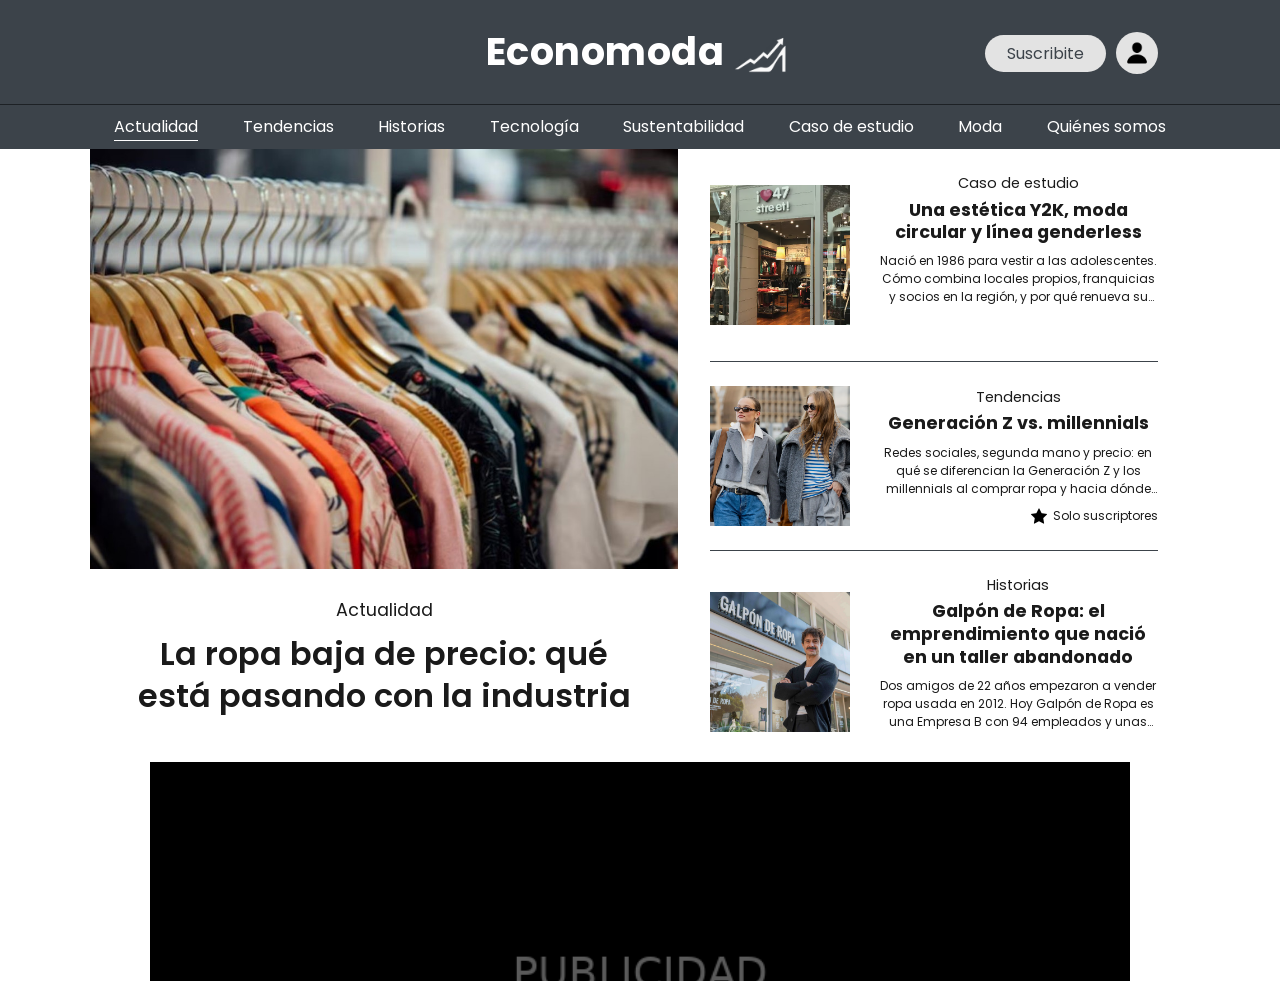
<file: index.html>
<!DOCTYPE html>
<html lang="es">
<head>
  <!-- ============================================================
       CONFIGURACIÓN BÁSICA DE LA PÁGINA
       ============================================================ -->
  <meta charset="UTF-8">
  <!-- Este meta es CLAVE para que la versión mobile se vea bien -->
  <meta name="viewport" content="width=device-width, initial-scale=1.0">
  <title>Economoda</title>

  <!-- Tipografía Poppins (Google Fonts): 400 regular, 600 semibold, 700 bold -->
  <link rel="preconnect" href="https://fonts.googleapis.com">
  <link rel="preconnect" href="https://fonts.gstatic.com" crossorigin>
  <link href="https://fonts.googleapis.com/css2?family=Poppins:wght@400;600;700&display=swap" rel="stylesheet">

  <!-- Hoja de estilos -->
  <link rel="stylesheet" href="css/styles.css">
  
  <link rel="icon" type="image/png" href="img/logo-tab.png">
  
</head>
<body>

  <!-- Contenedor general: en desktop se centra y limita el ancho -->
  <div class="pagina">

    <!-- ============================================================
         1. HEADER (logo + botón Suscribite + ícono de usuario)
         ============================================================ -->
    <header class="header">
      <!-- Logo: texto "Economoda" + ícono del logo -->
      <a href="#" class="logo" aria-label="Economoda, ir al inicio">
        <span class="logo__texto">Economoda</span>
        <img class="logo__icono" src="img/logo-grande-blanco.png" alt="">
      </a>

      <!-- Acciones de la derecha: suscripción y perfil -->
      <div class="header__acciones">
        <button class="boton-suscribite" type="button" data-abrir-modal>Suscribite</button>
        <button class="boton-usuario" type="button" aria-label="Mi cuenta" data-abrir-login>
          <img src="img/persona.png" alt="">
        </button>
      </div>
    </header>

    <!-- ============================================================
         2. NAVEGACIÓN (menú de secciones)
         En mobile se desplaza horizontalmente; en desktop se reparte.
         La sección activa de cada página viene marcada en su HTML.
         ============================================================ -->
    <nav class="menu" aria-label="Secciones">
      <ul class="menu__lista">
        <li><a href="#" class="menu__link menu__link--activo">Actualidad</a></li>
        <li><a href="tendencias/index.html" class="menu__link">Tendencias</a></li>
        <li><a href="historias/index.html" class="menu__link">Historias</a></li>
        <li><a href="tecnologia/index.html" class="menu__link">Tecnología</a></li>
        <li><a href="sustentabilidad/index.html" class="menu__link">Sustentabilidad</a></li>
        <li><a href="casos-de-estudio/index.html" class="menu__link">Caso de estudio</a></li>
        <li><a href="moda/index.html" class="menu__link">Moda</a></li>
        <li><a href="quienes-somos/index.html" class="menu__link">Quiénes somos</a></li>
      </ul>
    </nav>

    <!-- ============================================================
         3. CONTENIDO PRINCIPAL
         Mobile: nota principal arriba y notas apiladas debajo.
         Desktop: nota principal a la izquierda, notas a la derecha.
         ============================================================ -->
    <main class="contenido">

      <!-- ---------- 3.1 NOTA PRINCIPAL (portada) ---------- -->
      <article class="portada">
        <a href="actualidad/la-ropa-baja-de-precio-oct-2026/index.html" class="portada__enlace">
          <img class="portada__foto" src="img/nota1.png"
               alt="Camisas colgadas">

          <!-- Texto de la nota principal (en mobile va SOBRE la foto) -->
          <div class="portada__texto">
            <span class="portada__seccion">Actualidad</span>
            <h1 class="portada__titulo">La ropa baja de precio: qué está pasando con la industria</h1>
            </p>
          </div>
        </a>
      </article>

      <!-- ---------- 3.2 LISTA DE NOTAS ---------- -->
      <section class="notas" aria-label="Más notas">

        <!-- Nota 1 -->
        <article class="nota">
          <a href="casos-de-estudio/una-estetica-Y2K-oct-2026/index.html" class="nota__enlace">
            <span class="nota__seccion">Caso de estudio</span>
            <h2 class="nota__titulo">Una estética Y2K, moda circular y línea genderless</h2>
            <div class="nota__cuerpo">
              <img class="nota__foto" src="img/nota2inicio.png" alt="Vidriera de la tienda I Love 47">
              <!-- Bajada: 3 líneas -->
              <p class="bajada">
                Nació en 1986 para vestir a las adolescentes. Cómo combina locales propios,
				franquicias y socios en la región, y por qué renueva su estética en cada temporada.
              </p>
            </div>
          </a>
        </article>

        <!-- Nota 2 (exclusiva para suscriptores) -->
        <article class="nota nota--premium">
          <a href="#" class="nota__enlace" data-nota-premium>
            <span class="nota__seccion">Tendencias</span>
            <h2 class="nota__titulo">Generación Z vs. millennials</h2>
            <div class="nota__cuerpo">
              <img class="nota__foto" src="img/nota5inicio.png" alt="2 mujeres paseando">
              <p class="bajada">
                Redes sociales, segunda mano y precio: en qué se diferencian la Generación Z y los millennials al comprar ropa y hacia dónde va la industria
              </p>
            </div>
            <!-- Etiqueta "Solo suscriptores" con estrella -->
            <span class="etiqueta-premium">
              <img src="img/estrella-suscripcion.png" alt="">
              Solo suscriptores
            </span>
          </a>
        </article>

        <!-- Nota 3 -->
        <article class="nota" ID="nota3">
          <a href="historias/galpon-de-ropa-oct-2026/index.html" class="nota__enlace">
            <span class="nota__seccion">Historias</span>
            <h2 class="nota__titulo">Galpón de Ropa: el emprendimiento que nació en un taller abandonado</h2>
            <div class="nota__cuerpo">
              <img class="nota__foto" src="img/nota6inicio.png" alt="Hombre frente al local Galpon de Ropa">
              <p class="bajada">
                Dos amigos de 22 años empezaron a vender ropa usada en 2012. Hoy Galpón de Ropa es una Empresa B con 94 empleados y unas 40.000 prendas por mes.
              </p>
            </div>
          </a>
        </article>

        <!-- Publicidad (opcional: se puede borrar este bloque) 
        <aside class="publicidad" aria-label="Publicidad">
          <span class="publicidad__etiqueta">Publicidad</span>
          <img src="img/publicidad1.png" alt="Publicidad: BAFWEEK, Buenos Aires Fashion Week">
        </aside> -->

      </section>

      <!-- ---------- 3.3 BANNER DE PUBLICIDAD ----------
           Va DENTRO de .contenido, después de la portada y las notas.
           Ocupa todo el ancho (en desktop abarca las 2 columnas),
           por eso no se pisa con nada y el footer queda justo debajo. -->
      <aside class="banner" aria-label="Publicidad">
        <picture>
          <!-- Desktop/tablet (768px o más): banner horizontal -->
          <source media="(min-width: 768px)" srcset="img/publicidad-banner-desktop.png">
          <!-- Mobile: banner más alto, para que se vea bien en pantallas angostas -->
          <img src="img/publicidad-banner-mobile.png" alt="Espacio publicitario">
        </picture>
      </aside>
    </main>

    <!-- ============================================================
         3.4 FOOTER (redes sociales a la izquierda + logo a la derecha)
         ============================================================ -->
    <footer class="footer">
      <!-- Redes sociales -->
      <ul class="footer__redes">
        <li>
          <a href="https://www.instagram.com/economoda__/" class="footer__red" aria-label="Instagram de Economoda" target="_blank" rel="noopener noreferrer">
            <img src="img/logo-instagram.png" alt="Instagram">
          </a>
        </li>
        <li>
          <a href="mailto:economodaaa@gmail.com" class="footer__red" aria-label="Enviar un correo a Economoda">
            <img src="img/logo-x.png" alt="Gmail">
          </a>
        </li>
      </ul>

      <!-- Logo de Economoda (versión blanca) -->
      <img class="footer__logo" src="img/logo-footer.png" alt="Economoda">
    </footer>
  </div>

  <!-- ============================================================
       4. VENTANA (MODAL) DE SUSCRIPCIÓN
       Se abre con "Suscribite", con el ícono de usuario
       o al tocar una nota "Solo suscriptores".
       ============================================================ -->
  <div class="modal" id="modal" hidden>
    <div class="modal__caja" role="dialog" aria-modal="true" aria-labelledby="modal-titulo">
      <button class="modal__cerrar" type="button" aria-label="Cerrar" data-cerrar-modal>&times;</button>
      <img class="modal__logo" src="img/logo-largo-negro.png" alt="Economoda">
      <h2 id="modal-titulo" class="modal__titulo">Suscribite a Economoda</h2>
      <p class="modal__texto">Accedé a todas las notas exclusivas para suscriptores.</p>
      <button class="modal__boton" type="button" data-cerrar-modal>Quiero suscribirme</button>
    </div>
  </div>

  <!-- ============================================================
       5. VENTANA (MODAL) DE LOGIN
       Se abre con el ícono de usuario del header.
       Se cierra con la X, tocando afuera o con la tecla Escape.
       ============================================================ -->
  <div class="modal" id="modal-login" hidden>
    <div class="modal__caja modal__caja--login" role="dialog" aria-modal="true" aria-labelledby="login-titulo">
      <!-- Botón X para cerrar -->
      <button class="modal__cerrar" type="button" aria-label="Cerrar" data-cerrar-modal>&times;</button>

      <!-- Logo (ícono blanco) -->
      <img class="login__logo" src="img/logo-grande-blanco.png" alt="Economoda">

      <!-- Formulario de ingreso -->
      <form class="login__form" id="form-login" novalidate>
        <p id="login-titulo" class="login__texto">Para continuar, ingresá con tu cuenta</p>

        <!-- Campo de correo -->
        <label class="login__label" for="login-correo">Correo electrónico</label>
        <input class="login__input" type="email" id="login-correo" name="correo"
               placeholder="correo electrónico*" autocomplete="email" required>

        <!-- Mensaje de error (lo muestra el JS si el correo no es válido) -->
        <p class="login__error" id="login-error" hidden>Ingresá un correo electrónico válido.</p>

        <!-- Botón continuar -->
        <button class="login__boton" type="submit">Continuar</button>

        <!-- Link a registro -->
        <p class="login__registro">¿No tenés una cuenta? <a href="#" data-registro>Registrate</a></p>
      </form>
    </div>
  </div>

  <!-- Lógica de la página -->
  <script src="js/main.js"></script>
</body>
</html>
</file>
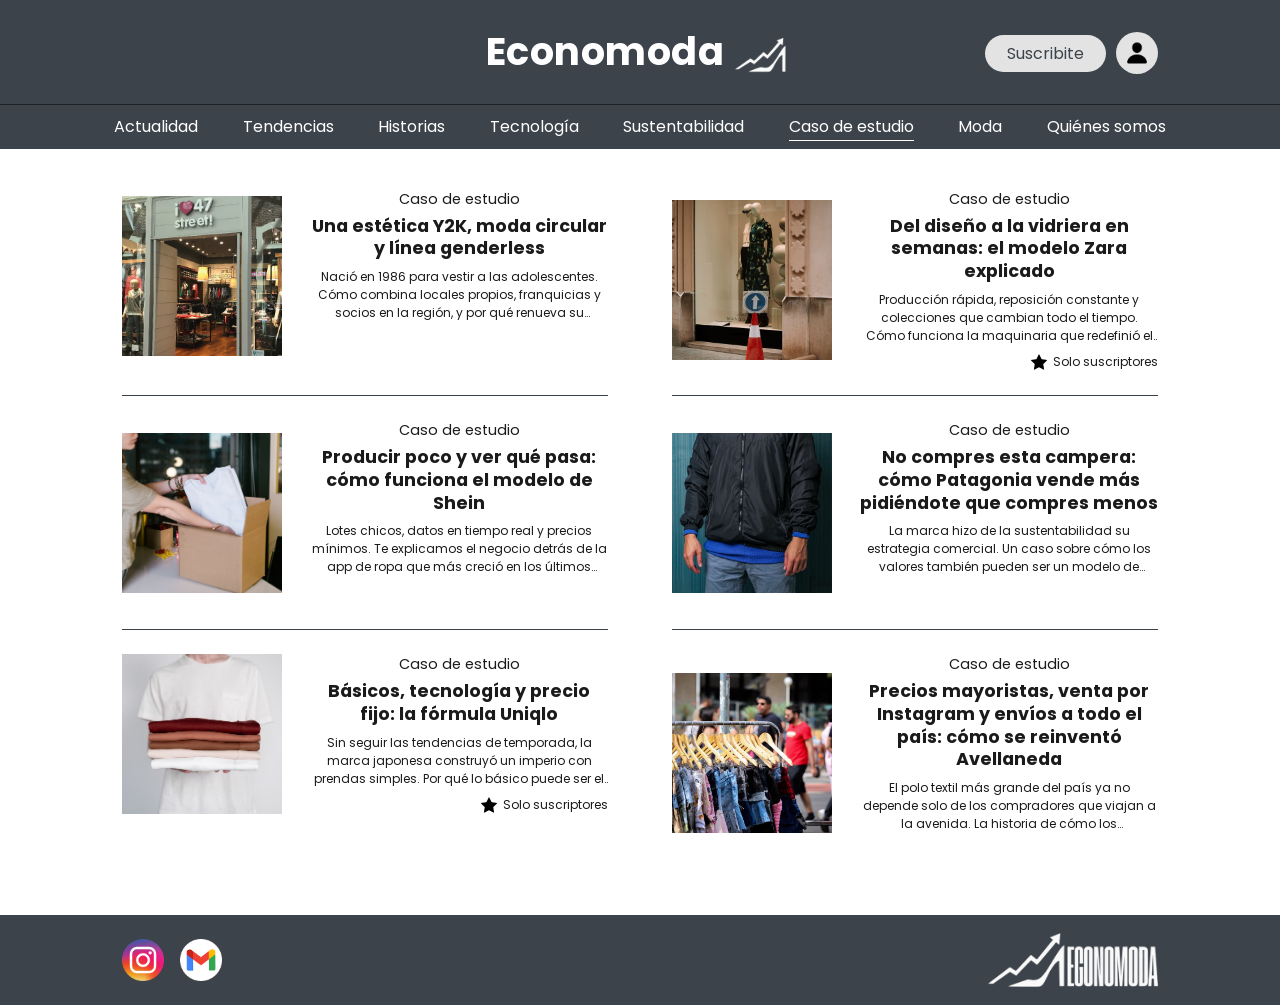
<file: casos-de-estudio/index.html>
<!DOCTYPE html>
<html lang="es">
<head>
  <!-- ============================================================
       CONFIGURACIÓN BÁSICA DE LA PÁGINA
       ============================================================ -->
  <meta charset="UTF-8">
  <!-- Este meta es CLAVE para que la versión mobile se vea bien -->
  <meta name="viewport" content="width=device-width, initial-scale=1.0">
  <title>Caso de estudio | Economoda</title>

  <!-- Tipografía Poppins (Google Fonts): 400 regular, 600 semibold, 700 bold -->
  <link rel="preconnect" href="https://fonts.googleapis.com">
  <link rel="preconnect" href="https://fonts.gstatic.com" crossorigin>
  <link href="https://fonts.googleapis.com/css2?family=Poppins:wght@400;600;700&display=swap" rel="stylesheet">

  <!-- Hoja de estilos -->
  <link rel="stylesheet" href="../css/styles.css">
  
  <link rel="icon" type="image/png" href="../img/logo-tab.png">
  
</head>
<body>

  <!-- Contenedor general: en desktop se centra y limita el ancho -->
  <div class="pagina">

    <!-- ============================================================
         1. HEADER (logo + botón Suscribite + ícono de usuario)
         ============================================================ -->
    <header class="header">
      <!-- Logo: texto "Economoda" + ícono del logo -->
      <a href="../index.html" class="logo" aria-label="Economoda, ir al inicio">
        <span class="logo__texto">Economoda</span>
        <img class="logo__icono" src="../img/logo-grande-blanco.png" alt="">
      </a>

      <!-- Acciones de la derecha: suscripción y perfil -->
      <div class="header__acciones">
        <button class="boton-suscribite" type="button" data-abrir-modal>Suscribite</button>
        <button class="boton-usuario" type="button" aria-label="Mi cuenta" data-abrir-login>
          <img src="../img/persona.png" alt="">
        </button>
      </div>
    </header>

    <!-- ============================================================
         2. NAVEGACIÓN (menú de secciones)
         En mobile se desplaza horizontalmente; en desktop se reparte.
         La sección activa de cada página viene marcada en su HTML.
         ============================================================ -->
    <nav class="menu" aria-label="Secciones">
      <ul class="menu__lista">
        <li><a href="../index.html" class="menu__link">Actualidad</a></li>
        <li><a href="../tendencias/index.html" class="menu__link">Tendencias</a></li>
        <li><a href="../historias/index.html" class="menu__link">Historias</a></li>
        <li><a href="../tecnologia/index.html" class="menu__link">Tecnología</a></li>
        <li><a href="../sustentabilidad/index.html" class="menu__link">Sustentabilidad</a></li>
        <li><a href="../casos-de-estudio/index.html" class="menu__link menu__link--activo">Caso de estudio</a></li>
        <li><a href="../moda/index.html" class="menu__link">Moda</a></li>
        <li><a href="../quienes-somos/index.html" class="menu__link">Quiénes somos</a></li>
      </ul>
    </nav>

    <!-- ============================================================
         3. CONTENIDO PRINCIPAL: SECCIÓN CASO DE ESTUDIO
         Mismo esquema que las demás secciones: solo listado de notas.
         Mobile: una columna; la primera nota es grande (destacada).
         Desktop (1000px o más): grilla de 2 columnas con foto grande a la izquierda.
         La primera nota es la de la home; el resto son templates con foto en negro.
         ============================================================ -->
    <main class="contenido contenido--listado">

      <section class="notas notas--listado" aria-label="Notas de Caso de estudio">

        <!-- Nota destacada: en mobile se ve grande, con la sección y el título SOBRE la foto.
             En tablet y desktop se ve igual que las demás notas.
             Es la misma nota que aparece en la home. -->
        <article class="nota nota--destacada">
          <a href="una-estetica-Y2K-oct-2026/index.html" class="nota__enlace">
            <span class="nota__seccion">Caso de estudio</span>
            <h2 class="nota__titulo">Una estética Y2K, moda circular y línea genderless</h2>
            <div class="nota__cuerpo">
              <img class="nota__foto" src="../img/nota2inicio.png" alt="Vidriera de la tienda I Love 47">
              <!-- Bajada: 3 líneas -->
              <p class="bajada">
                Nació en 1986 para vestir a las adolescentes. Cómo combina locales propios, franquicias y socios en la región, y por qué renueva su estética en cada temporada.
              </p>
            </div>
          </a>
        </article>

        <!-- Nota de ejemplo (template): reemplazar título, bajada y foto -->
        <article class="nota nota--premium">
          <a href="#" class="nota__enlace" data-nota-premium>
            <span class="nota__seccion">Caso de estudio</span>
            <h2 class="nota__titulo">Del diseño a la vidriera en semanas: el modelo Zara explicado</h2>
            <div class="nota__cuerpo">
              <img class="nota__foto" src="../img/nota2estudio.png" alt="Imagen de ejemplo">
              <!-- Bajada: 3 líneas -->
              <p class="bajada">
                Producción rápida, reposición constante y colecciones que cambian todo el tiempo. Cómo funciona la maquinaria que redefinió el negocio de la moda.
              </p>
            </div>
			<!-- Etiqueta "Solo suscriptores" con estrella -->
            <span class="etiqueta-premium">
              <img src="../img/estrella-suscripcion.png" alt="">
              Solo suscriptores
            </span>
          </a>
        </article>

        <article class="nota">
          <a href="#" class="nota__enlace">
            <span class="nota__seccion">Caso de estudio</span>
            <h2 class="nota__titulo">Producir poco y ver qué pasa: cómo funciona el modelo de Shein</h2>
            <div class="nota__cuerpo">
              <img class="nota__foto" src="../img/nota3estudio.png" alt="Imagen de ejemplo">
              <!-- Bajada: 3 líneas -->
              <p class="bajada">
                Lotes chicos, datos en tiempo real y precios mínimos. Te explicamos el negocio detrás de la app de ropa que más creció en los últimos años.
              </p>
            </div>
          </a>
        </article>

        <article class="nota">
          <a href="#" class="nota__enlace">
            <span class="nota__seccion">Caso de estudio</span>
            <h2 class="nota__titulo">No compres esta campera: cómo Patagonia vende más pidiéndote que compres menos</h2>
            <div class="nota__cuerpo">
              <img class="nota__foto" src="../img/nota4estudio.png" alt="Imagen de ejemplo">
              <!-- Bajada: 3 líneas -->
              <p class="bajada">
                La marca hizo de la sustentabilidad su estrategia comercial. Un caso sobre cómo los valores también pueden ser un modelo de negocio.
              </p>
            </div>
          </a>
        </article>

        <article class="nota nota--premium">
          <a href="#" class="nota__enlace" data-nota-premium>
            <span class="nota__seccion">Caso de estudio</span>
            <h2 class="nota__titulo">Básicos, tecnología y precio fijo: la fórmula Uniqlo</h2>
            <div class="nota__cuerpo">
              <img class="nota__foto" src="../img/nota5estudio.png" alt="Imagen de ejemplo">
              <!-- Bajada: 3 líneas -->
              <p class="bajada">
                Sin seguir las tendencias de temporada, la marca japonesa construyó un imperio con prendas simples. Por qué lo básico puede ser el mejor negocio.
              </p>
            </div>
			<!-- Etiqueta "Solo suscriptores" con estrella -->
            <span class="etiqueta-premium">
              <img src="../img/estrella-suscripcion.png" alt="">
              Solo suscriptores
            </span>
          </a>
        </article>

        <article class="nota">
          <a href="#" class="nota__enlace">
            <span class="nota__seccion">Caso de estudio</span>
            <h2 class="nota__titulo">Precios mayoristas, venta por Instagram y envíos a todo el país: cómo se reinventó Avellaneda</h2>
            <div class="nota__cuerpo">
              <img class="nota__foto" src="../img/nota6estudio.png" alt="Imagen de ejemplo">
              <!-- Bajada: 3 líneas -->
              <p class="bajada">
                El polo textil más grande del país ya no depende solo de los compradores que viajan a la avenida. La historia de cómo los comerciantes se adaptaron a la venta digital.
              </p>
            </div>
          </a>
        </article>

      </section>
    </main>

    <!-- ============================================================
         4. FOOTER (redes sociales a la izquierda + logo a la derecha)
         ============================================================ -->
    <footer class="footer">
      <!-- Redes sociales -->
      <ul class="footer__redes">
        <li>
          <a href="https://www.instagram.com/economoda__/" class="footer__red" aria-label="Instagram de Economoda" target="_blank" rel="noopener noreferrer">
            <img src="../img/logo-instagram.png" alt="Instagram">
          </a>
        </li>
        <li>
          <a href="mailto:economodaaa@gmail.com" class="footer__red" aria-label="Enviar un correo a Economoda">
            <img src="../img/logo-x.png" alt="Gmail">
          </a>
        </li>
      </ul>

      <!-- Logo de Economoda (versión blanca) -->
      <img class="footer__logo" src="../img/logo-footer.png" alt="Economoda">
    </footer>
  </div>

  <!-- ============================================================
       5. VENTANA (MODAL) DE SUSCRIPCIÓN
       Se abre con "Suscribite", con el ícono de usuario
       o al tocar una nota "Solo suscriptores".
       ============================================================ -->
  <div class="modal" id="modal" hidden>
    <div class="modal__caja" role="dialog" aria-modal="true" aria-labelledby="modal-titulo">
      <button class="modal__cerrar" type="button" aria-label="Cerrar" data-cerrar-modal>&times;</button>
      <img class="modal__logo" src="../img/logo-largo-negro.png" alt="Economoda">
      <h2 id="modal-titulo" class="modal__titulo">Suscribite a Economoda</h2>
      <p class="modal__texto">Accedé a todas las notas exclusivas para suscriptores.</p>
      <button class="modal__boton" type="button" data-cerrar-modal>Quiero suscribirme</button>
    </div>
  </div>

  <!-- ============================================================
       6. VENTANA (MODAL) DE LOGIN
       Se abre con el ícono de usuario del header.
       Se cierra con la X, tocando afuera o con la tecla Escape.
       ============================================================ -->
  <div class="modal" id="modal-login" hidden>
    <div class="modal__caja modal__caja--login" role="dialog" aria-modal="true" aria-labelledby="login-titulo">
      <!-- Botón X para cerrar -->
      <button class="modal__cerrar" type="button" aria-label="Cerrar" data-cerrar-modal>&times;</button>

      <!-- Logo (ícono blanco) -->
      <img class="login__logo" src="../img/logo-grande-blanco.png" alt="Economoda">

      <!-- Formulario de ingreso -->
      <form class="login__form" id="form-login" novalidate>
        <p id="login-titulo" class="login__texto">Para continuar, ingresá con tu cuenta</p>

        <!-- Campo de correo -->
        <label class="login__label" for="login-correo">Correo electrónico</label>
        <input class="login__input" type="email" id="login-correo" name="correo"
               placeholder="correo electrónico*" autocomplete="email" required>

        <!-- Mensaje de error (lo muestra el JS si el correo no es válido) -->
        <p class="login__error" id="login-error" hidden>Ingresá un correo electrónico válido.</p>

        <!-- Botón continuar -->
        <button class="login__boton" type="submit">Continuar</button>

        <!-- Link a registro -->
        <p class="login__registro">¿No tenés una cuenta? <a href="#" data-registro>Registrate</a></p>
      </form>
    </div>
  </div>

  <!-- Lógica de la página -->
  <script src="../js/main.js"></script>
</body>
</html>
</file>
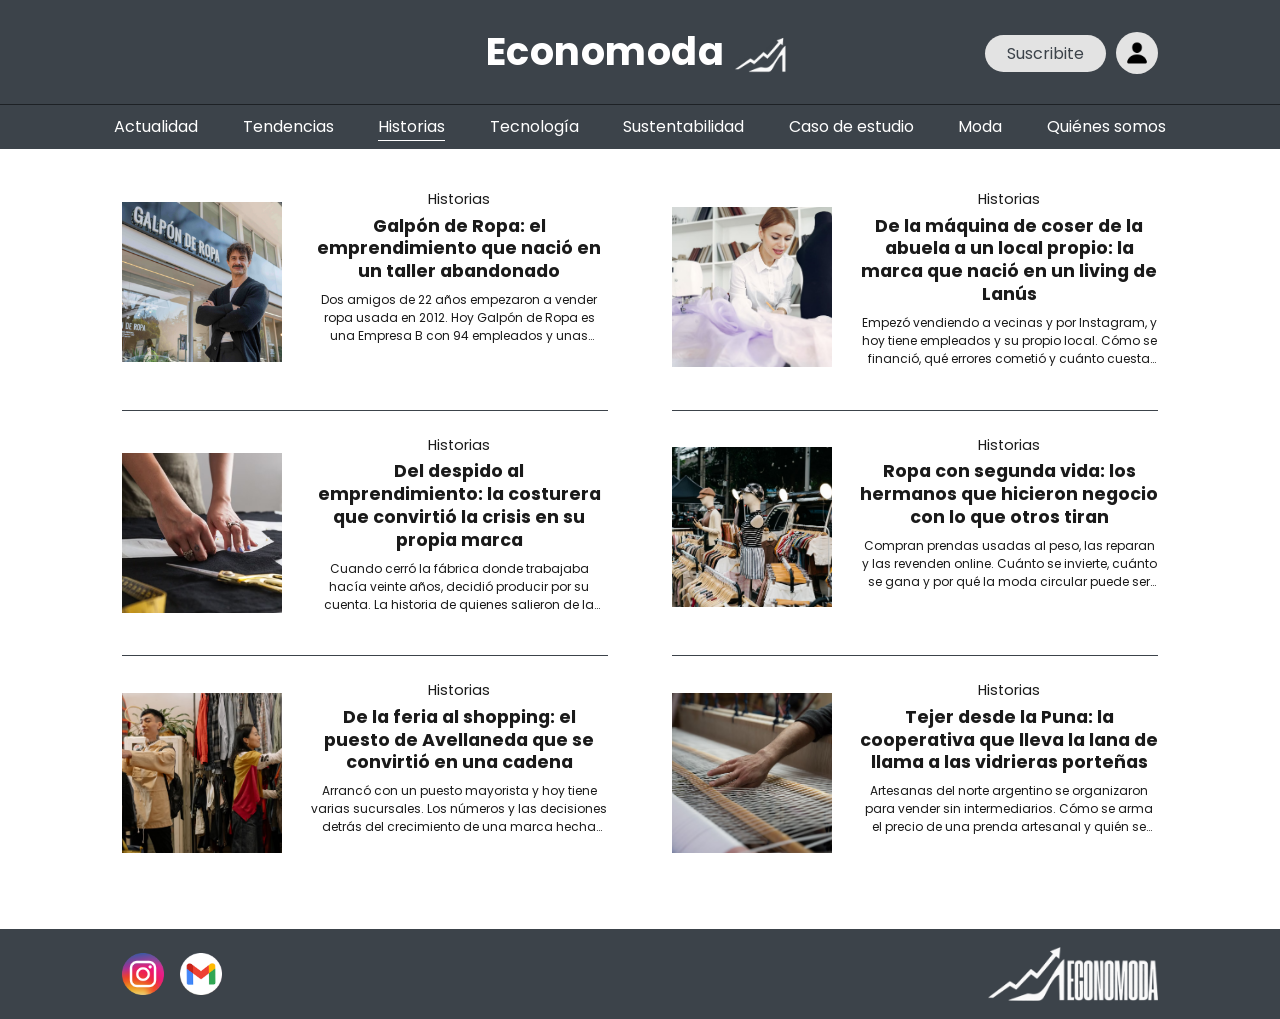
<file: historias/index.html>
<!DOCTYPE html>
<html lang="es">
<head>
  <!-- ============================================================
       CONFIGURACIÓN BÁSICA DE LA PÁGINA
       ============================================================ -->
  <meta charset="UTF-8">
  <!-- Este meta es CLAVE para que la versión mobile se vea bien -->
  <meta name="viewport" content="width=device-width, initial-scale=1.0">
  <title>Historias | Economoda</title>

  <!-- Tipografía Poppins (Google Fonts): 400 regular, 600 semibold, 700 bold -->
  <link rel="preconnect" href="https://fonts.googleapis.com">
  <link rel="preconnect" href="https://fonts.gstatic.com" crossorigin>
  <link href="https://fonts.googleapis.com/css2?family=Poppins:wght@400;600;700&display=swap" rel="stylesheet">

  <!-- Hoja de estilos -->
  <link rel="stylesheet" href="../css/styles.css">
  
  <link rel="icon" type="image/png" href="../img/logo-tab.png">
  
</head>
<body>

  <!-- Contenedor general: en desktop se centra y limita el ancho -->
  <div class="pagina">

    <!-- ============================================================
         1. HEADER (logo + botón Suscribite + ícono de usuario)
         ============================================================ -->
    <header class="header">
      <!-- Logo: texto "Economoda" + ícono del logo -->
      <a href="../index.html" class="logo" aria-label="Economoda, ir al inicio">
        <span class="logo__texto">Economoda</span>
        <img class="logo__icono" src="../img/logo-grande-blanco.png" alt="">
      </a>

      <!-- Acciones de la derecha: suscripción y perfil -->
      <div class="header__acciones">
        <button class="boton-suscribite" type="button" data-abrir-modal>Suscribite</button>
        <button class="boton-usuario" type="button" aria-label="Mi cuenta" data-abrir-login>
          <img src="../img/persona.png" alt="">
        </button>
      </div>
    </header>

    <!-- ============================================================
         2. NAVEGACIÓN (menú de secciones)
         En mobile se desplaza horizontalmente; en desktop se reparte.
         La sección activa de cada página viene marcada en su HTML.
         ============================================================ -->
    <nav class="menu" aria-label="Secciones">
      <ul class="menu__lista">
        <li><a href="../index.html" class="menu__link">Actualidad</a></li>
        <li><a href="../tendencias/index.html" class="menu__link">Tendencias</a></li>
        <li><a href="../historias/index.html" class="menu__link menu__link--activo">Historias</a></li>
        <li><a href="../tecnologia/index.html" class="menu__link">Tecnología</a></li>
        <li><a href="../sustentabilidad/index.html" class="menu__link">Sustentabilidad</a></li>
        <li><a href="../casos-de-estudio/index.html" class="menu__link">Caso de estudio</a></li>
        <li><a href="../moda/index.html" class="menu__link">Moda</a></li>
        <li><a href="../quienes-somos/index.html" class="menu__link">Quiénes somos</a></li>
      </ul>
    </nav>

    <!-- ============================================================
         3. CONTENIDO PRINCIPAL: SECCIÓN HISTORIAS
         Mismo esquema que Moda y Sustentabilidad: solo listado de notas.
         Mobile: una columna; la primera nota es grande (destacada).
         Desktop (1000px o más): grilla de 2 columnas con foto grande a la izquierda.
         La primera nota es la de la home; el resto son templates con foto en negro.
         ============================================================ -->
    <main class="contenido contenido--listado">

      <section class="notas notas--listado" aria-label="Notas de Historias">

        <!-- Nota destacada: en mobile se ve grande, con la sección y el título SOBRE la foto.
             En tablet y desktop se ve igual que las demás notas.
             Es la misma nota que aparece en la home. -->
        <article class="nota nota--destacada">
          <a href="galpon-de-ropa-oct-2026/index.html" class="nota__enlace">
            <span class="nota__seccion">Historias</span>
            <h2 class="nota__titulo">Galpón de Ropa: el emprendimiento que nació en un taller abandonado</h2>
            <div class="nota__cuerpo">
              <img class="nota__foto" src="../img/nota6inicio.png" alt="Hombre frente al local Galpón de Ropa">
              <!-- Bajada: 3 líneas -->
              <p class="bajada">
                Dos amigos de 22 años empezaron a vender ropa usada en 2012. Hoy Galpón de Ropa es una Empresa B con 94 empleados y unas 40.000 prendas por mes.
              </p>
            </div>
          </a>
        </article>

        <!-- Nota de ejemplo (template): reemplazar título, bajada y foto -->
        <article class="nota">
          <a href="#" class="nota__enlace">
            <span class="nota__seccion">Historias</span>
            <h2 class="nota__titulo">De la máquina de coser de la abuela a un local propio: la marca que nació en un living de Lanús</h2>
            <div class="nota__cuerpo">
              <img class="nota__foto" src="../img/nota2historias.png" alt="Imagen de ejemplo">
              <!-- Bajada: 3 líneas -->
              <p class="bajada">
                Empezó vendiendo a vecinas y por Instagram, y hoy tiene empleados y su propio local. Cómo se financió, qué errores cometió y cuánto cuesta dar el salto del living a la calle..
              </p>
            </div>
          </a>
        </article>

        <article class="nota">
          <a href="#" class="nota__enlace">
            <span class="nota__seccion">Historias</span>
            <h2 class="nota__titulo">Del despido al emprendimiento: la costurera que convirtió la crisis en su propia marca</h2>
            <div class="nota__cuerpo">
              <img class="nota__foto" src="../img/nota3historias.png" alt="Imagen de ejemplo">
              <!-- Bajada: 3 líneas -->
              <p class="bajada">
                Cuando cerró la fábrica donde trabajaba hacía veinte años, decidió producir por su cuenta. La historia de quienes salieron de la industria textil y se reinventaron solos.
              </p>
            </div>
          </a>
        </article>

        <article class="nota">
          <a href="#" class="nota__enlace">
            <span class="nota__seccion">Historias</span>
            <h2 class="nota__titulo">Ropa con segunda vida: los hermanos que hicieron negocio con lo que otros tiran</h2>
            <div class="nota__cuerpo">
              <img class="nota__foto" src="../img/nota4historias.png" alt="Imagen de ejemplo">
              <!-- Bajada: 3 líneas -->
              <p class="bajada">
                Compran prendas usadas al peso, las reparan y las revenden online. Cuánto se invierte, cuánto se gana y por qué la moda circular puede ser rentable.
              </p>
            </div>
          </a>
        </article>

        <article class="nota">
          <a href="#" class="nota__enlace">
            <span class="nota__seccion">Historias</span>
            <h2 class="nota__titulo">De la feria al shopping: el puesto de Avellaneda que se convirtió en una cadena</h2>
            <div class="nota__cuerpo">
              <img class="nota__foto" src="../img/nota5historias.png" alt="Imagen de ejemplo">
              <!-- Bajada: 3 líneas -->
              <p class="bajada">
                Arrancó con un puesto mayorista y hoy tiene varias sucursales. Los números y las decisiones detrás del crecimiento de una marca hecha desde abajo.
              </p>
            </div>
          </a>
        </article>

        <article class="nota">
          <a href="#" class="nota__enlace">
            <span class="nota__seccion">Historias</span>
            <h2 class="nota__titulo">Tejer desde la Puna: la cooperativa que lleva la lana de llama a las vidrieras porteñas</h2>
            <div class="nota__cuerpo">
              <img class="nota__foto" src="../img/nota6historias.png" alt="Imagen de ejemplo">
              <!-- Bajada: 3 líneas -->
              <p class="bajada">
                Artesanas del norte argentino se organizaron para vender sin intermediarios. Cómo se arma el precio de una prenda artesanal y quién se queda con cada parte.
              </p>
            </div>
          </a>
        </article>

      </section>
    </main>

    <!-- ============================================================
         4. FOOTER (redes sociales a la izquierda + logo a la derecha)
         ============================================================ -->
    <footer class="footer">
      <!-- Redes sociales -->
      <ul class="footer__redes">
        <li>
          <a href="https://www.instagram.com/economoda__/" class="footer__red" aria-label="Instagram de Economoda" target="_blank" rel="noopener noreferrer">
            <img src="../img/logo-instagram.png" alt="Instagram">
          </a>
        </li>
        <li>
          <a href="mailto:economodaaa@gmail.com" class="footer__red" aria-label="Enviar un correo a Economoda">
            <img src="../img/logo-x.png" alt="Gmail">
          </a>
        </li>
      </ul>

      <!-- Logo de Economoda (versión blanca) -->
      <img class="footer__logo" src="../img/logo-footer.png" alt="Economoda">
    </footer>
  </div>

  <!-- ============================================================
       5. VENTANA (MODAL) DE SUSCRIPCIÓN
       Se abre con "Suscribite", con el ícono de usuario
       o al tocar una nota "Solo suscriptores".
       ============================================================ -->
  <div class="modal" id="modal" hidden>
    <div class="modal__caja" role="dialog" aria-modal="true" aria-labelledby="modal-titulo">
      <button class="modal__cerrar" type="button" aria-label="Cerrar" data-cerrar-modal>&times;</button>
      <img class="modal__logo" src="../img/logo-largo-negro.png" alt="Economoda">
      <h2 id="modal-titulo" class="modal__titulo">Suscribite a Economoda</h2>
      <p class="modal__texto">Accedé a todas las notas exclusivas para suscriptores.</p>
      <button class="modal__boton" type="button" data-cerrar-modal>Quiero suscribirme</button>
    </div>
  </div>

  <!-- ============================================================
       6. VENTANA (MODAL) DE LOGIN
       Se abre con el ícono de usuario del header.
       Se cierra con la X, tocando afuera o con la tecla Escape.
       ============================================================ -->
  <div class="modal" id="modal-login" hidden>
    <div class="modal__caja modal__caja--login" role="dialog" aria-modal="true" aria-labelledby="login-titulo">
      <!-- Botón X para cerrar -->
      <button class="modal__cerrar" type="button" aria-label="Cerrar" data-cerrar-modal>&times;</button>

      <!-- Logo (ícono blanco) -->
      <img class="login__logo" src="../img/logo-grande-blanco.png" alt="Economoda">

      <!-- Formulario de ingreso -->
      <form class="login__form" id="form-login" novalidate>
        <p id="login-titulo" class="login__texto">Para continuar, ingresá con tu cuenta</p>

        <!-- Campo de correo -->
        <label class="login__label" for="login-correo">Correo electrónico</label>
        <input class="login__input" type="email" id="login-correo" name="correo"
               placeholder="correo electrónico*" autocomplete="email" required>

        <!-- Mensaje de error (lo muestra el JS si el correo no es válido) -->
        <p class="login__error" id="login-error" hidden>Ingresá un correo electrónico válido.</p>

        <!-- Botón continuar -->
        <button class="login__boton" type="submit">Continuar</button>

        <!-- Link a registro -->
        <p class="login__registro">¿No tenés una cuenta? <a href="#" data-registro>Registrate</a></p>
      </form>
    </div>
  </div>

  <!-- Lógica de la página -->
  <script src="../js/main.js"></script>
</body>
</html>
</file>
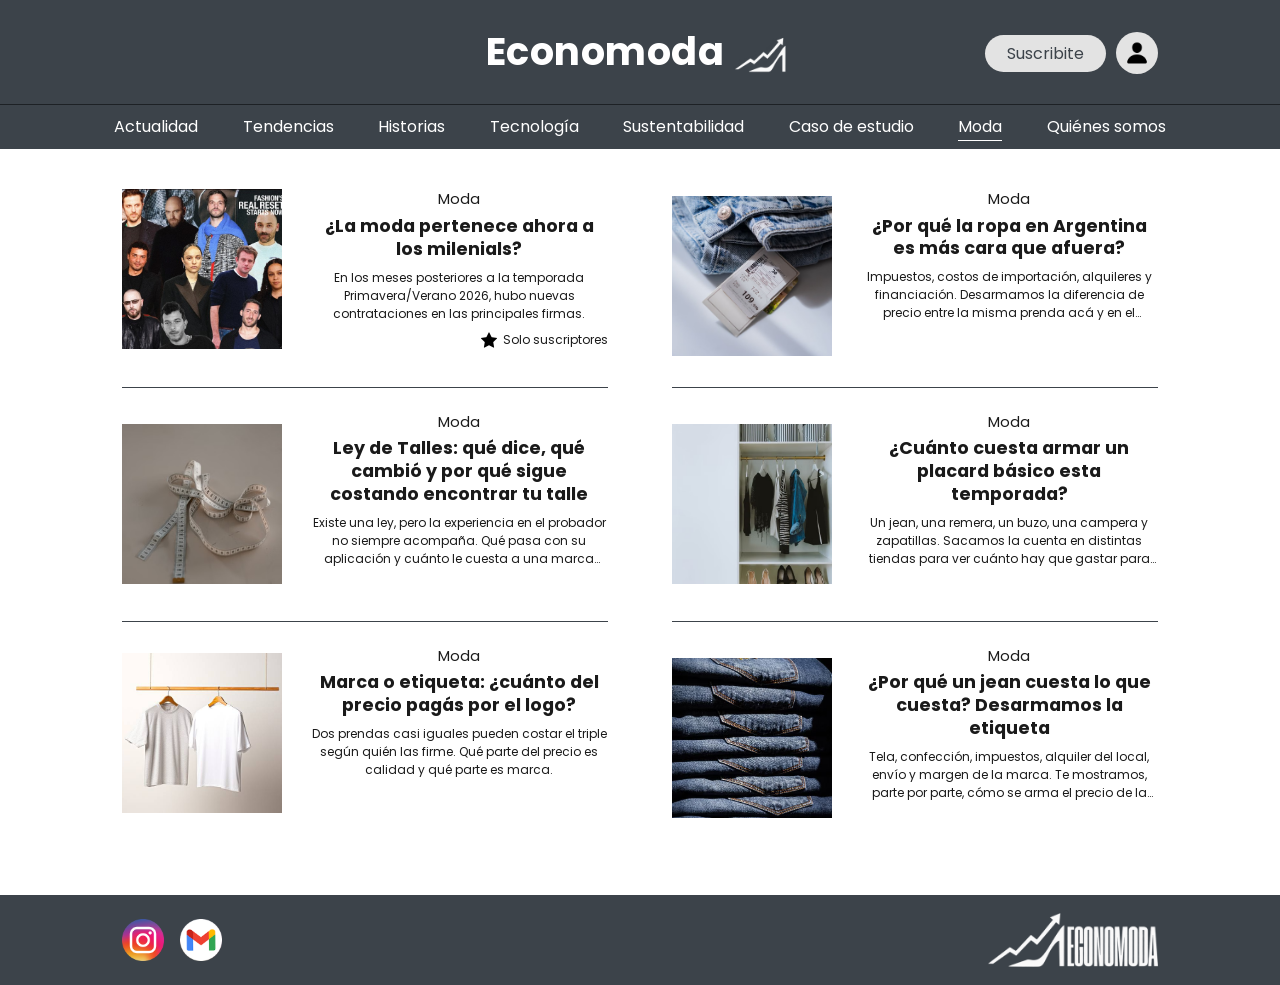
<file: moda/index.html>
<!DOCTYPE html>
<html lang="es">
<head>
  <!-- ============================================================
       CONFIGURACIÓN BÁSICA DE LA PÁGINA
       ============================================================ -->
  <meta charset="UTF-8">
  <!-- Este meta es CLAVE para que la versión mobile se vea bien -->
  <meta name="viewport" content="width=device-width, initial-scale=1.0">
  <title>Moda | Economoda</title>

  <!-- Tipografía Poppins (Google Fonts): 400 regular, 600 semibold, 700 bold -->
  <link rel="preconnect" href="https://fonts.googleapis.com">
  <link rel="preconnect" href="https://fonts.gstatic.com" crossorigin>
  <link href="https://fonts.googleapis.com/css2?family=Poppins:wght@400;600;700&display=swap" rel="stylesheet">

  <!-- Hoja de estilos -->
  <link rel="stylesheet" href="../css/styles.css">
  
  <link rel="icon" type="image/png" href="../img/logo-tab.png">
  
</head>
<body>

  <!-- Contenedor general: en desktop se centra y limita el ancho -->
  <div class="pagina">

    <!-- ============================================================
         1. HEADER (logo + botón Suscribite + ícono de usuario)
         ============================================================ -->
    <header class="header">
      <!-- Logo: texto "Economoda" + ícono del logo -->
      <a href="../index.html" class="logo" aria-label="Economoda, ir al inicio">
        <span class="logo__texto">Economoda</span>
        <img class="logo__icono" src="../img/logo-grande-blanco.png" alt="">
      </a>

      <!-- Acciones de la derecha: suscripción y perfil -->
      <div class="header__acciones">
        <button class="boton-suscribite" type="button" data-abrir-modal>Suscribite</button>
        <button class="boton-usuario" type="button" aria-label="Mi cuenta" data-abrir-login>
          <img src="../img/persona.png" alt="">
        </button>
      </div>
    </header>

    <!-- ============================================================
         2. NAVEGACIÓN (menú de secciones)
         En mobile se desplaza horizontalmente; en desktop se reparte.
         La sección activa de cada página viene marcada en su HTML.
         ============================================================ -->
    <nav class="menu" aria-label="Secciones">
      <ul class="menu__lista">
        <li><a href="../index.html" class="menu__link">Actualidad</a></li>
        <li><a href="../tendencias/index.html" class="menu__link">Tendencias</a></li>
        <li><a href="../historias/index.html" class="menu__link">Historias</a></li>
        <li><a href="../tecnologia/index.html" class="menu__link">Tecnología</a></li>
        <li><a href="../sustentabilidad/index.html" class="menu__link">Sustentabilidad</a></li>
        <li><a href="../casos-de-estudio/index.html" class="menu__link">Caso de estudio</a></li>
        <li><a href="../moda/index.html" class="menu__link menu__link--activo">Moda</a></li>
        <li><a href="../quienes-somos/index.html" class="menu__link">Quiénes somos</a></li>
      </ul>
    </nav>

    <!-- ============================================================
         3. CONTENIDO PRINCIPAL: SECCIÓN MODA
         Mismo esquema que Sustentabilidad: solo listado de notas.
         Mobile: una columna; la primera nota es grande (destacada).
         Desktop (1000px o más): grilla de 2 columnas con foto grande a la izquierda.
         (Los textos y fotos son de ejemplo: se reemplazan por las notas reales)
         ============================================================ -->
    <main class="contenido contenido--listado">

      <section class="notas notas--listado" aria-label="Notas de Moda">

        <!-- Nota destacada: en mobile se ve grande, con la sección y el título SOBRE la foto.
             En tablet y desktop se ve igual que las demás notas. -->
        <article class="nota nota--destacada nota--premium">
          <a href="#" class="nota__enlace" data-nota-premium>
            <span class="nota__seccion">Moda</span>
            <h2 class="nota__titulo">¿La moda pertenece ahora a los milenials?</h2>
            <div class="nota__cuerpo">
              <img class="nota__foto" src="../img/foto-nota2.jpg" alt="Collage de diseñadores de moda">
              <!-- Bajada: 3 líneas -->
              <p class="bajada">
                En los meses posteriores a la temporada Primavera/Verano 2026, hubo nuevas contrataciones en las principales firmas.
              </p>
            </div>
            <!-- Etiqueta "Solo suscriptores" con estrella -->
            <span class="etiqueta-premium">
              <img src="../img/estrella-suscripcion.png" alt="">
              Solo suscriptores
            </span>
          </a>
        </article>

        <article class="nota">
          <a href="#" class="nota__enlace">
            <span class="nota__seccion">Moda</span>
            <h2 class="nota__titulo">¿Por qué la ropa en Argentina es más cara que afuera?</h2>
            <div class="nota__cuerpo">
              <img class="nota__foto" src="../img/nota2moda.png" alt="Imagen de ejemplo">
              <!-- Bajada: 3 líneas -->
              <p class="bajada">
                Impuestos, costos de importación, alquileres y financiación. Desarmamos la diferencia de precio entre la misma prenda acá y en el exterior.
              </p>
            </div>
          </a>
        </article>

        <article class="nota">
          <a href="#" class="nota__enlace">
            <span class="nota__seccion">Moda</span>
            <h2 class="nota__titulo">Ley de Talles: qué dice, qué cambió y por qué sigue costando encontrar tu talle</h2>
            <div class="nota__cuerpo">
              <img class="nota__foto" src="../img/nota3moda.png" alt="Imagen de ejemplo">
              <!-- Bajada: 3 líneas -->
              <p class="bajada">
                Existe una ley, pero la experiencia en el probador no siempre acompaña. Qué pasa con su aplicación y cuánto le cuesta a una marca ampliar su curva de talles.
              </p>
            </div>
          </a>
        </article>

        <article class="nota">
          <a href="#" class="nota__enlace">
            <span class="nota__seccion">Moda</span>
            <h2 class="nota__titulo">¿Cuánto cuesta armar un placard básico esta temporada?</h2>
            <div class="nota__cuerpo">
              <img class="nota__foto" src="../img/nota4moda.png" alt="Imagen de ejemplo">
              <!-- Bajada: 3 líneas -->
              <p class="bajada">
                Un jean, una remera, un buzo, una campera y zapatillas. Sacamos la cuenta en distintas tiendas para ver cuánto hay que gastar para vestirse.
              </p>
            </div>
          </a>
        </article>

        <article class="nota">
          <a href="#" class="nota__enlace">
            <span class="nota__seccion">Moda</span>
            <h2 class="nota__titulo">Marca o etiqueta: ¿cuánto del precio pagás por el logo?</h2>
            <div class="nota__cuerpo">
              <img class="nota__foto" src="../img/nota5moda.png" alt="Imagen de ejemplo">
              <!-- Bajada: 3 líneas -->
              <p class="bajada">
                Dos prendas casi iguales pueden costar el triple según quién las firme. Qué parte del precio es calidad y qué parte es marca.
              </p>
            </div>
          </a>
        </article>

        <article class="nota">
          <a href="#" class="nota__enlace">
            <span class="nota__seccion">Moda</span>
            <h2 class="nota__titulo">¿Por qué un jean cuesta lo que cuesta? Desarmamos la etiqueta</h2>
            <div class="nota__cuerpo">
              <img class="nota__foto" src="../img/nota6moda.png" alt="Imagen de ejemplo">
              <!-- Bajada: 3 líneas -->
              <p class="bajada">
                Tela, confección, impuestos, alquiler del local, envío y margen de la marca. Te mostramos, parte por parte, cómo se arma el precio de la prenda más usada del placard.
              </p>
            </div>
          </a>
        </article>

      </section>
    </main>

    <!-- ============================================================
         4. FOOTER (redes sociales a la izquierda + logo a la derecha)
         ============================================================ -->
    <footer class="footer">
      <!-- Redes sociales -->
      <ul class="footer__redes">
        <li>
          <a href="https://www.instagram.com/economoda__/" class="footer__red" aria-label="Instagram de Economoda" target="_blank" rel="noopener noreferrer">
            <img src="../img/logo-instagram.png" alt="Instagram">
          </a>
        </li>
        <li>
          <a href="mailto:economodaaa@gmail.com" class="footer__red" aria-label="Enviar un correo a Economoda">
            <img src="../img/logo-x.png" alt="Gmail">
          </a>
        </li>
      </ul>

      <!-- Logo de Economoda (versión blanca) -->
      <img class="footer__logo" src="../img/logo-footer.png" alt="Economoda">
    </footer>
  </div>

  <!-- ============================================================
       5. VENTANA (MODAL) DE SUSCRIPCIÓN
       Se abre con "Suscribite", con el ícono de usuario
       o al tocar una nota "Solo suscriptores".
       ============================================================ -->
  <div class="modal" id="modal" hidden>
    <div class="modal__caja" role="dialog" aria-modal="true" aria-labelledby="modal-titulo">
      <button class="modal__cerrar" type="button" aria-label="Cerrar" data-cerrar-modal>&times;</button>
      <img class="modal__logo" src="../img/logo-largo-negro.png" alt="Economoda">
      <h2 id="modal-titulo" class="modal__titulo">Suscribite a Economoda</h2>
      <p class="modal__texto">Accedé a todas las notas exclusivas para suscriptores.</p>
      <button class="modal__boton" type="button" data-cerrar-modal>Quiero suscribirme</button>
    </div>
  </div>

  <!-- ============================================================
       6. VENTANA (MODAL) DE LOGIN
       Se abre con el ícono de usuario del header.
       Se cierra con la X, tocando afuera o con la tecla Escape.
       ============================================================ -->
  <div class="modal" id="modal-login" hidden>
    <div class="modal__caja modal__caja--login" role="dialog" aria-modal="true" aria-labelledby="login-titulo">
      <!-- Botón X para cerrar -->
      <button class="modal__cerrar" type="button" aria-label="Cerrar" data-cerrar-modal>&times;</button>

      <!-- Logo (ícono blanco) -->
      <img class="login__logo" src="../img/logo-grande-blanco.png" alt="Economoda">

      <!-- Formulario de ingreso -->
      <form class="login__form" id="form-login" novalidate>
        <p id="login-titulo" class="login__texto">Para continuar, ingresá con tu cuenta</p>

        <!-- Campo de correo -->
        <label class="login__label" for="login-correo">Correo electrónico</label>
        <input class="login__input" type="email" id="login-correo" name="correo"
               placeholder="correo electrónico*" autocomplete="email" required>

        <!-- Mensaje de error (lo muestra el JS si el correo no es válido) -->
        <p class="login__error" id="login-error" hidden>Ingresá un correo electrónico válido.</p>

        <!-- Botón continuar -->
        <button class="login__boton" type="submit">Continuar</button>

        <!-- Link a registro -->
        <p class="login__registro">¿No tenés una cuenta? <a href="#" data-registro>Registrate</a></p>
      </form>
    </div>
  </div>

  <!-- Lógica de la página -->
  <script src="../js/main.js"></script>
</body>
</html>
</file>
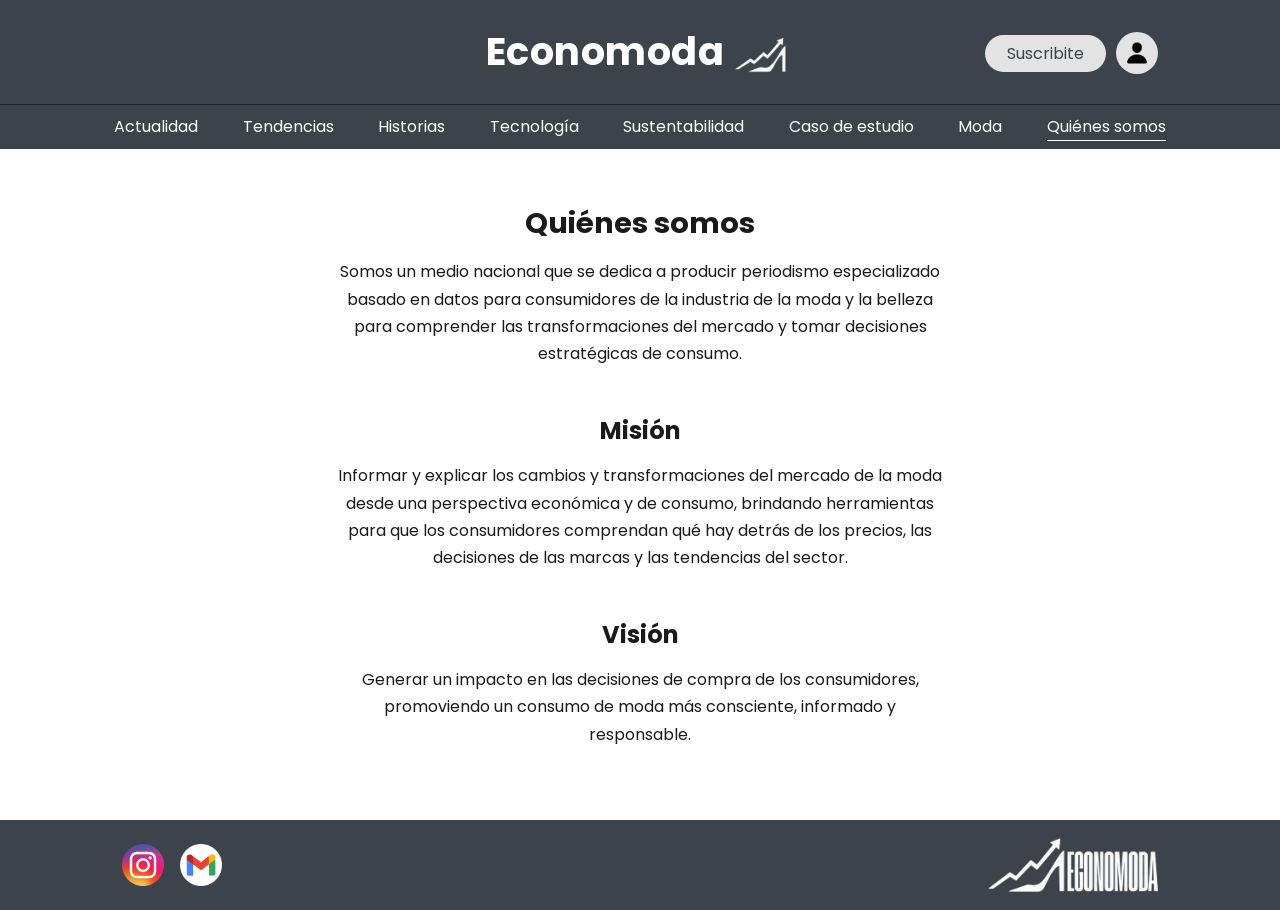
<file: quienes-somos/index.html>
<!DOCTYPE html>
<html lang="es">
<head>
  <!-- ============================================================
       CONFIGURACIÓN BÁSICA DE LA PÁGINA
       ============================================================ -->
  <meta charset="UTF-8">
  <!-- Este meta es CLAVE para que la versión mobile se vea bien -->
  <meta name="viewport" content="width=device-width, initial-scale=1.0">
  <title>Quiénes somos | Economoda</title>

  <!-- Tipografía Poppins (Google Fonts): 400 regular, 600 semibold, 700 bold -->
  <link rel="preconnect" href="https://fonts.googleapis.com">
  <link rel="preconnect" href="https://fonts.gstatic.com" crossorigin>
  <link href="https://fonts.googleapis.com/css2?family=Poppins:wght@400;600;700&display=swap" rel="stylesheet">

  <!-- Hoja de estilos -->
  <link rel="stylesheet" href="../css/styles.css">
  
  <link rel="icon" type="image/png" href="../img/logo-tab.png">
  
</head>
<body>

  <!-- Contenedor general: en desktop se centra y limita el ancho -->
  <div class="pagina">

    <!-- ============================================================
         1. HEADER (logo + botón Suscribite + ícono de usuario)
         ============================================================ -->
    <header class="header">
      <!-- Logo: texto "Economoda" + ícono del logo -->
      <a href="../index.html" class="logo" aria-label="Economoda, ir al inicio">
        <span class="logo__texto">Economoda</span>
        <img class="logo__icono" src="../img/logo-grande-blanco.png" alt="">
      </a>

      <!-- Acciones de la derecha: suscripción y perfil -->
      <div class="header__acciones">
        <button class="boton-suscribite" type="button" data-abrir-modal>Suscribite</button>
        <button class="boton-usuario" type="button" aria-label="Mi cuenta" data-abrir-login>
          <img src="../img/persona.png" alt="">
        </button>
      </div>
    </header>

    <!-- ============================================================
         2. NAVEGACIÓN (menú de secciones)
         En mobile se desplaza horizontalmente; en desktop se reparte.
         La sección activa de cada página viene marcada en su HTML.
         ============================================================ -->
    <nav class="menu" aria-label="Secciones">
      <ul class="menu__lista">
        <li><a href="../index.html" class="menu__link">Actualidad</a></li>
        <li><a href="../tendencias/index.html" class="menu__link">Tendencias</a></li>
        <li><a href="../historias/index.html" class="menu__link">Historias</a></li>
        <li><a href="../tecnologia/index.html" class="menu__link">Tecnología</a></li>
        <li><a href="../sustentabilidad/index.html" class="menu__link">Sustentabilidad</a></li>
        <li><a href="../casos-de-estudio/index.html" class="menu__link">Caso de estudio</a></li>
        <li><a href="../moda/index.html" class="menu__link">Moda</a></li>
        <li><a href="../quienes-somos/index.html" class="menu__link menu__link--activo">Quiénes somos</a></li>
      </ul>
    </nav>

    <!-- ============================================================
         3. CONTENIDO PRINCIPAL: QUIÉNES SOMOS
         Tres bloques centrados: Quiénes somos, Misión y Visión.
         (La clase "contenido" mantiene el footer abajo, igual que en la home)
         ============================================================ -->
    <main class="contenido contenido--institucional">
      <div class="institucional">

        <!-- ---------- 3.1 QUIÉNES SOMOS ---------- -->
        <section class="institucional__bloque">
          <h1 class="institucional__titulo">Quiénes somos</h1>
          <p class="institucional__texto">
            Somos un medio nacional que se dedica a producir periodismo especializado basado en
            datos para consumidores de la industria de la moda y la belleza para comprender las
            transformaciones del mercado y tomar decisiones estratégicas de consumo.
          </p>
        </section>

        <!-- ---------- 3.2 MISIÓN ---------- -->
        <section class="institucional__bloque">
          <h2 class="institucional__subtitulo">Misión</h2>
          <p class="institucional__texto">
            Informar y explicar los cambios y transformaciones del mercado de la moda desde una
            perspectiva económica y de consumo, brindando herramientas para que los consumidores
            comprendan qué hay detrás de los precios, las decisiones de las marcas y las
            tendencias del sector.
          </p>
        </section>

        <!-- ---------- 3.3 VISIÓN ---------- -->
        <section class="institucional__bloque">
          <h2 class="institucional__subtitulo">Visión</h2>
          <p class="institucional__texto">
            Generar un impacto en las decisiones de compra de los consumidores, promoviendo un
            consumo de moda más consciente, informado y responsable.
          </p>
        </section>

      </div>
    </main>

    <!-- ============================================================
         4. FOOTER (redes sociales a la izquierda + logo a la derecha)
         ============================================================ -->
    <footer class="footer">
      <!-- Redes sociales -->
      <ul class="footer__redes">
        <li>
          <a href="https://www.instagram.com/economoda__/" class="footer__red" aria-label="Instagram de Economoda" target="_blank" rel="noopener noreferrer">
            <img src="../img/logo-instagram.png" alt="Instagram">
          </a>
        </li>
        <li>
          <a href="mailto:economodaaa@gmail.com" class="footer__red" aria-label="Enviar un correo a Economoda">
            <img src="../img/logo-x.png" alt="Gmail">
          </a>
        </li>
      </ul>

      <!-- Logo de Economoda (versión blanca) -->
      <img class="footer__logo" src="../img/logo-footer.png" alt="Economoda">
    </footer>
  </div>

  <!-- ============================================================
       5. VENTANA (MODAL) DE SUSCRIPCIÓN
       Se abre con "Suscribite", con el ícono de usuario
       o al tocar una nota "Solo suscriptores".
       ============================================================ -->
  <div class="modal" id="modal" hidden>
    <div class="modal__caja" role="dialog" aria-modal="true" aria-labelledby="modal-titulo">
      <button class="modal__cerrar" type="button" aria-label="Cerrar" data-cerrar-modal>&times;</button>
      <img class="modal__logo" src="../img/logo-largo-negro.png" alt="Economoda">
      <h2 id="modal-titulo" class="modal__titulo">Suscribite a Economoda</h2>
      <p class="modal__texto">Accedé a todas las notas exclusivas para suscriptores.</p>
      <button class="modal__boton" type="button" data-cerrar-modal>Quiero suscribirme</button>
    </div>
  </div>

  <!-- ============================================================
       6. VENTANA (MODAL) DE LOGIN
       Se abre con el ícono de usuario del header.
       Se cierra con la X, tocando afuera o con la tecla Escape.
       ============================================================ -->
  <div class="modal" id="modal-login" hidden>
    <div class="modal__caja modal__caja--login" role="dialog" aria-modal="true" aria-labelledby="login-titulo">
      <!-- Botón X para cerrar -->
      <button class="modal__cerrar" type="button" aria-label="Cerrar" data-cerrar-modal>&times;</button>

      <!-- Logo (ícono blanco) -->
      <img class="login__logo" src="../img/logo-grande-blanco.png" alt="Economoda">

      <!-- Formulario de ingreso -->
      <form class="login__form" id="form-login" novalidate>
        <p id="login-titulo" class="login__texto">Para continuar, ingresá con tu cuenta</p>

        <!-- Campo de correo -->
        <label class="login__label" for="login-correo">Correo electrónico</label>
        <input class="login__input" type="email" id="login-correo" name="correo"
               placeholder="correo electrónico*" autocomplete="email" required>

        <!-- Mensaje de error (lo muestra el JS si el correo no es válido) -->
        <p class="login__error" id="login-error" hidden>Ingresá un correo electrónico válido.</p>

        <!-- Botón continuar -->
        <button class="login__boton" type="submit">Continuar</button>

        <!-- Link a registro -->
        <p class="login__registro">¿No tenés una cuenta? <a href="#" data-registro>Registrate</a></p>
      </form>
    </div>
  </div>

  <!-- Lógica de la página -->
  <script src="../js/main.js"></script>
</body>
</html>
</file>
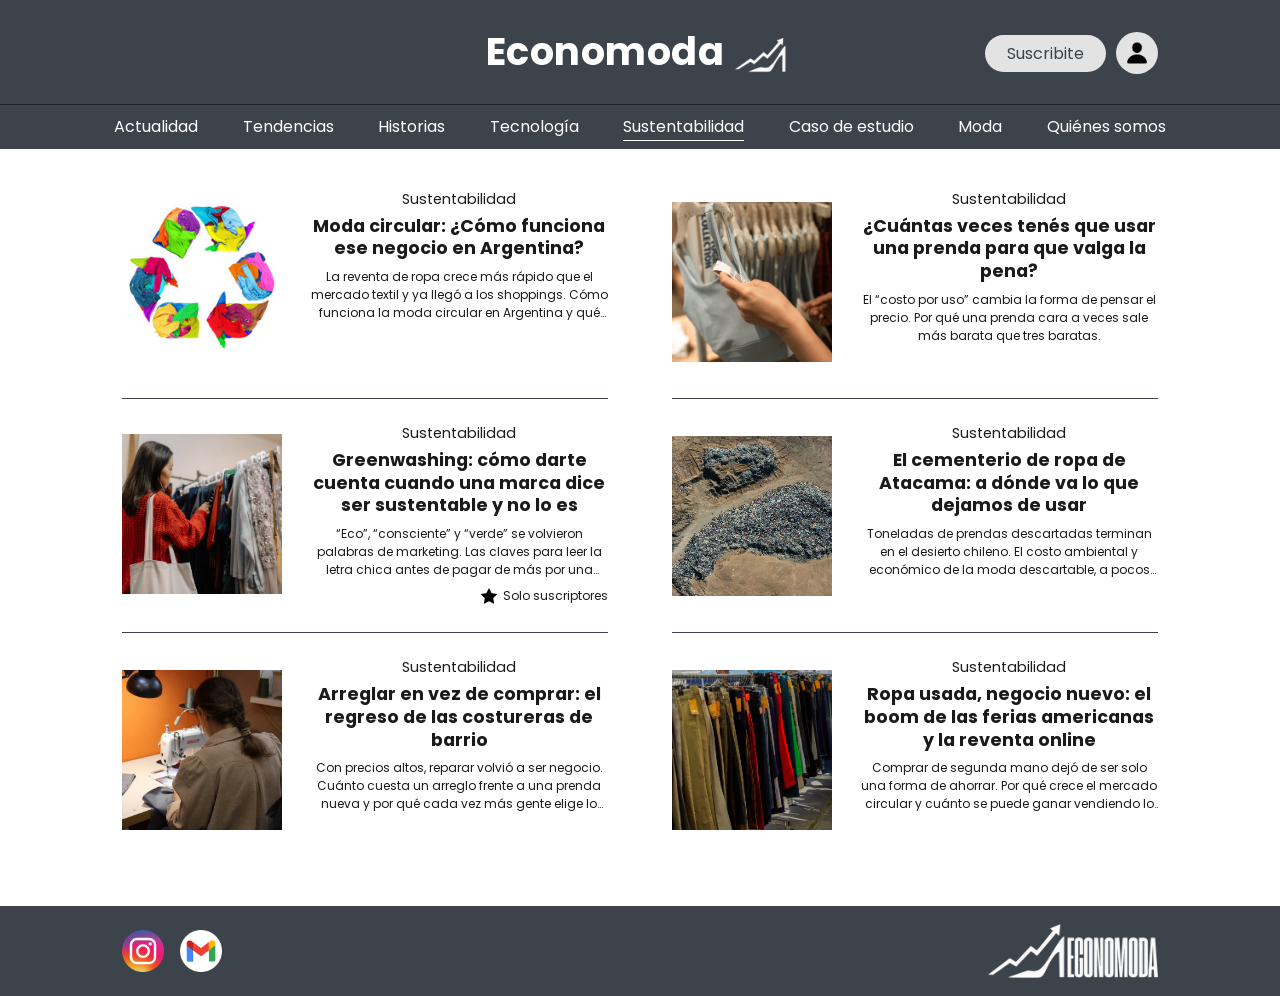
<file: sustentabilidad/index.html>
<!DOCTYPE html>
<html lang="es">
<head>
  <!-- ============================================================
       CONFIGURACIÓN BÁSICA DE LA PÁGINA
       ============================================================ -->
  <meta charset="UTF-8">
  <!-- Este meta es CLAVE para que la versión mobile se vea bien -->
  <meta name="viewport" content="width=device-width, initial-scale=1.0">
  <title>Sustentabilidad | Economoda</title>

  <!-- Tipografía Poppins (Google Fonts): 400 regular, 600 semibold, 700 bold -->
  <link rel="preconnect" href="https://fonts.googleapis.com">
  <link rel="preconnect" href="https://fonts.gstatic.com" crossorigin>
  <link href="https://fonts.googleapis.com/css2?family=Poppins:wght@400;600;700&display=swap" rel="stylesheet">

  <!-- Hoja de estilos -->
  <link rel="stylesheet" href="../css/styles.css">
  
  <link rel="icon" type="image/png" href="../img/logo-tab.png">
  
</head>
<body>

  <!-- Contenedor general: en desktop se centra y limita el ancho -->
  <div class="pagina">

    <!-- ============================================================
         1. HEADER (logo + botón Suscribite + ícono de usuario)
         ============================================================ -->
    <header class="header">
      <!-- Logo: texto "Economoda" + ícono del logo -->
      <a href="../index.html" class="logo" aria-label="Economoda, ir al inicio">
        <span class="logo__texto">Economoda</span>
        <img class="logo__icono" src="../img/logo-grande-blanco.png" alt="">
      </a>

      <!-- Acciones de la derecha: suscripción y perfil -->
      <div class="header__acciones">
        <button class="boton-suscribite" type="button" data-abrir-modal>Suscribite</button>
        <button class="boton-usuario" type="button" aria-label="Mi cuenta" data-abrir-login>
          <img src="../img/persona.png" alt="">
        </button>
      </div>
    </header>

    <!-- ============================================================
         2. NAVEGACIÓN (menú de secciones)
         En mobile se desplaza horizontalmente; en desktop se reparte.
         La sección activa de cada página viene marcada en su HTML.
         ============================================================ -->
    <nav class="menu" aria-label="Secciones">
      <ul class="menu__lista">
        <li><a href="../index.html" class="menu__link">Actualidad</a></li>
        <li><a href="../tendencias/index.html" class="menu__link">Tendencias</a></li>
        <li><a href="../historias/index.html" class="menu__link">Historias</a></li>
        <li><a href="../tecnologia/index.html" class="menu__link">Tecnología</a></li>
        <li><a href="../sustentabilidad/index.html" class="menu__link menu__link--activo">Sustentabilidad</a></li>
        <li><a href="../casos-de-estudio/index.html" class="menu__link">Caso de estudio</a></li>
        <li><a href="../moda/index.html" class="menu__link">Moda</a></li>
        <li><a href="../quienes-somos/index.html" class="menu__link">Quiénes somos</a></li>
      </ul>
    </nav>

    <!-- ============================================================
         3. CONTENIDO PRINCIPAL: SECCIÓN SUSTENTABILIDAD
         Solo listado de notas.
         Mobile: una columna; la primera nota es grande (destacada).
         Desktop (1000px o más): grilla de 2 columnas con foto grande a la izquierda.
         (Los textos y fotos son de ejemplo: se reemplazan por las notas reales)
         ============================================================ -->
    <main class="contenido contenido--listado">

      <section class="notas notas--listado" aria-label="Notas de Sustentabilidad">

        <!-- Nota destacada: en mobile se ve grande, con la sección y el título SOBRE la foto.
             En tablet y desktop se ve igual que las demás notas. -->
        <article class="nota nota--destacada">
          <a href="moda-circular-oct-2026/index.html" class="nota__enlace">
            <span class="nota__seccion">Sustentabilidad</span>
            <h2 class="nota__titulo">Moda circular: ¿Cómo funciona ese negocio en Argentina? </h2>
            <div class="nota__cuerpo">
              <img class="nota__foto" src="../img/nota3-mini.jpg" alt="Prendas de colores formando el símbolo de reciclaje">
              <!-- Bajada: 3 líneas -->
              <p class="bajada">
                La reventa de ropa crece más rápido que el mercado textil y ya llegó a los shoppings. Cómo funciona la moda circular en Argentina y qué datos faltan.
              </p>
            </div>
          </a>
        </article>

        <article class="nota">
          <a href="#" class="nota__enlace">
            <span class="nota__seccion">Sustentabilidad</span>
            <h2 class="nota__titulo">¿Cuántas veces tenés que usar una prenda para que valga la pena?</h2>
            <div class="nota__cuerpo">
              <img class="nota__foto" src="../img/nota2sustentabilidad.png" alt="Imagen de ejemplo">
              <!-- Bajada: 3 líneas -->
              <p class="bajada">
                El “costo por uso” cambia la forma de pensar el precio. Por qué una prenda cara a veces sale más barata que tres baratas.
              </p>
            </div>
          </a>
        </article>

        <article class="nota nota--premium">
          <a href="#" class="nota__enlace" data-nota-premium>
            <span class="nota__seccion">Sustentabilidad</span>
            <h2 class="nota__titulo">Greenwashing: cómo darte cuenta cuando una marca dice ser sustentable y no lo es</h2>
            <div class="nota__cuerpo">
              <img class="nota__foto" src="../img/nota3sustentabilidad.png" alt="Imagen de ejemplo">
              <!-- Bajada: 3 líneas -->
              <p class="bajada">
                “Eco”, “consciente” y “verde” se volvieron palabras de marketing. Las claves para leer la letra chica antes de pagar de más por una etiqueta.
              </p>
            </div>
			<!-- Etiqueta "Solo suscriptores" con estrella -->
            <span class="etiqueta-premium">
              <img src="../img/estrella-suscripcion.png" alt="">
              Solo suscriptores
            </span>
          </a>
        </article>

        <article class="nota">
          <a href="#" class="nota__enlace">
            <span class="nota__seccion">Sustentabilidad</span>
            <h2 class="nota__titulo">El cementerio de ropa de Atacama: a dónde va lo que dejamos de usar</h2>
            <div class="nota__cuerpo">
              <img class="nota__foto" src="../img/nota4sustentabilidad.png" alt="Imagen de ejemplo">
              <!-- Bajada: 3 líneas -->
              <p class="bajada">
                Toneladas de prendas descartadas terminan en el desierto chileno. El costo ambiental y económico de la moda descartable, a pocos kilómetros de casa.
              </p>
            </div>
          </a>
        </article>

        <article class="nota">
          <a href="#" class="nota__enlace">
            <span class="nota__seccion">Sustentabilidad</span>
            <h2 class="nota__titulo">Arreglar en vez de comprar: el regreso de las costureras de barrio</h2>
            <div class="nota__cuerpo">
              <img class="nota__foto" src="../img/nota5sustentabilidad.png" alt="Imagen de ejemplo">
              <!-- Bajada: 3 líneas -->
              <p class="bajada">
                Con precios altos, reparar volvió a ser negocio. Cuánto cuesta un arreglo frente a una prenda nueva y por qué cada vez más gente elige lo primero.
              </p>
            </div>
          </a>
        </article>

        <article class="nota">
          <a href="#" class="nota__enlace">
            <span class="nota__seccion">Sustentabilidad</span>
            <h2 class="nota__titulo">Ropa usada, negocio nuevo: el boom de las ferias americanas y la reventa online</h2>
            <div class="nota__cuerpo">
              <img class="nota__foto" src="../img/nota6sustentabilidad.png" alt="Imagen de ejemplo">
              <!-- Bajada: 3 líneas -->
              <p class="bajada">
                Comprar de segunda mano dejó de ser solo una forma de ahorrar. Por qué crece el mercado circular y cuánto se puede ganar vendiendo lo que ya no usás.
              </p>
            </div>
          </a>
        </article>

      </section>
    </main>

    <!-- ============================================================
         4. FOOTER (redes sociales a la izquierda + logo a la derecha)
         ============================================================ -->
    <footer class="footer">
      <!-- Redes sociales -->
      <ul class="footer__redes">
        <li>
          <a href="https://www.instagram.com/economoda__/" class="footer__red" aria-label="Instagram de Economoda" target="_blank" rel="noopener noreferrer">
            <img src="../img/logo-instagram.png" alt="Instagram">
          </a>
        </li>
        <li>
          <a href="mailto:economodaaa@gmail.com" class="footer__red" aria-label="Enviar un correo a Economoda">
            <img src="../img/logo-x.png" alt="Gmail">
          </a>
        </li>
      </ul>

      <!-- Logo de Economoda (versión blanca) -->
      <img class="footer__logo" src="../img/logo-footer.png" alt="Economoda">
    </footer>
  </div>

  <!-- ============================================================
       5. VENTANA (MODAL) DE SUSCRIPCIÓN
       Se abre con "Suscribite", con el ícono de usuario
       o al tocar una nota "Solo suscriptores".
       ============================================================ -->
  <div class="modal" id="modal" hidden>
    <div class="modal__caja" role="dialog" aria-modal="true" aria-labelledby="modal-titulo">
      <button class="modal__cerrar" type="button" aria-label="Cerrar" data-cerrar-modal>&times;</button>
      <img class="modal__logo" src="../img/logo-largo-negro.png" alt="Economoda">
      <h2 id="modal-titulo" class="modal__titulo">Suscribite a Economoda</h2>
      <p class="modal__texto">Accedé a todas las notas exclusivas para suscriptores.</p>
      <button class="modal__boton" type="button" data-cerrar-modal>Quiero suscribirme</button>
    </div>
  </div>

  <!-- ============================================================
       6. VENTANA (MODAL) DE LOGIN
       Se abre con el ícono de usuario del header.
       Se cierra con la X, tocando afuera o con la tecla Escape.
       ============================================================ -->
  <div class="modal" id="modal-login" hidden>
    <div class="modal__caja modal__caja--login" role="dialog" aria-modal="true" aria-labelledby="login-titulo">
      <!-- Botón X para cerrar -->
      <button class="modal__cerrar" type="button" aria-label="Cerrar" data-cerrar-modal>&times;</button>

      <!-- Logo (ícono blanco) -->
      <img class="login__logo" src="../img/logo-grande-blanco.png" alt="Economoda">

      <!-- Formulario de ingreso -->
      <form class="login__form" id="form-login" novalidate>
        <p id="login-titulo" class="login__texto">Para continuar, ingresá con tu cuenta</p>

        <!-- Campo de correo -->
        <label class="login__label" for="login-correo">Correo electrónico</label>
        <input class="login__input" type="email" id="login-correo" name="correo"
               placeholder="correo electrónico*" autocomplete="email" required>

        <!-- Mensaje de error (lo muestra el JS si el correo no es válido) -->
        <p class="login__error" id="login-error" hidden>Ingresá un correo electrónico válido.</p>

        <!-- Botón continuar -->
        <button class="login__boton" type="submit">Continuar</button>

        <!-- Link a registro -->
        <p class="login__registro">¿No tenés una cuenta? <a href="#" data-registro>Registrate</a></p>
      </form>
    </div>
  </div>

  <!-- Lógica de la página -->
  <script src="../js/main.js"></script>
</body>
</html>
</file>
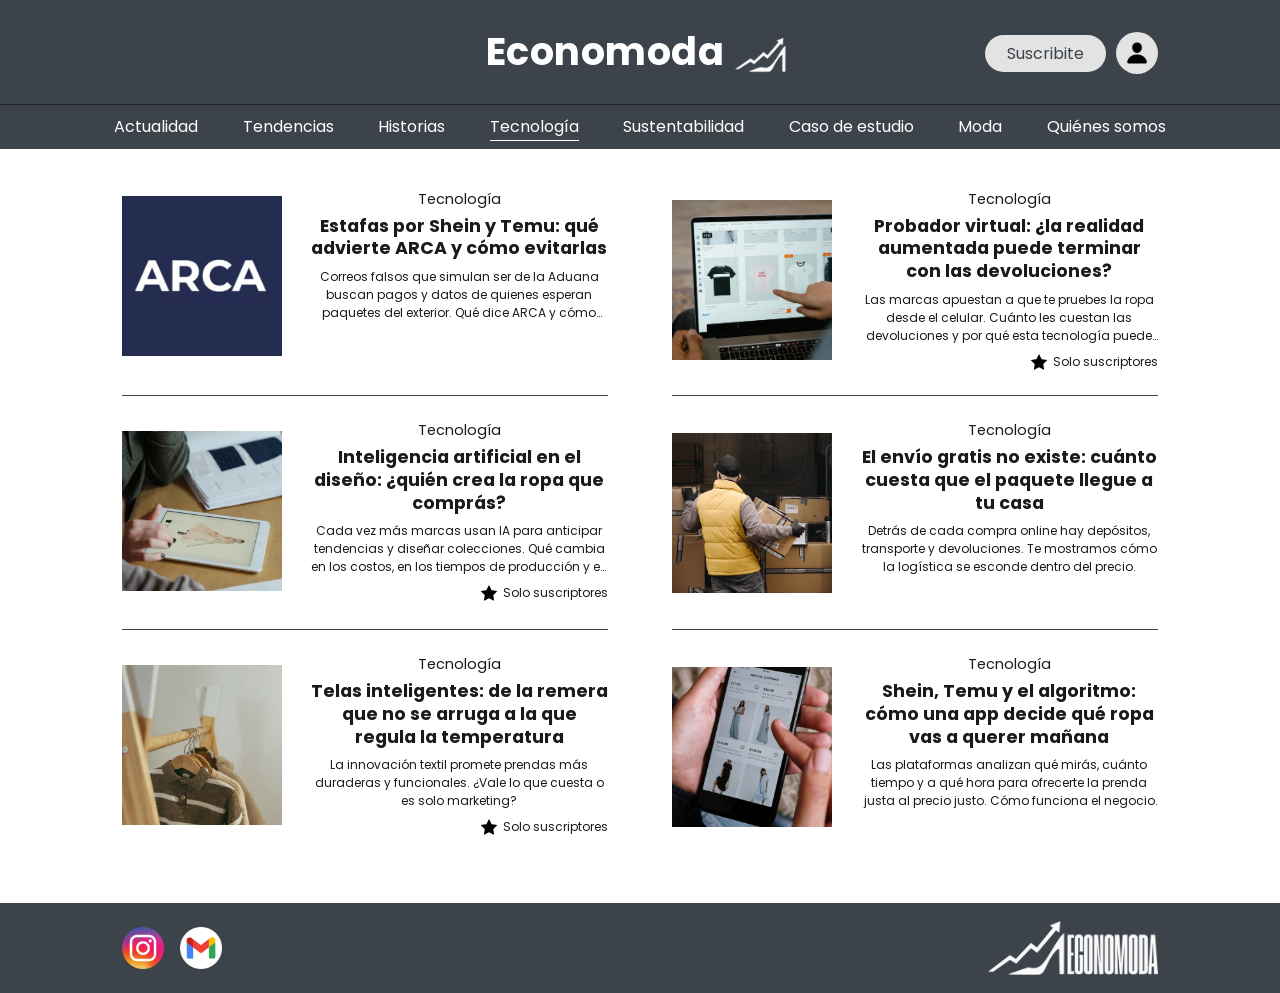
<file: tecnologia/index.html>
<!DOCTYPE html>
<html lang="es">
<head>
  <!-- ============================================================
       CONFIGURACIÓN BÁSICA DE LA PÁGINA
       ============================================================ -->
  <meta charset="UTF-8">
  <!-- Este meta es CLAVE para que la versión mobile se vea bien -->
  <meta name="viewport" content="width=device-width, initial-scale=1.0">
  <title>Tecnología | Economoda</title>

  <!-- Tipografía Poppins (Google Fonts): 400 regular, 600 semibold, 700 bold -->
  <link rel="preconnect" href="https://fonts.googleapis.com">
  <link rel="preconnect" href="https://fonts.gstatic.com" crossorigin>
  <link href="https://fonts.googleapis.com/css2?family=Poppins:wght@400;600;700&display=swap" rel="stylesheet">

  <!-- Hoja de estilos -->
  <link rel="stylesheet" href="../css/styles.css">
  
  <link rel="icon" type="image/png" href="../img/logo-tab.png">
  
</head>
<body>

  <!-- Contenedor general: en desktop se centra y limita el ancho -->
  <div class="pagina">

    <!-- ============================================================
         1. HEADER (logo + botón Suscribite + ícono de usuario)
         ============================================================ -->
    <header class="header">
      <!-- Logo: texto "Economoda" + ícono del logo -->
      <a href="../index.html" class="logo" aria-label="Economoda, ir al inicio">
        <span class="logo__texto">Economoda</span>
        <img class="logo__icono" src="../img/logo-grande-blanco.png" alt="">
      </a>

      <!-- Acciones de la derecha: suscripción y perfil -->
      <div class="header__acciones">
        <button class="boton-suscribite" type="button" data-abrir-modal>Suscribite</button>
        <button class="boton-usuario" type="button" aria-label="Mi cuenta" data-abrir-login>
          <img src="../img/persona.png" alt="">
        </button>
      </div>
    </header>

    <!-- ============================================================
         2. NAVEGACIÓN (menú de secciones)
         En mobile se desplaza horizontalmente; en desktop se reparte.
         La sección activa de cada página viene marcada en su HTML.
         ============================================================ -->
    <nav class="menu" aria-label="Secciones">
      <ul class="menu__lista">
        <li><a href="../index.html" class="menu__link">Actualidad</a></li>
        <li><a href="../tendencias/index.html" class="menu__link">Tendencias</a></li>
        <li><a href="../historias/index.html" class="menu__link">Historias</a></li>
        <li><a href="../tecnologia/index.html" class="menu__link menu__link--activo">Tecnología</a></li>
        <li><a href="../sustentabilidad/index.html" class="menu__link">Sustentabilidad</a></li>
        <li><a href="../casos-de-estudio/index.html" class="menu__link">Caso de estudio</a></li>
        <li><a href="../moda/index.html" class="menu__link">Moda</a></li>
        <li><a href="../quienes-somos/index.html" class="menu__link">Quiénes somos</a></li>
      </ul>
    </nav>

    <!-- ============================================================
         3. CONTENIDO PRINCIPAL: SECCIÓN TECNOLOGÍA
         Mismo esquema que las demás secciones: solo listado de notas.
         Mobile: una columna; la primera nota es grande (destacada).
         Desktop (1000px o más): grilla de 2 columnas con foto grande a la izquierda.
         La primera nota es la de la home; el resto son templates con foto en negro.
         ============================================================ -->
    <main class="contenido contenido--listado">

      <section class="notas notas--listado" aria-label="Notas de Tecnología">

        <!-- Nota destacada: en mobile se ve grande, con la sección y el título SOBRE la foto.
             En tablet y desktop se ve igual que las demás notas.
             Es la misma nota que aparece en la home. -->
        <article class="nota nota--destacada">
          <a href="estafas-por-shein-y-temu-oct-2026/index.html" class="nota__enlace">
            <span class="nota__seccion">Tecnología</span>
            <h2 class="nota__titulo">Estafas por Shein y Temu: qué advierte ARCA y cómo evitarlas</h2>
            <div class="nota__cuerpo">
              <img class="nota__foto" src="../img/nota4-mini.jpg" alt="Logo de ARCA">
              <!-- Bajada: 3 líneas -->
              <p class="bajada">
                Correos falsos que simulan ser de la Aduana buscan pagos y datos de quienes esperan paquetes del exterior. Qué dice ARCA y cómo detectar el phishing.
              </p>
            </div>
          </a>
        </article>

        <!-- Nota de ejemplo (template): reemplazar título, bajada y foto -->
        <article class="nota nota--premium">
          <a href="#" class="nota__enlace" data-nota-premium>
            <span class="nota__seccion">Tecnología</span>
            <h2 class="nota__titulo">Probador virtual: ¿la realidad aumentada puede terminar con las devoluciones?</h2>
            <div class="nota__cuerpo">
              <img class="nota__foto" src="../img/nota2tecnologia.png" alt="Imagen de ejemplo">
              <!-- Bajada: 3 líneas -->
              <p class="bajada">
                Las marcas apuestan a que te pruebes la ropa desde el celular. Cuánto les cuestan las devoluciones y por qué esta tecnología puede ahorrarles mucho dinero.
              </p>
            </div>
			<!-- Etiqueta "Solo suscriptores" con estrella -->
            <span class="etiqueta-premium">
              <img src="../img/estrella-suscripcion.png" alt="">
              Solo suscriptores
            </span>
          </a>
        </article>

        <article class="nota nota--premium">
          <a href="#" class="nota__enlace" data-nota-premium>
            <span class="nota__seccion">Tecnología</span>
            <h2 class="nota__titulo">Inteligencia artificial en el diseño: ¿quién crea la ropa que comprás?</h2>
            <div class="nota__cuerpo">
              <img class="nota__foto" src="../img/nota3tecnologia.png" alt="Imagen de ejemplo">
              <!-- Bajada: 3 líneas -->
              <p class="bajada">
                Cada vez más marcas usan IA para anticipar tendencias y diseñar colecciones. Qué cambia en los costos, en los tiempos de producción y en el trabajo de los diseñadores.
              </p>
            </div>
			<!-- Etiqueta "Solo suscriptores" con estrella -->
            <span class="etiqueta-premium">
              <img src="../img/estrella-suscripcion.png" alt="">
              Solo suscriptores
            </span>
          </a>
        </article>

        <article class="nota">
          <a href="#" class="nota__enlace">
            <span class="nota__seccion">Tecnología</span>
            <h2 class="nota__titulo">El envío gratis no existe: cuánto cuesta que el paquete llegue a tu casa</h2>
            <div class="nota__cuerpo">
              <img class="nota__foto" src="../img/nota4tecnologia.png" alt="Imagen de ejemplo">
              <!-- Bajada: 3 líneas -->
              <p class="bajada">
                Detrás de cada compra online hay depósitos, transporte y devoluciones. Te mostramos cómo la logística se esconde dentro del precio.
              </p>
            </div>
          </a>
        </article>

        <article class="nota nota--premium">
          <a href="#" class="nota__enlace" data-nota-premium>
            <span class="nota__seccion">Tecnología</span>
            <h2 class="nota__titulo">Telas inteligentes: de la remera que no se arruga a la que regula la temperatura</h2>
            <div class="nota__cuerpo">
              <img class="nota__foto" src="../img/nota5tecnologia.png" alt="Imagen de ejemplo">
              <!-- Bajada: 3 líneas -->
              <p class="bajada">
                La innovación textil promete prendas más duraderas y funcionales. ¿Vale lo que cuesta o es solo marketing?
              </p>
            </div>
		    <!-- Etiqueta "Solo suscriptores" con estrella -->
            <span class="etiqueta-premium">
              <img src="../img/estrella-suscripcion.png" alt="">
              Solo suscriptores
            </span>
          </a>
        </article>

        <article class="nota">
          <a href="#" class="nota__enlace">
            <span class="nota__seccion">Tecnología</span>
            <h2 class="nota__titulo">Shein, Temu y el algoritmo: cómo una app decide qué ropa vas a querer mañana</h2>
            <div class="nota__cuerpo">
              <img class="nota__foto" src="../img/nota6tecnologia.png" alt="Imagen de ejemplo">
              <!-- Bajada: 3 líneas -->
              <p class="bajada">
                Las plataformas analizan qué mirás, cuánto tiempo y a qué hora para ofrecerte la prenda justa al precio justo. Cómo funciona el negocio detrás del “agregar al carrito”.
              </p>
            </div>
          </a>
        </article>

      </section>
    </main>

    <!-- ============================================================
         4. FOOTER (redes sociales a la izquierda + logo a la derecha)
         ============================================================ -->
    <footer class="footer">
      <!-- Redes sociales -->
      <ul class="footer__redes">
        <li>
          <a href="https://www.instagram.com/economoda__/" class="footer__red" aria-label="Instagram de Economoda" target="_blank" rel="noopener noreferrer">
            <img src="../img/logo-instagram.png" alt="Instagram">
          </a>
        </li>
        <li>
          <a href="mailto:economodaaa@gmail.com" class="footer__red" aria-label="Enviar un correo a Economoda">
            <img src="../img/logo-x.png" alt="Gmail">
          </a>
        </li>
      </ul>

      <!-- Logo de Economoda (versión blanca) -->
      <img class="footer__logo" src="../img/logo-footer.png" alt="Economoda">
    </footer>
  </div>

  <!-- ============================================================
       5. VENTANA (MODAL) DE SUSCRIPCIÓN
       Se abre con "Suscribite", con el ícono de usuario
       o al tocar una nota "Solo suscriptores".
       ============================================================ -->
  <div class="modal" id="modal" hidden>
    <div class="modal__caja" role="dialog" aria-modal="true" aria-labelledby="modal-titulo">
      <button class="modal__cerrar" type="button" aria-label="Cerrar" data-cerrar-modal>&times;</button>
      <img class="modal__logo" src="../img/logo-largo-negro.png" alt="Economoda">
      <h2 id="modal-titulo" class="modal__titulo">Suscribite a Economoda</h2>
      <p class="modal__texto">Accedé a todas las notas exclusivas para suscriptores.</p>
      <button class="modal__boton" type="button" data-cerrar-modal>Quiero suscribirme</button>
    </div>
  </div>

  <!-- ============================================================
       6. VENTANA (MODAL) DE LOGIN
       Se abre con el ícono de usuario del header.
       Se cierra con la X, tocando afuera o con la tecla Escape.
       ============================================================ -->
  <div class="modal" id="modal-login" hidden>
    <div class="modal__caja modal__caja--login" role="dialog" aria-modal="true" aria-labelledby="login-titulo">
      <!-- Botón X para cerrar -->
      <button class="modal__cerrar" type="button" aria-label="Cerrar" data-cerrar-modal>&times;</button>

      <!-- Logo (ícono blanco) -->
      <img class="login__logo" src="../img/logo-grande-blanco.png" alt="Economoda">

      <!-- Formulario de ingreso -->
      <form class="login__form" id="form-login" novalidate>
        <p id="login-titulo" class="login__texto">Para continuar, ingresá con tu cuenta</p>

        <!-- Campo de correo -->
        <label class="login__label" for="login-correo">Correo electrónico</label>
        <input class="login__input" type="email" id="login-correo" name="correo"
               placeholder="correo electrónico*" autocomplete="email" required>

        <!-- Mensaje de error (lo muestra el JS si el correo no es válido) -->
        <p class="login__error" id="login-error" hidden>Ingresá un correo electrónico válido.</p>

        <!-- Botón continuar -->
        <button class="login__boton" type="submit">Continuar</button>

        <!-- Link a registro -->
        <p class="login__registro">¿No tenés una cuenta? <a href="#" data-registro>Registrate</a></p>
      </form>
    </div>
  </div>

  <!-- Lógica de la página -->
  <script src="../js/main.js"></script>
</body>
</html>
</file>
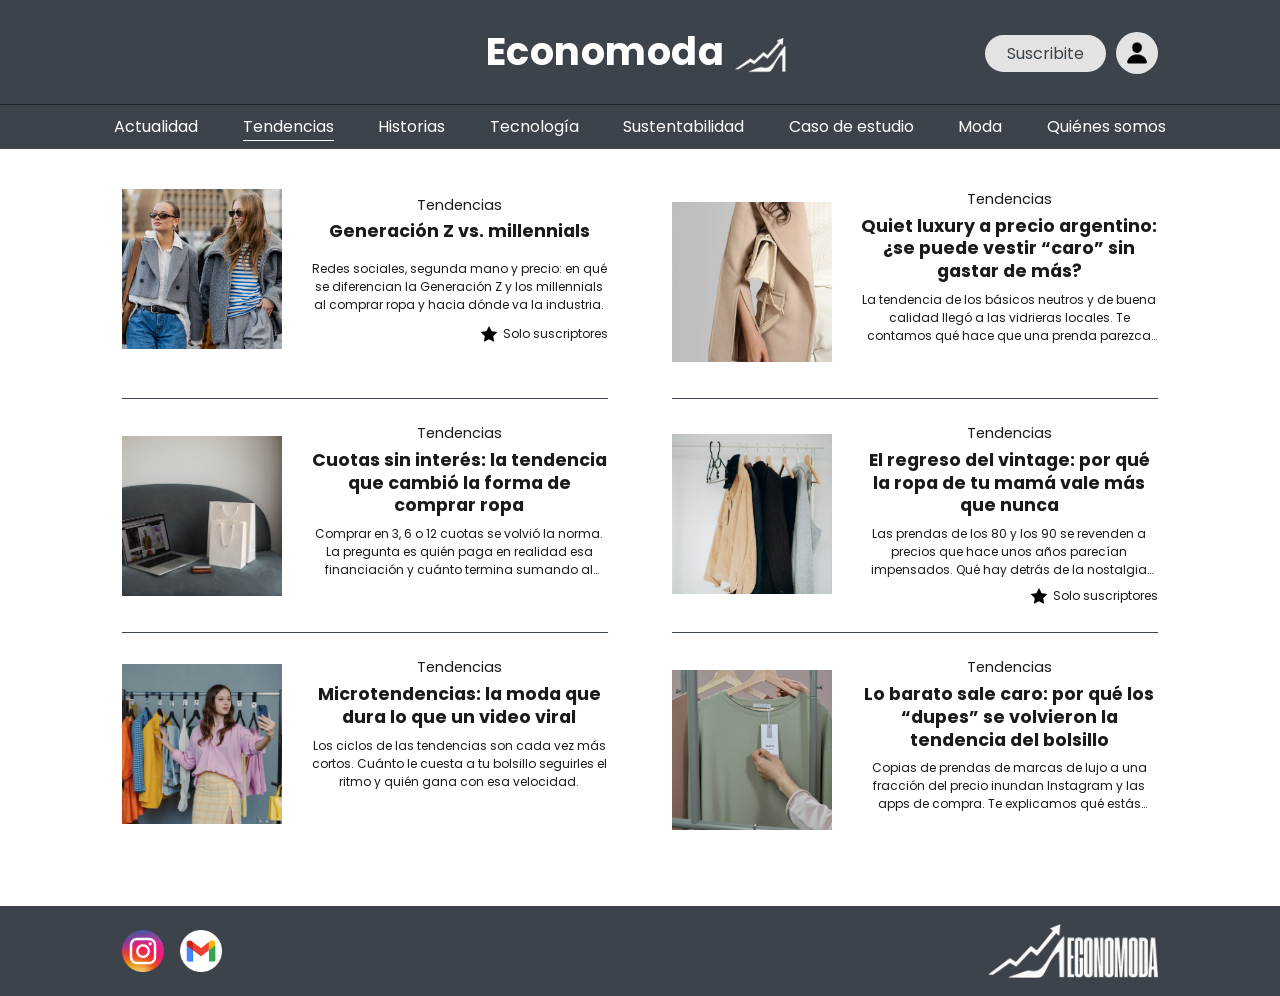
<file: tendencias/index.html>
<!DOCTYPE html>
<html lang="es">
<head>
  <!-- ============================================================
       CONFIGURACIÓN BÁSICA DE LA PÁGINA
       ============================================================ -->
  <meta charset="UTF-8">
  <!-- Este meta es CLAVE para que la versión mobile se vea bien -->
  <meta name="viewport" content="width=device-width, initial-scale=1.0">
  <title>Tendencias | Economoda</title>

  <!-- Tipografía Poppins (Google Fonts): 400 regular, 600 semibold, 700 bold -->
  <link rel="preconnect" href="https://fonts.googleapis.com">
  <link rel="preconnect" href="https://fonts.gstatic.com" crossorigin>
  <link href="https://fonts.googleapis.com/css2?family=Poppins:wght@400;600;700&display=swap" rel="stylesheet">

  <!-- Hoja de estilos -->
  <link rel="stylesheet" href="../css/styles.css">
  
  <link rel="icon" type="image/png" href="../img/logo-tab.png">
  
</head>
<body>

  <!-- Contenedor general: en desktop se centra y limita el ancho -->
  <div class="pagina">

    <!-- ============================================================
         1. HEADER (logo + botón Suscribite + ícono de usuario)
         ============================================================ -->
    <header class="header">
      <!-- Logo: texto "Economoda" + ícono del logo -->
      <a href="../index.html" class="logo" aria-label="Economoda, ir al inicio">
        <span class="logo__texto">Economoda</span>
        <img class="logo__icono" src="../img/logo-grande-blanco.png" alt="">
      </a>

      <!-- Acciones de la derecha: suscripción y perfil -->
      <div class="header__acciones">
        <button class="boton-suscribite" type="button" data-abrir-modal>Suscribite</button>
        <button class="boton-usuario" type="button" aria-label="Mi cuenta" data-abrir-login>
          <img src="../img/persona.png" alt="">
        </button>
      </div>
    </header>

    <!-- ============================================================
         2. NAVEGACIÓN (menú de secciones)
         En mobile se desplaza horizontalmente; en desktop se reparte.
         La sección activa de cada página viene marcada en su HTML.
         ============================================================ -->
    <nav class="menu" aria-label="Secciones">
      <ul class="menu__lista">
        <li><a href="../index.html" class="menu__link">Actualidad</a></li>
        <li><a href="../tendencias/index.html" class="menu__link menu__link--activo">Tendencias</a></li>
        <li><a href="../historias/index.html" class="menu__link">Historias</a></li>
        <li><a href="../tecnologia/index.html" class="menu__link">Tecnología</a></li>
        <li><a href="../sustentabilidad/index.html" class="menu__link">Sustentabilidad</a></li>
        <li><a href="../casos-de-estudio/index.html" class="menu__link">Caso de estudio</a></li>
        <li><a href="../moda/index.html" class="menu__link">Moda</a></li>
        <li><a href="../quienes-somos/index.html" class="menu__link">Quiénes somos</a></li>
      </ul>
    </nav>

    <!-- ============================================================
         3. CONTENIDO PRINCIPAL: SECCIÓN TENDENCIAS
         Mismo esquema que Moda y Sustentabilidad: solo listado de notas.
         Mobile: una columna; la primera nota es grande (destacada).
         Desktop (1000px o más): grilla de 2 columnas con foto grande a la izquierda.
         La primera nota es la de la home; el resto son templates con foto en negro.
         ============================================================ -->
    <main class="contenido contenido--listado">

      <section class="notas notas--listado" aria-label="Notas de Tendencias">

        <!-- Nota destacada: en mobile se ve grande, con la sección y el título SOBRE la foto.
             En tablet y desktop se ve igual que las demás notas.
             Es la misma nota que aparece en la home. -->
        <article class="nota nota--destacada nota--premium">
          <a href="#" class="nota__enlace" data-nota-premium>
            <span class="nota__seccion">Tendencias</span>
            <h2 class="nota__titulo">Generación Z vs. millennials</h2>
            <div class="nota__cuerpo">
              <img class="nota__foto" src="../img/nota5inicio.png" alt="Dos mujeres paseando">
              <!-- Bajada: 3 líneas -->
              <p class="bajada">
                Redes sociales, segunda mano y precio: en qué se diferencian la Generación Z y los millennials al comprar ropa y hacia dónde va la industria.
              </p>
            </div>
            <!-- Etiqueta "Solo suscriptores" con estrella -->
            <span class="etiqueta-premium">
              <img src="../img/estrella-suscripcion.png" alt="">
              Solo suscriptores
            </span>
          </a>
        </article>

        <!-- Nota de ejemplo (template): reemplazar título, bajada y foto -->
        <article class="nota">
          <a href="#" class="nota__enlace">
            <span class="nota__seccion">Tendencias</span>
            <h2 class="nota__titulo">Quiet luxury a precio argentino: ¿se puede vestir “caro” sin gastar de más?</h2>
            <div class="nota__cuerpo">
              <img class="nota__foto" src="../img/nota2tendencia.png" alt="Imagen de ejemplo">
              <!-- Bajada: 3 líneas -->
              <p class="bajada">
                La tendencia de los básicos neutros y de buena calidad llegó a las vidrieras locales. Te contamos qué hace que una prenda parezca cara y cuánto cuesta lograr ese efecto.
              </p>
            </div>
          </a>
        </article>

        <article class="nota">
          <a href="#" class="nota__enlace">
            <span class="nota__seccion">Tendencias</span>
            <h2 class="nota__titulo">Cuotas sin interés: la tendencia que cambió la forma de comprar ropa</h2>
            <div class="nota__cuerpo">
              <img class="nota__foto" src="../img/nota3tendencia.png" alt="Imagen de ejemplo">
              <!-- Bajada: 3 líneas -->
              <p class="bajada">
                Comprar en 3, 6 o 12 cuotas se volvió la norma. La pregunta es quién paga en realidad esa financiación y cuánto termina sumando al precio final.
              </p>
            </div>
          </a>
        </article>

        <article class="nota nota--premium">
          <a href="#" class="nota__enlace" data-nota-premium>
            <span class="nota__seccion">Tendencias</span>
            <h2 class="nota__titulo">El regreso del vintage: por qué la ropa de tu mamá vale más que nunca</h2>
            <div class="nota__cuerpo">
              <img class="nota__foto" src="../img/nota4tendencia.png" alt="Imagen de ejemplo">
              <!-- Bajada: 3 líneas -->
              <p class="bajada">
                Las prendas de los 80 y los 90 se revenden a precios que hace unos años parecían impensados. Qué hay detrás de la nostalgia como negocio.
              </p>
            </div>
			<!-- Etiqueta "Solo suscriptores" con estrella -->
            <span class="etiqueta-premium">
              <img src="../img/estrella-suscripcion.png" alt="">
              Solo suscriptores
            </span>
          </a>
        </article>

        <article class="nota">
          <a href="#" class="nota__enlace">
            <span class="nota__seccion">Tendencias</span>
            <h2 class="nota__titulo">Microtendencias: la moda que dura lo que un video viral</h2>
            <div class="nota__cuerpo">
              <img class="nota__foto" src="../img/nota5tendencia.png" alt="Imagen de ejemplo">
              <!-- Bajada: 3 líneas -->
              <p class="bajada">
                Los ciclos de las tendencias son cada vez más cortos. Cuánto le cuesta a tu bolsillo seguirles el ritmo y quién gana con esa velocidad.
              </p>
            </div>
          </a>
        </article>

        <article class="nota">
          <a href="#" class="nota__enlace">
            <span class="nota__seccion">Tendencias</span>
            <h2 class="nota__titulo">Lo barato sale caro: por qué los “dupes” se volvieron la tendencia del bolsillo</h2>
            <div class="nota__cuerpo">
              <img class="nota__foto" src="../img/nota6tendencia.png" alt="Imagen de ejemplo">
              <!-- Bajada: 3 líneas -->
              <p class="bajada">
                Copias de prendas de marcas de lujo a una fracción del precio inundan Instagram y las apps de compra. Te explicamos qué estás pagando realmente y qué dejás de pagar.
              </p>
            </div>
          </a>
        </article>

      </section>
    </main>

    <!-- ============================================================
         4. FOOTER (redes sociales a la izquierda + logo a la derecha)
         ============================================================ -->
    <footer class="footer">
      <!-- Redes sociales -->
      <ul class="footer__redes">
        <li>
          <a href="https://www.instagram.com/economoda__/" class="footer__red" aria-label="Instagram de Economoda" target="_blank" rel="noopener noreferrer">
            <img src="../img/logo-instagram.png" alt="Instagram">
          </a>
        </li>
        <li>
          <a href="mailto:economodaaa@gmail.com" class="footer__red" aria-label="Enviar un correo a Economoda">
            <img src="../img/logo-x.png" alt="Gmail">
          </a>
        </li>
      </ul>

      <!-- Logo de Economoda (versión blanca) -->
      <img class="footer__logo" src="../img/logo-footer.png" alt="Economoda">
    </footer>
  </div>

  <!-- ============================================================
       5. VENTANA (MODAL) DE SUSCRIPCIÓN
       Se abre con "Suscribite", con el ícono de usuario
       o al tocar una nota "Solo suscriptores".
       ============================================================ -->
  <div class="modal" id="modal" hidden>
    <div class="modal__caja" role="dialog" aria-modal="true" aria-labelledby="modal-titulo">
      <button class="modal__cerrar" type="button" aria-label="Cerrar" data-cerrar-modal>&times;</button>
      <img class="modal__logo" src="../img/logo-largo-negro.png" alt="Economoda">
      <h2 id="modal-titulo" class="modal__titulo">Suscribite a Economoda</h2>
      <p class="modal__texto">Accedé a todas las notas exclusivas para suscriptores.</p>
      <button class="modal__boton" type="button" data-cerrar-modal>Quiero suscribirme</button>
    </div>
  </div>

  <!-- ============================================================
       6. VENTANA (MODAL) DE LOGIN
       Se abre con el ícono de usuario del header.
       Se cierra con la X, tocando afuera o con la tecla Escape.
       ============================================================ -->
  <div class="modal" id="modal-login" hidden>
    <div class="modal__caja modal__caja--login" role="dialog" aria-modal="true" aria-labelledby="login-titulo">
      <!-- Botón X para cerrar -->
      <button class="modal__cerrar" type="button" aria-label="Cerrar" data-cerrar-modal>&times;</button>

      <!-- Logo (ícono blanco) -->
      <img class="login__logo" src="../img/logo-grande-blanco.png" alt="Economoda">

      <!-- Formulario de ingreso -->
      <form class="login__form" id="form-login" novalidate>
        <p id="login-titulo" class="login__texto">Para continuar, ingresá con tu cuenta</p>

        <!-- Campo de correo -->
        <label class="login__label" for="login-correo">Correo electrónico</label>
        <input class="login__input" type="email" id="login-correo" name="correo"
               placeholder="correo electrónico*" autocomplete="email" required>

        <!-- Mensaje de error (lo muestra el JS si el correo no es válido) -->
        <p class="login__error" id="login-error" hidden>Ingresá un correo electrónico válido.</p>

        <!-- Botón continuar -->
        <button class="login__boton" type="submit">Continuar</button>

        <!-- Link a registro -->
        <p class="login__registro">¿No tenés una cuenta? <a href="#" data-registro>Registrate</a></p>
      </form>
    </div>
  </div>

  <!-- Lógica de la página -->
  <script src="../js/main.js"></script>
</body>
</html>
</file>
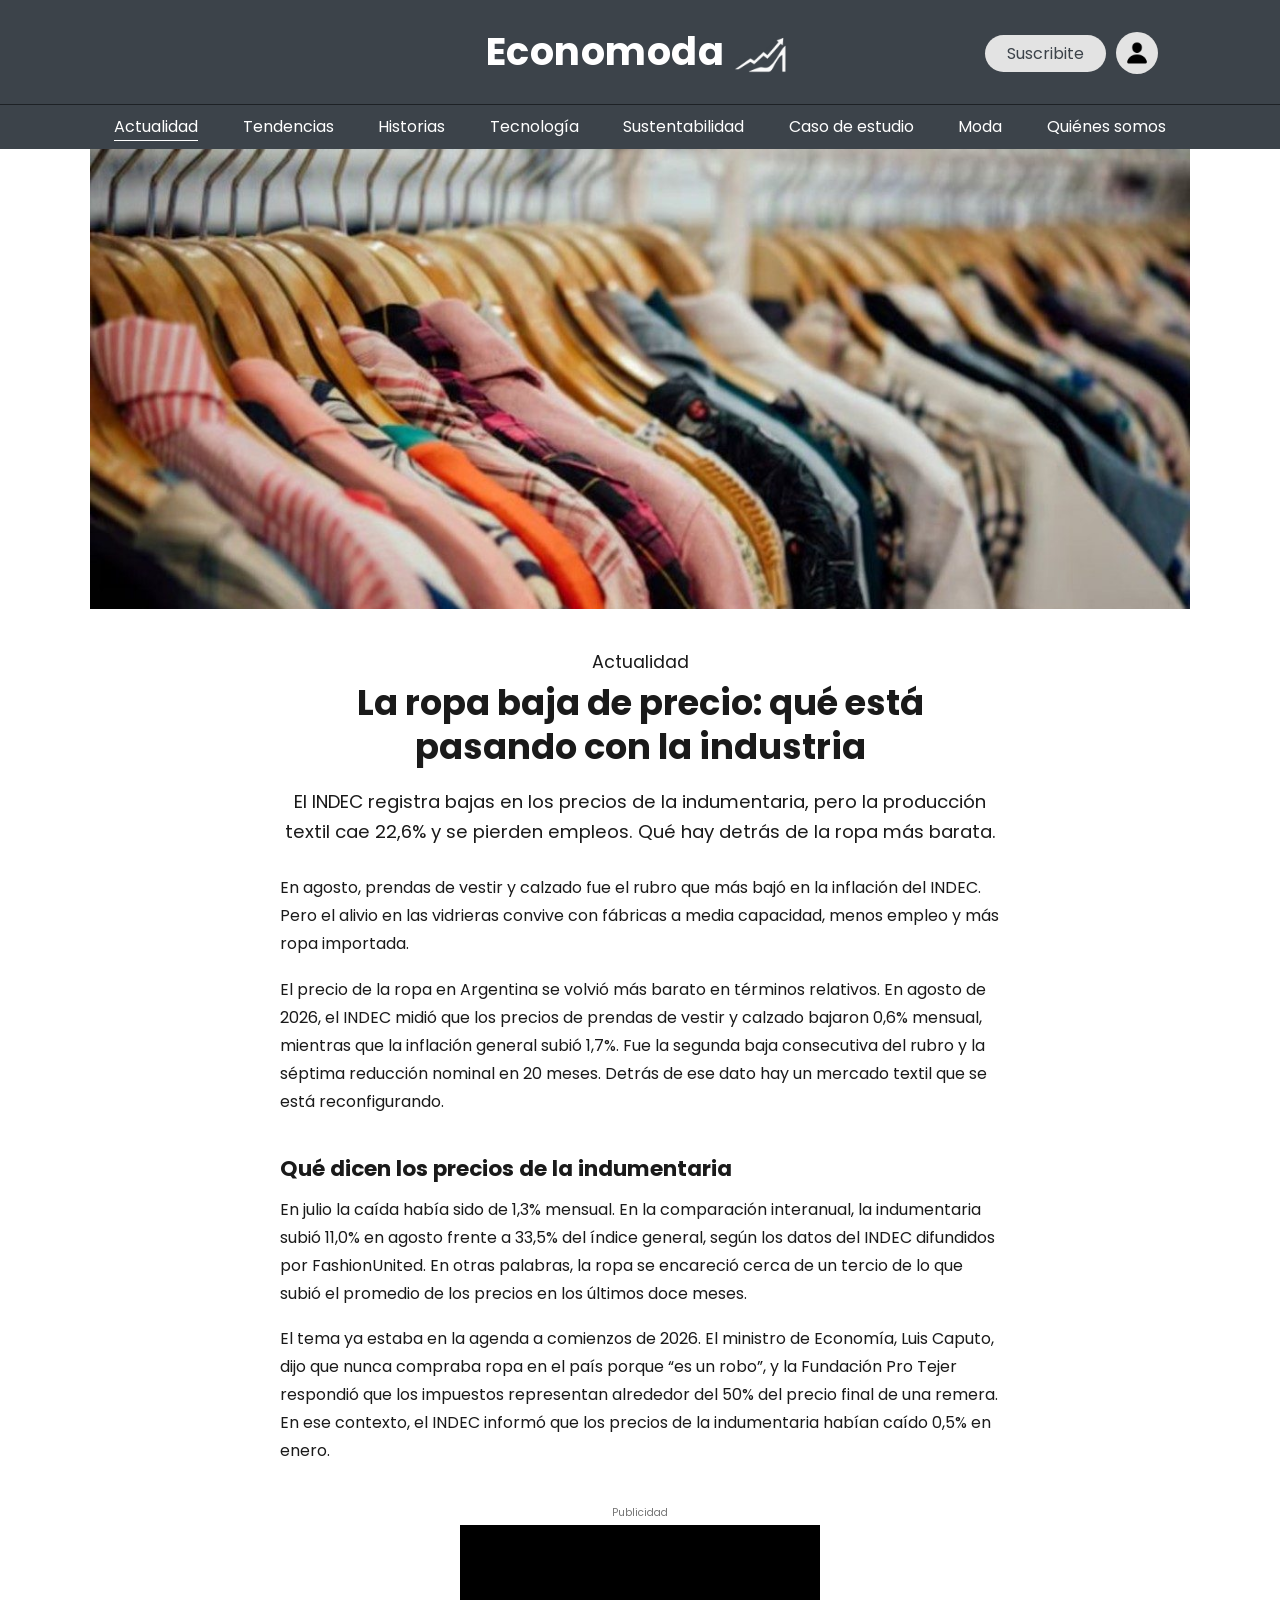
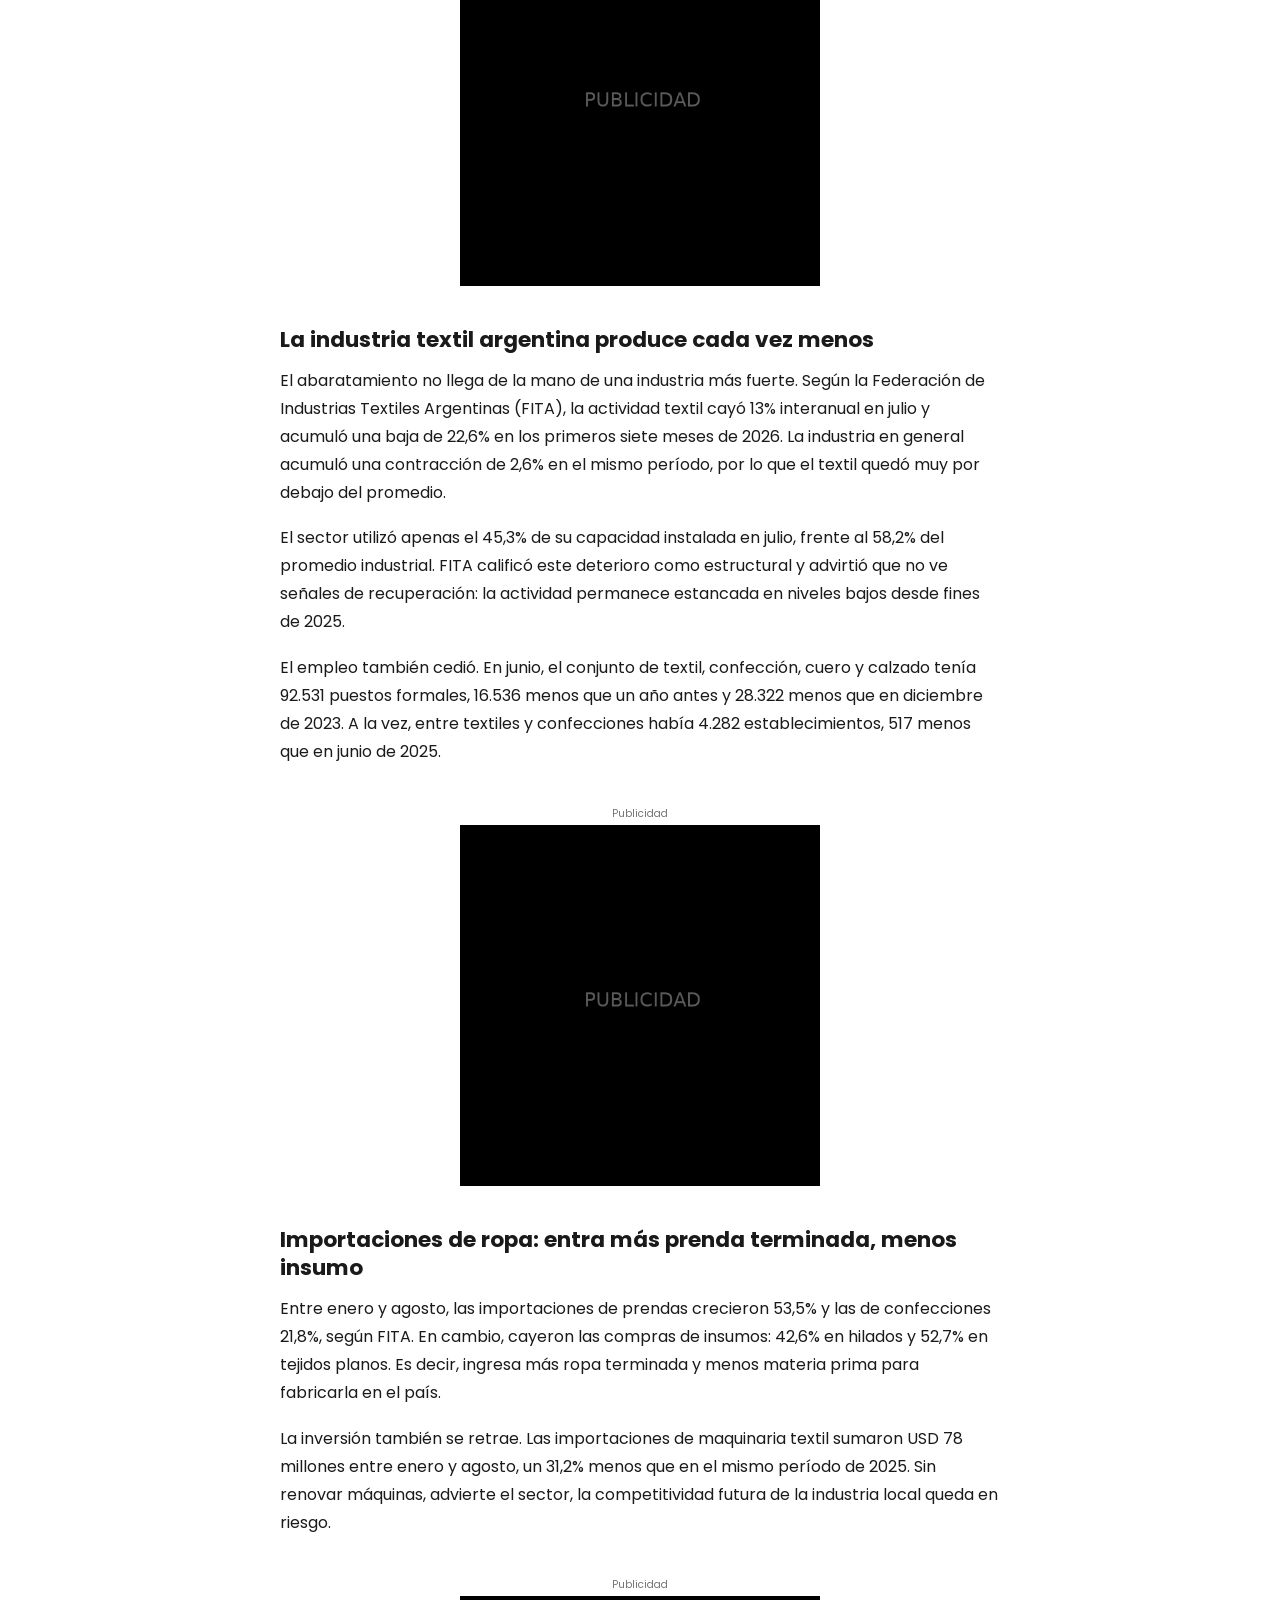
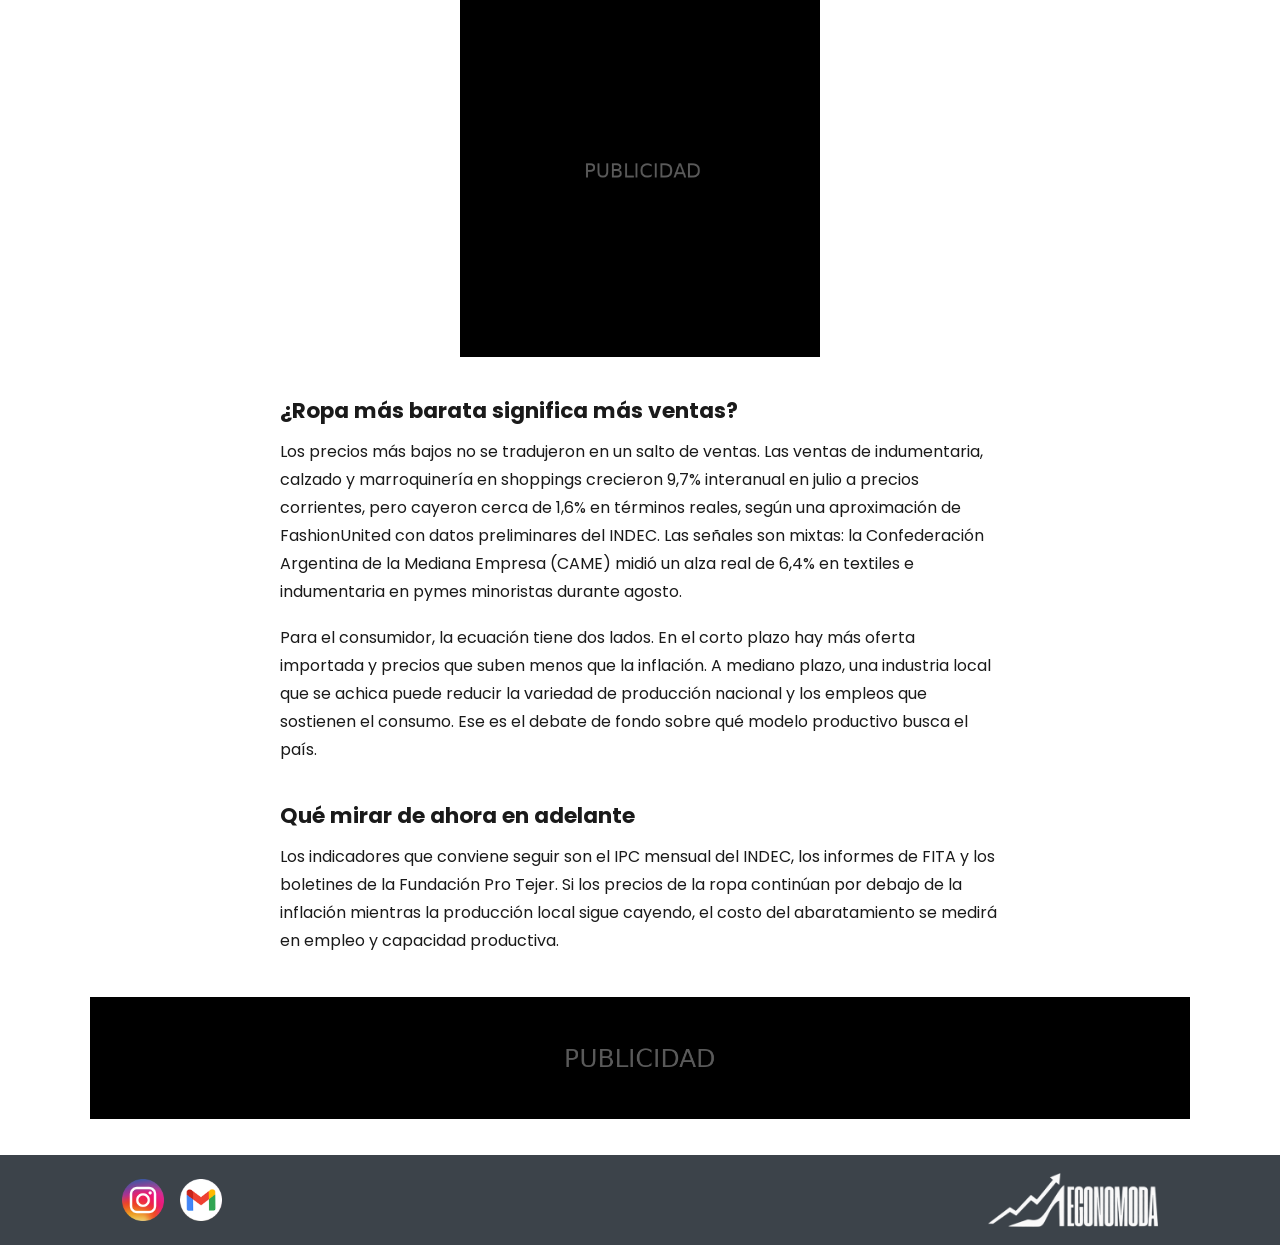
<file: actualidad/la-ropa-baja-de-precio-oct-2026/index.html>
<!DOCTYPE html>
<html lang="es">
<head>
  <!-- ============================================================
       CONFIGURACIÓN BÁSICA DE LA PÁGINA
       ============================================================ -->
  <meta charset="UTF-8">
  <!-- Este meta es CLAVE para que la versión mobile se vea bien -->
  <meta name="viewport" content="width=device-width, initial-scale=1.0">
  <title>La ropa baja de precio: qué está pasando con la industria | Economoda</title>
  <meta name="description" content="El INDEC registra bajas en los precios de la indumentaria, pero la producción textil cae 22,6% y se pierden empleos. Qué hay detrás de la ropa más barata.">

  <!-- Tipografía Poppins (Google Fonts): 400 regular, 600 semibold, 700 bold -->
  <link rel="preconnect" href="https://fonts.googleapis.com">
  <link rel="preconnect" href="https://fonts.gstatic.com" crossorigin>
  <link href="https://fonts.googleapis.com/css2?family=Poppins:wght@400;600;700&display=swap" rel="stylesheet">

  <!-- Hoja de estilos -->
  <link rel="stylesheet" href="../../css/styles.css">
  
  <link rel="icon" type="image/png" href="../../img/logo-tab.png">
  
</head>
<body>

  <!-- Contenedor general: en desktop se centra y limita el ancho -->
  <div class="pagina">

    <!-- ============================================================
         1. HEADER (logo + botón Suscribite + ícono de usuario)
         ============================================================ -->
    <header class="header">
      <!-- Logo: texto "Economoda" + ícono del logo -->
      <a href="../../index.html" class="logo" aria-label="Economoda, ir al inicio">
        <span class="logo__texto">Economoda</span>
        <img class="logo__icono" src="../../img/logo-grande-blanco.png" alt="">
      </a>

      <!-- Acciones de la derecha: suscripción y perfil -->
      <div class="header__acciones">
        <button class="boton-suscribite" type="button" data-abrir-modal>Suscribite</button>
        <button class="boton-usuario" type="button" aria-label="Mi cuenta" data-abrir-login>
          <img src="../../img/persona.png" alt="">
        </button>
      </div>
    </header>

    <!-- ============================================================
         2. NAVEGACIÓN (menú de secciones)
         En mobile se desplaza horizontalmente; en desktop se reparte.
         La sección activa de cada página viene marcada en su HTML.
         ============================================================ -->
    <nav class="menu" aria-label="Secciones">
      <ul class="menu__lista">
        <li><a href="../../index.html" class="menu__link menu__link--activo">Actualidad</a></li>
        <li><a href="../../tendencias/index.html" class="menu__link">Tendencias</a></li>
        <li><a href="../../historias/index.html" class="menu__link">Historias</a></li>
        <li><a href="../../tecnologia/index.html" class="menu__link">Tecnología</a></li>
        <li><a href="../../sustentabilidad/index.html" class="menu__link">Sustentabilidad</a></li>
        <li><a href="../../casos-de-estudio/index.html" class="menu__link">Caso de estudio</a></li>
        <li><a href="../../moda/index.html" class="menu__link">Moda</a></li>
        <li><a href="../../quienes-somos/index.html" class="menu__link">Quiénes somos</a></li>
      </ul>
    </nav>

    <!-- ============================================================
         3. CONTENIDO PRINCIPAL: NOTA
         Orden: foto, sección + título + bajada, desarrollo de la nota
         (con la publicidad cuadrada en el medio) y, al final, el banner rectangular.
         La bajada y los párrafos NO tienen límite de renglones.
         ============================================================ -->
    <main class="contenido contenido--nota">
      <article class="articulo">

        <!-- ---------- 3.1 FOTO ----------
             Mobile: versión recortada (casi cuadrada). Tablet y desktop: versión ancha. -->
        <picture class="articulo__foto">
          <source media="(min-width: 768px)" srcset="../../img/nota1-articulo-pc.jpg">
          <img src="../../img/nota1-articulo-mobile.jpg" alt="Camisas colgadas en una percha">
        </picture>

        <!-- ---------- 3.2 CABECERA: sección, título y bajada ---------- -->
        <header class="articulo__cabecera">
          <span class="articulo__seccion">Actualidad</span>
          <h1 class="articulo__titulo">La ropa baja de precio: qué está pasando con la industria</h1>
          <p class="articulo__bajada">El INDEC registra bajas en los precios de la indumentaria, pero la producción textil cae 22,6% y se pierden empleos. Qué hay detrás de la ropa más barata.</p>
        </header>

        <!-- ---------- 3.3 DESARROLLO DE LA NOTA ---------- -->
        <div class="articulo__cuerpo">
          <p>En agosto, prendas de vestir y calzado fue el rubro que más bajó en la inflación del INDEC. Pero el alivio en las vidrieras convive con fábricas a media capacidad, menos empleo y más ropa importada.</p>
          <p>El precio de la ropa en Argentina se volvió más barato en términos relativos. En agosto de 2026, el INDEC midió que los precios de prendas de vestir y calzado bajaron 0,6% mensual, mientras que la inflación general subió 1,7%. Fue la segunda baja consecutiva del rubro y la séptima reducción nominal en 20 meses. Detrás de ese dato hay un mercado textil que se está reconfigurando.</p>

          <h2>Qué dicen los precios de la indumentaria</h2>
          <p>En julio la caída había sido de 1,3% mensual. En la comparación interanual, la indumentaria subió 11,0% en agosto frente a 33,5% del índice general, según los datos del INDEC difundidos por FashionUnited. En otras palabras, la ropa se encareció cerca de un tercio de lo que subió el promedio de los precios en los últimos doce meses.</p>
          <p>El tema ya estaba en la agenda a comienzos de 2026. El ministro de Economía, Luis Caputo, dijo que nunca compraba ropa en el país porque “es un robo”, y la Fundación Pro Tejer respondió que los impuestos representan alrededor del 50% del precio final de una remera. En ese contexto, el INDEC informó que los precios de la indumentaria habían caído 0,5% en enero.</p>

          <!-- PUBLICIDAD CUADRADA (va primero, en el medio de la nota) -->
          <aside class="publicidad publicidad--nota" aria-label="Publicidad">
            <span class="publicidad__etiqueta">Publicidad</span>
            <img src="../../img/publicidad1.png" alt="Publicidad: BAFWEEK, Buenos Aires Fashion Week">
          </aside>

          <h2>La industria textil argentina produce cada vez menos</h2>
          <p>El abaratamiento no llega de la mano de una industria más fuerte. Según la Federación de Industrias Textiles Argentinas (FITA), la actividad textil cayó 13% interanual en julio y acumuló una baja de 22,6% en los primeros siete meses de 2026. La industria en general acumuló una contracción de 2,6% en el mismo período, por lo que el textil quedó muy por debajo del promedio.</p>
          <p>El sector utilizó apenas el 45,3% de su capacidad instalada en julio, frente al 58,2% del promedio industrial. FITA calificó este deterioro como estructural y advirtió que no ve señales de recuperación: la actividad permanece estancada en niveles bajos desde fines de 2025.</p>
          <p>El empleo también cedió. En junio, el conjunto de textil, confección, cuero y calzado tenía 92.531 puestos formales, 16.536 menos que un año antes y 28.322 menos que en diciembre de 2023. A la vez, entre textiles y confecciones había 4.282 establecimientos, 517 menos que en junio de 2025.</p>

          <!-- PUBLICIDAD CUADRADA (antes de "Importaciones de ropa") -->
          <aside class="publicidad publicidad--nota" aria-label="Publicidad">
            <span class="publicidad__etiqueta">Publicidad</span>
            <img src="../../img/publicidad1.png" alt="Publicidad: BAFWEEK, Buenos Aires Fashion Week">
          </aside>

          <h2>Importaciones de ropa: entra más prenda terminada, menos insumo</h2>
          <p>Entre enero y agosto, las importaciones de prendas crecieron 53,5% y las de confecciones 21,8%, según FITA. En cambio, cayeron las compras de insumos: 42,6% en hilados y 52,7% en tejidos planos. Es decir, ingresa más ropa terminada y menos materia prima para fabricarla en el país.</p>
          <p>La inversión también se retrae. Las importaciones de maquinaria textil sumaron USD 78 millones entre enero y agosto, un 31,2% menos que en el mismo período de 2025. Sin renovar máquinas, advierte el sector, la competitividad futura de la industria local queda en riesgo.</p>

          <!-- PUBLICIDAD CUADRADA (antes de "¿Ropa más barata significa más ventas?") -->
          <aside class="publicidad publicidad--nota" aria-label="Publicidad">
            <span class="publicidad__etiqueta">Publicidad</span>
            <img src="../../img/publicidad1.png" alt="Publicidad: BAFWEEK, Buenos Aires Fashion Week">
          </aside>

          <h2>¿Ropa más barata significa más ventas?</h2>
          <p>Los precios más bajos no se tradujeron en un salto de ventas. Las ventas de indumentaria, calzado y marroquinería en shoppings crecieron 9,7% interanual en julio a precios corrientes, pero cayeron cerca de 1,6% en términos reales, según una aproximación de FashionUnited con datos preliminares del INDEC. Las señales son mixtas: la Confederación Argentina de la Mediana Empresa (CAME) midió un alza real de 6,4% en textiles e indumentaria en pymes minoristas durante agosto.</p>
          <p>Para el consumidor, la ecuación tiene dos lados. En el corto plazo hay más oferta importada y precios que suben menos que la inflación. A mediano plazo, una industria local que se achica puede reducir la variedad de producción nacional y los empleos que sostienen el consumo. Ese es el debate de fondo sobre qué modelo productivo busca el país.</p>

          <h2>Qué mirar de ahora en adelante</h2>
          <p>Los indicadores que conviene seguir son el IPC mensual del INDEC, los informes de FITA y los boletines de la Fundación Pro Tejer. Si los precios de la ropa continúan por debajo de la inflación mientras la producción local sigue cayendo, el costo del abaratamiento se medirá en empleo y capacidad productiva.</p>
        </div>
      </article>

      <!-- ---------- 3.4 BANNER RECTANGULAR (va al final de la nota) ---------- -->
      <aside class="banner" aria-label="Publicidad">
        <picture>
          <!-- Desktop/tablet (768px o más): banner horizontal -->
          <source media="(min-width: 768px)" srcset="../../img/publicidad-banner-desktop.png">
          <!-- Mobile: banner más alto -->
          <img src="../../img/publicidad-banner-mobile.png" alt="Espacio publicitario">
        </picture>
      </aside>
    </main>

    <!-- ============================================================
         5. FOOTER (redes sociales a la izquierda + logo a la derecha)
         ============================================================ -->
    <footer class="footer">
      <!-- Redes sociales -->
      <ul class="footer__redes">
        <li>
          <a href="https://www.instagram.com/economoda__/" class="footer__red" aria-label="Instagram de Economoda" target="_blank" rel="noopener noreferrer">
            <img src="../../img/logo-instagram.png" alt="Instagram">
          </a>
        </li>
        <li>
          <a href="mailto:economodaaa@gmail.com" class="footer__red" aria-label="Enviar un correo a Economoda">
            <img src="../../img/logo-x.png" alt="Gmail">
          </a>
        </li>
      </ul>

      <!-- Logo de Economoda (versión blanca) -->
      <img class="footer__logo" src="../../img/logo-footer.png" alt="Economoda">
    </footer>
  </div>

  <!-- ============================================================
       6. VENTANA (MODAL) DE SUSCRIPCIÓN
       Se abre con "Suscribite", con el ícono de usuario
       o al tocar una nota "Solo suscriptores".
       ============================================================ -->
  <div class="modal" id="modal" hidden>
    <div class="modal__caja" role="dialog" aria-modal="true" aria-labelledby="modal-titulo">
      <button class="modal__cerrar" type="button" aria-label="Cerrar" data-cerrar-modal>&times;</button>
      <img class="modal__logo" src="../../img/logo-largo-negro.png" alt="Economoda">
      <h2 id="modal-titulo" class="modal__titulo">Suscribite a Economoda</h2>
      <p class="modal__texto">Accedé a todas las notas exclusivas para suscriptores.</p>
      <button class="modal__boton" type="button" data-cerrar-modal>Quiero suscribirme</button>
    </div>
  </div>

  <!-- ============================================================
       7. VENTANA (MODAL) DE LOGIN
       Se abre con el ícono de usuario del header.
       Se cierra con la X, tocando afuera o con la tecla Escape.
       ============================================================ -->
  <div class="modal" id="modal-login" hidden>
    <div class="modal__caja modal__caja--login" role="dialog" aria-modal="true" aria-labelledby="login-titulo">
      <!-- Botón X para cerrar -->
      <button class="modal__cerrar" type="button" aria-label="Cerrar" data-cerrar-modal>&times;</button>

      <!-- Logo (ícono blanco) -->
      <img class="login__logo" src="../../img/logo-grande-blanco.png" alt="Economoda">

      <!-- Formulario de ingreso -->
      <form class="login__form" id="form-login" novalidate>
        <p id="login-titulo" class="login__texto">Para continuar, ingresá con tu cuenta</p>

        <!-- Campo de correo -->
        <label class="login__label" for="login-correo">Correo electrónico</label>
        <input class="login__input" type="email" id="login-correo" name="correo"
               placeholder="correo electrónico*" autocomplete="email" required>

        <!-- Mensaje de error (lo muestra el JS si el correo no es válido) -->
        <p class="login__error" id="login-error" hidden>Ingresá un correo electrónico válido.</p>

        <!-- Botón continuar -->
        <button class="login__boton" type="submit">Continuar</button>

        <!-- Link a registro -->
        <p class="login__registro">¿No tenés una cuenta? <a href="#" data-registro>Registrate</a></p>
      </form>
    </div>
  </div>

  <!-- Lógica de la página -->
  <script src="../../js/main.js"></script>
</body>
</html>
</file>
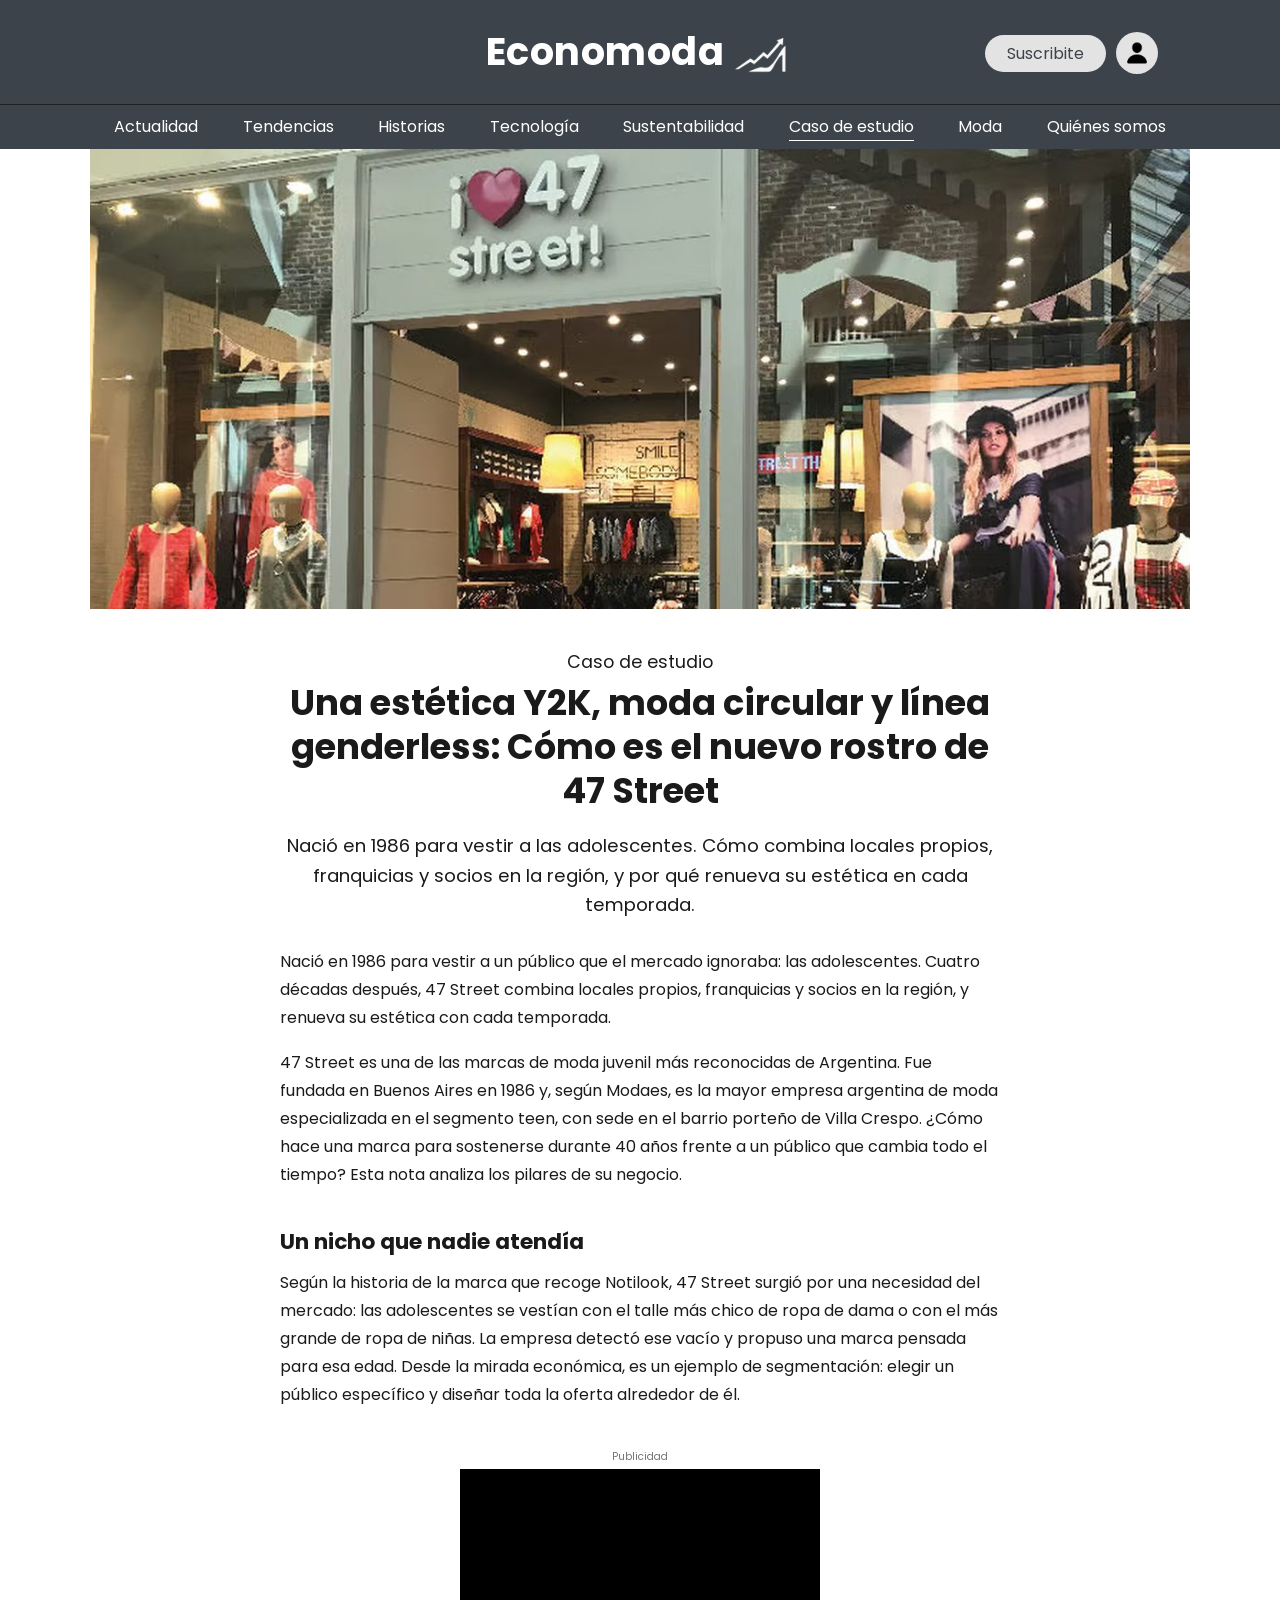
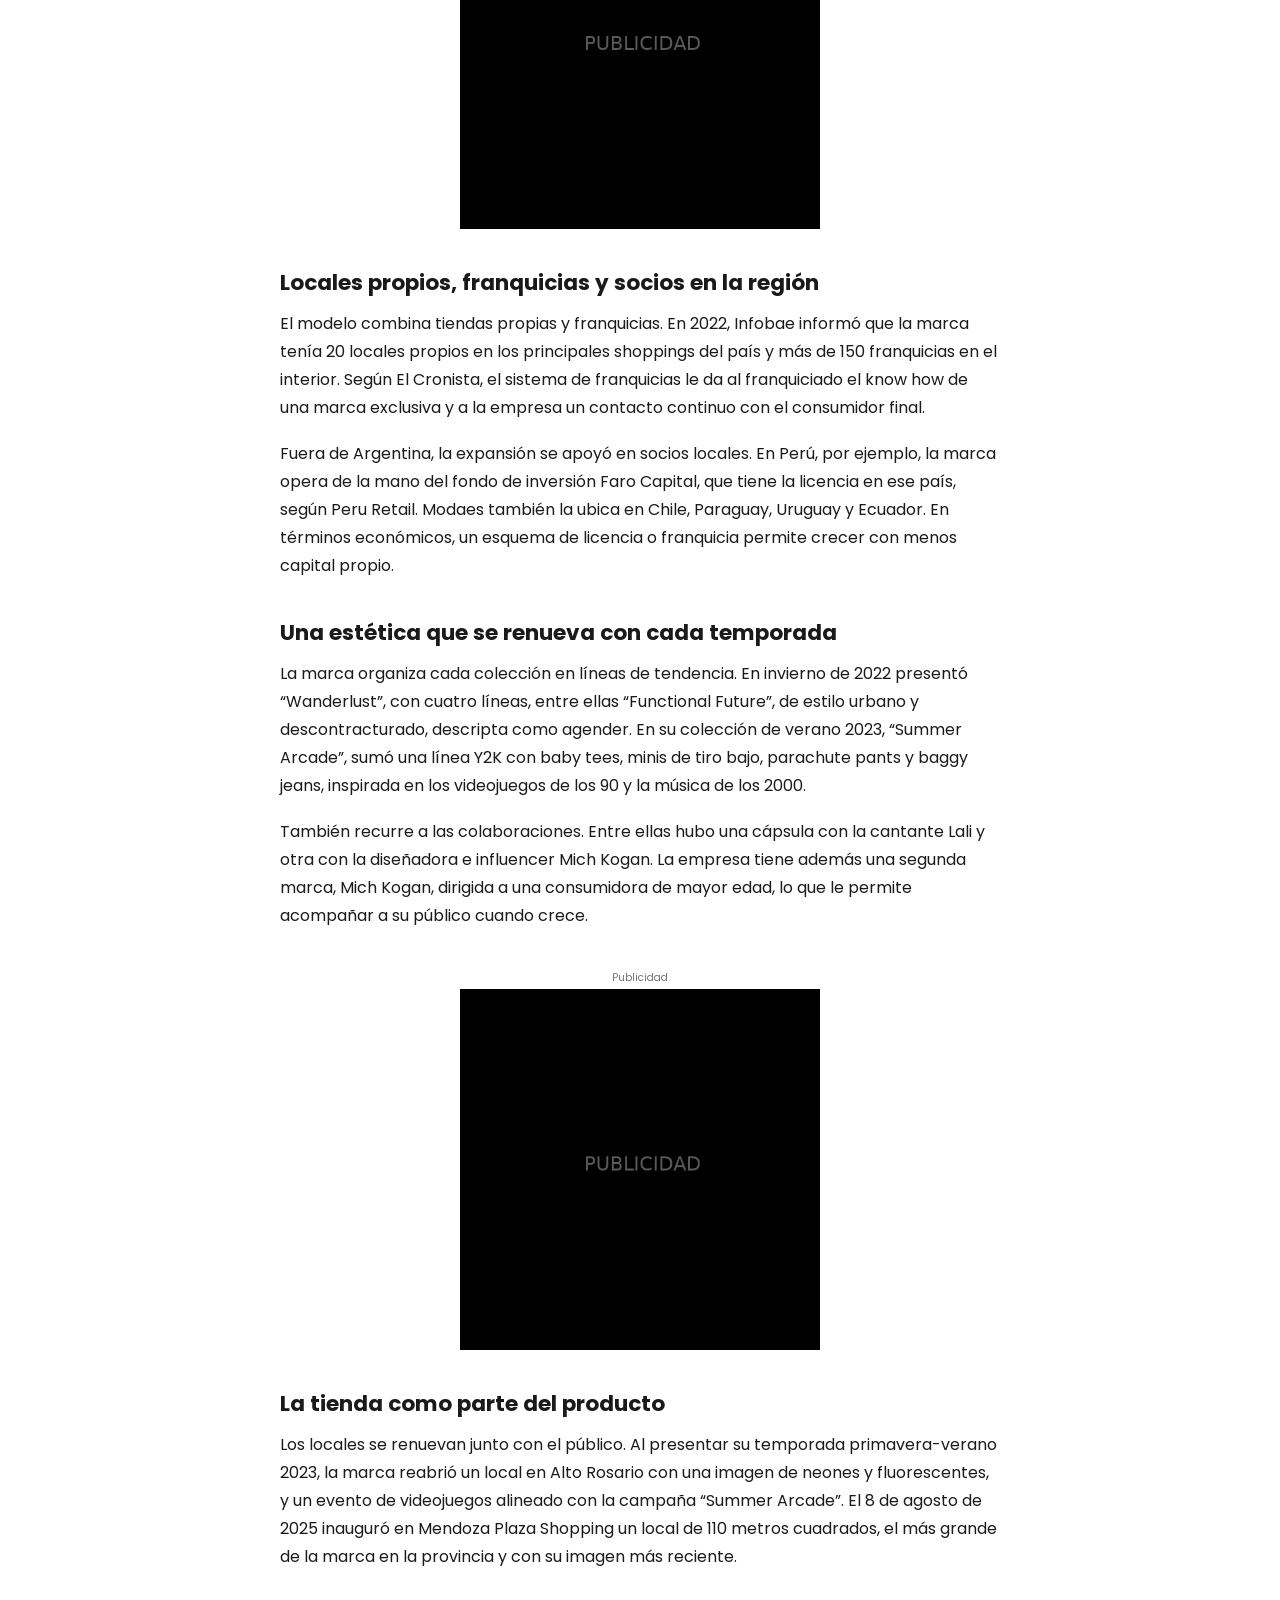
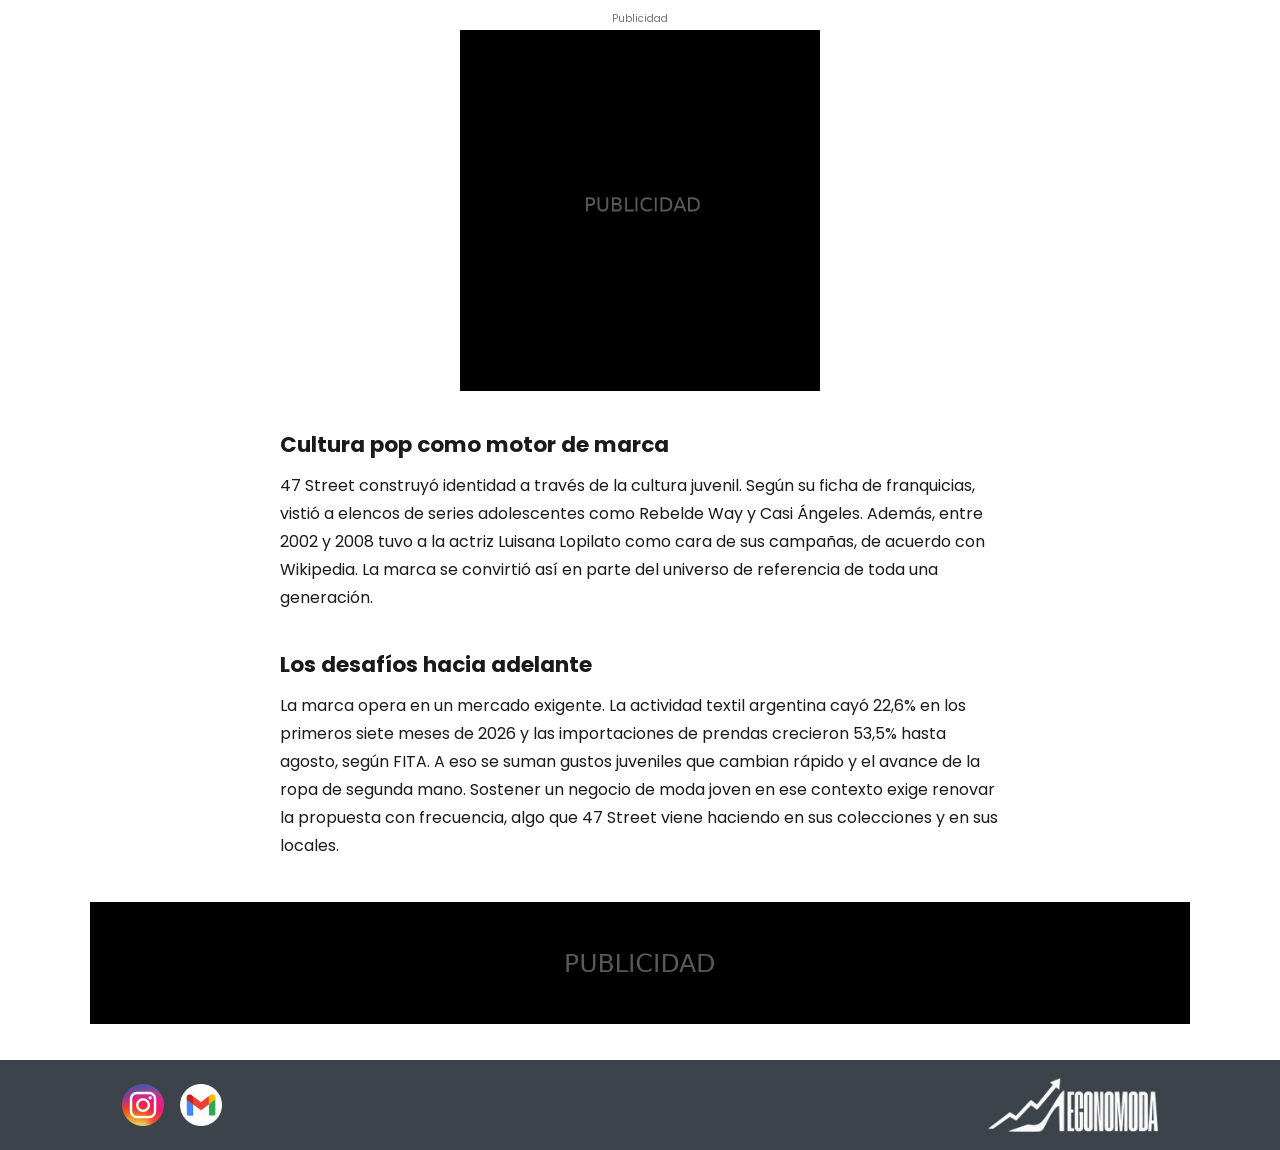
<file: casos-de-estudio/una-estetica-Y2K-oct-2026/index.html>
<!DOCTYPE html>
<html lang="es">
<head>
  <!-- ============================================================
       CONFIGURACIÓN BÁSICA DE LA PÁGINA
       ============================================================ -->
  <meta charset="UTF-8">
  <!-- Este meta es CLAVE para que la versión mobile se vea bien -->
  <meta name="viewport" content="width=device-width, initial-scale=1.0">
  <title>Una estética Y2K, moda circular y línea genderless | Economoda</title>
  <meta name="description" content="Nació en 1986 para vestir a las adolescentes. Cómo combina locales propios, franquicias y socios en la región, y por qué renueva su estética en cada temporada.">

  <!-- Tipografía Poppins (Google Fonts): 400 regular, 600 semibold, 700 bold -->
  <link rel="preconnect" href="https://fonts.googleapis.com">
  <link rel="preconnect" href="https://fonts.gstatic.com" crossorigin>
  <link href="https://fonts.googleapis.com/css2?family=Poppins:wght@400;600;700&display=swap" rel="stylesheet">

  <!-- Hoja de estilos -->
  <link rel="stylesheet" href="../../css/styles.css">
  
  <link rel="icon" type="image/png" href="../../img/logo-tab.png">
  
</head>
<body>

  <!-- Contenedor general: en desktop se centra y limita el ancho -->
  <div class="pagina">

    <!-- ============================================================
         1. HEADER (logo + botón Suscribite + ícono de usuario)
         ============================================================ -->
    <header class="header">
      <!-- Logo: texto "Economoda" + ícono del logo -->
      <a href="../../index.html" class="logo" aria-label="Economoda, ir al inicio">
        <span class="logo__texto">Economoda</span>
        <img class="logo__icono" src="../../img/logo-grande-blanco.png" alt="">
      </a>

      <!-- Acciones de la derecha: suscripción y perfil -->
      <div class="header__acciones">
        <button class="boton-suscribite" type="button" data-abrir-modal>Suscribite</button>
        <button class="boton-usuario" type="button" aria-label="Mi cuenta" data-abrir-login>
          <img src="../../img/persona.png" alt="">
        </button>
      </div>
    </header>

    <!-- ============================================================
         2. NAVEGACIÓN (menú de secciones)
         En mobile se desplaza horizontalmente; en desktop se reparte.
         La sección activa de cada página viene marcada en su HTML.
         ============================================================ -->
    <nav class="menu" aria-label="Secciones">
      <ul class="menu__lista">
        <li><a href="../../index.html" class="menu__link">Actualidad</a></li>
        <li><a href="../../tendencias/index.html" class="menu__link">Tendencias</a></li>
        <li><a href="../../historias/index.html" class="menu__link">Historias</a></li>
        <li><a href="../../tecnologia/index.html" class="menu__link">Tecnología</a></li>
        <li><a href="../../sustentabilidad/index.html" class="menu__link">Sustentabilidad</a></li>
        <li><a href="../../casos-de-estudio/index.html" class="menu__link menu__link--activo">Caso de estudio</a></li>
        <li><a href="../../moda/index.html" class="menu__link">Moda</a></li>
        <li><a href="../../quienes-somos/index.html" class="menu__link">Quiénes somos</a></li>
      </ul>
    </nav>

    <!-- ============================================================
         3. CONTENIDO PRINCIPAL: NOTA
         Orden: foto, sección + título + bajada, desarrollo de la nota
         (con la publicidad cuadrada en el medio) y, al final, el banner rectangular.
         La bajada y los párrafos NO tienen límite de renglones.
         ============================================================ -->
    <main class="contenido contenido--nota">
      <article class="articulo">

        <!-- ---------- 3.1 FOTO ----------
             Mobile: versión recortada (casi cuadrada). Tablet y desktop: versión ancha. -->
        <picture class="articulo__foto">
          <source media="(min-width: 768px)" srcset="../../img/nota2-articulo-pc.jpg">
          <img src="../../img/nota2-articulo-mobile.jpg" alt="Vidriera de la tienda I Love 47">
        </picture>

        <!-- ---------- 3.2 CABECERA: sección, título y bajada ---------- -->
        <header class="articulo__cabecera">
          <span class="articulo__seccion">Caso de estudio</span>
          <h1 class="articulo__titulo">Una estética Y2K, moda circular y línea genderless: Cómo es el nuevo rostro de 47 Street</h1>
          <p class="articulo__bajada">Nació en 1986 para vestir a las adolescentes. Cómo combina locales propios, franquicias y socios en la región, y por qué renueva su estética en cada temporada.</p>
        </header>

        <!-- ---------- 3.3 DESARROLLO DE LA NOTA ---------- -->
        <div class="articulo__cuerpo">
          <p>Nació en 1986 para vestir a un público que el mercado ignoraba: las adolescentes. Cuatro décadas después, 47 Street combina locales propios, franquicias y socios en la región, y renueva su estética con cada temporada.</p>
          <p>47 Street es una de las marcas de moda juvenil más reconocidas de Argentina. Fue fundada en Buenos Aires en 1986 y, según Modaes, es la mayor empresa argentina de moda especializada en el segmento teen, con sede en el barrio porteño de Villa Crespo. ¿Cómo hace una marca para sostenerse durante 40 años frente a un público que cambia todo el tiempo? Esta nota analiza los pilares de su negocio.</p>

          <h2>Un nicho que nadie atendía</h2>
          <p>Según la historia de la marca que recoge Notilook, 47 Street surgió por una necesidad del mercado: las adolescentes se vestían con el talle más chico de ropa de dama o con el más grande de ropa de niñas. La empresa detectó ese vacío y propuso una marca pensada para esa edad. Desde la mirada económica, es un ejemplo de segmentación: elegir un público específico y diseñar toda la oferta alrededor de él.</p>

          <!-- PUBLICIDAD CUADRADA (antes de "Locales propios, franquicias y socios en la región") -->
          <aside class="publicidad publicidad--nota" aria-label="Publicidad">
            <span class="publicidad__etiqueta">Publicidad</span>
            <img src="../../img/publicidad1.png" alt="Publicidad: BAFWEEK, Buenos Aires Fashion Week">
          </aside>

          <h2>Locales propios, franquicias y socios en la región</h2>
          <p>El modelo combina tiendas propias y franquicias. En 2022, Infobae informó que la marca tenía 20 locales propios en los principales shoppings del país y más de 150 franquicias en el interior. Según El Cronista, el sistema de franquicias le da al franquiciado el know how de una marca exclusiva y a la empresa un contacto continuo con el consumidor final.</p>
          <p>Fuera de Argentina, la expansión se apoyó en socios locales. En Perú, por ejemplo, la marca opera de la mano del fondo de inversión Faro Capital, que tiene la licencia en ese país, según Peru Retail. Modaes también la ubica en Chile, Paraguay, Uruguay y Ecuador. En términos económicos, un esquema de licencia o franquicia permite crecer con menos capital propio.</p>

          <h2>Una estética que se renueva con cada temporada</h2>
          <p>La marca organiza cada colección en líneas de tendencia. En invierno de 2022 presentó “Wanderlust”, con cuatro líneas, entre ellas “Functional Future”, de estilo urbano y descontracturado, descripta como agender. En su colección de verano 2023, “Summer Arcade”, sumó una línea Y2K con baby tees, minis de tiro bajo, parachute pants y baggy jeans, inspirada en los videojuegos de los 90 y la música de los 2000.</p>
          <p>También recurre a las colaboraciones. Entre ellas hubo una cápsula con la cantante Lali y otra con la diseñadora e influencer Mich Kogan. La empresa tiene además una segunda marca, Mich Kogan, dirigida a una consumidora de mayor edad, lo que le permite acompañar a su público cuando crece.</p>

          <!-- PUBLICIDAD CUADRADA (antes de "La tienda como parte del producto") -->
          <aside class="publicidad publicidad--nota" aria-label="Publicidad">
            <span class="publicidad__etiqueta">Publicidad</span>
            <img src="../../img/publicidad1.png" alt="Publicidad: BAFWEEK, Buenos Aires Fashion Week">
          </aside>

          <h2>La tienda como parte del producto</h2>
          <p>Los locales se renuevan junto con el público. Al presentar su temporada primavera-verano 2023, la marca reabrió un local en Alto Rosario con una imagen de neones y fluorescentes, y un evento de videojuegos alineado con la campaña “Summer Arcade”. El 8 de agosto de 2025 inauguró en Mendoza Plaza Shopping un local de 110 metros cuadrados, el más grande de la marca en la provincia y con su imagen más reciente.</p>

          <!-- PUBLICIDAD CUADRADA (antes de "Cultura pop como motor de marca") -->
          <aside class="publicidad publicidad--nota" aria-label="Publicidad">
            <span class="publicidad__etiqueta">Publicidad</span>
            <img src="../../img/publicidad1.png" alt="Publicidad: BAFWEEK, Buenos Aires Fashion Week">
          </aside>

          <h2>Cultura pop como motor de marca</h2>
          <p>47 Street construyó identidad a través de la cultura juvenil. Según su ficha de franquicias, vistió a elencos de series adolescentes como Rebelde Way y Casi Ángeles. Además, entre 2002 y 2008 tuvo a la actriz Luisana Lopilato como cara de sus campañas, de acuerdo con Wikipedia. La marca se convirtió así en parte del universo de referencia de toda una generación.</p>

          <h2>Los desafíos hacia adelante</h2>
          <p>La marca opera en un mercado exigente. La actividad textil argentina cayó 22,6% en los primeros siete meses de 2026 y las importaciones de prendas crecieron 53,5% hasta agosto, según FITA. A eso se suman gustos juveniles que cambian rápido y el avance de la ropa de segunda mano. Sostener un negocio de moda joven en ese contexto exige renovar la propuesta con frecuencia, algo que 47 Street viene haciendo en sus colecciones y en sus locales.</p>
        </div>
      </article>

      <!-- ---------- 3.4 BANNER RECTANGULAR (va al final de la nota) ---------- -->
      <aside class="banner" aria-label="Publicidad">
        <picture>
          <!-- Desktop/tablet (768px o más): banner horizontal -->
          <source media="(min-width: 768px)" srcset="../../img/publicidad-banner-desktop.png">
          <!-- Mobile: banner más alto -->
          <img src="../../img/publicidad-banner-mobile.png" alt="Espacio publicitario">
        </picture>
      </aside>
    </main>

    <!-- ============================================================
         5. FOOTER (redes sociales a la izquierda + logo a la derecha)
         ============================================================ -->
    <footer class="footer">
      <!-- Redes sociales -->
      <ul class="footer__redes">
        <li>
          <a href="https://www.instagram.com/economoda__/" class="footer__red" aria-label="Instagram de Economoda" target="_blank" rel="noopener noreferrer">
            <img src="../../img/logo-instagram.png" alt="Instagram">
          </a>
        </li>
        <li>
          <a href="mailto:economodaaa@gmail.com" class="footer__red" aria-label="Enviar un correo a Economoda">
            <img src="../../img/logo-x.png" alt="Gmail">
          </a>
        </li>
      </ul>

      <!-- Logo de Economoda (versión blanca) -->
      <img class="footer__logo" src="../../img/logo-footer.png" alt="Economoda">
    </footer>
  </div>

  <!-- ============================================================
       6. VENTANA (MODAL) DE SUSCRIPCIÓN
       Se abre con "Suscribite", con el ícono de usuario
       o al tocar una nota "Solo suscriptores".
       ============================================================ -->
  <div class="modal" id="modal" hidden>
    <div class="modal__caja" role="dialog" aria-modal="true" aria-labelledby="modal-titulo">
      <button class="modal__cerrar" type="button" aria-label="Cerrar" data-cerrar-modal>&times;</button>
      <img class="modal__logo" src="../../img/logo-largo-negro.png" alt="Economoda">
      <h2 id="modal-titulo" class="modal__titulo">Suscribite a Economoda</h2>
      <p class="modal__texto">Accedé a todas las notas exclusivas para suscriptores.</p>
      <button class="modal__boton" type="button" data-cerrar-modal>Quiero suscribirme</button>
    </div>
  </div>

  <!-- ============================================================
       7. VENTANA (MODAL) DE LOGIN
       Se abre con el ícono de usuario del header.
       Se cierra con la X, tocando afuera o con la tecla Escape.
       ============================================================ -->
  <div class="modal" id="modal-login" hidden>
    <div class="modal__caja modal__caja--login" role="dialog" aria-modal="true" aria-labelledby="login-titulo">
      <!-- Botón X para cerrar -->
      <button class="modal__cerrar" type="button" aria-label="Cerrar" data-cerrar-modal>&times;</button>

      <!-- Logo (ícono blanco) -->
      <img class="login__logo" src="../../img/logo-grande-blanco.png" alt="Economoda">

      <!-- Formulario de ingreso -->
      <form class="login__form" id="form-login" novalidate>
        <p id="login-titulo" class="login__texto">Para continuar, ingresá con tu cuenta</p>

        <!-- Campo de correo -->
        <label class="login__label" for="login-correo">Correo electrónico</label>
        <input class="login__input" type="email" id="login-correo" name="correo"
               placeholder="correo electrónico*" autocomplete="email" required>

        <!-- Mensaje de error (lo muestra el JS si el correo no es válido) -->
        <p class="login__error" id="login-error" hidden>Ingresá un correo electrónico válido.</p>

        <!-- Botón continuar -->
        <button class="login__boton" type="submit">Continuar</button>

        <!-- Link a registro -->
        <p class="login__registro">¿No tenés una cuenta? <a href="#" data-registro>Registrate</a></p>
      </form>
    </div>
  </div>

  <!-- Lógica de la página -->
  <script src="../../js/main.js"></script>
</body>
</html>
</file>
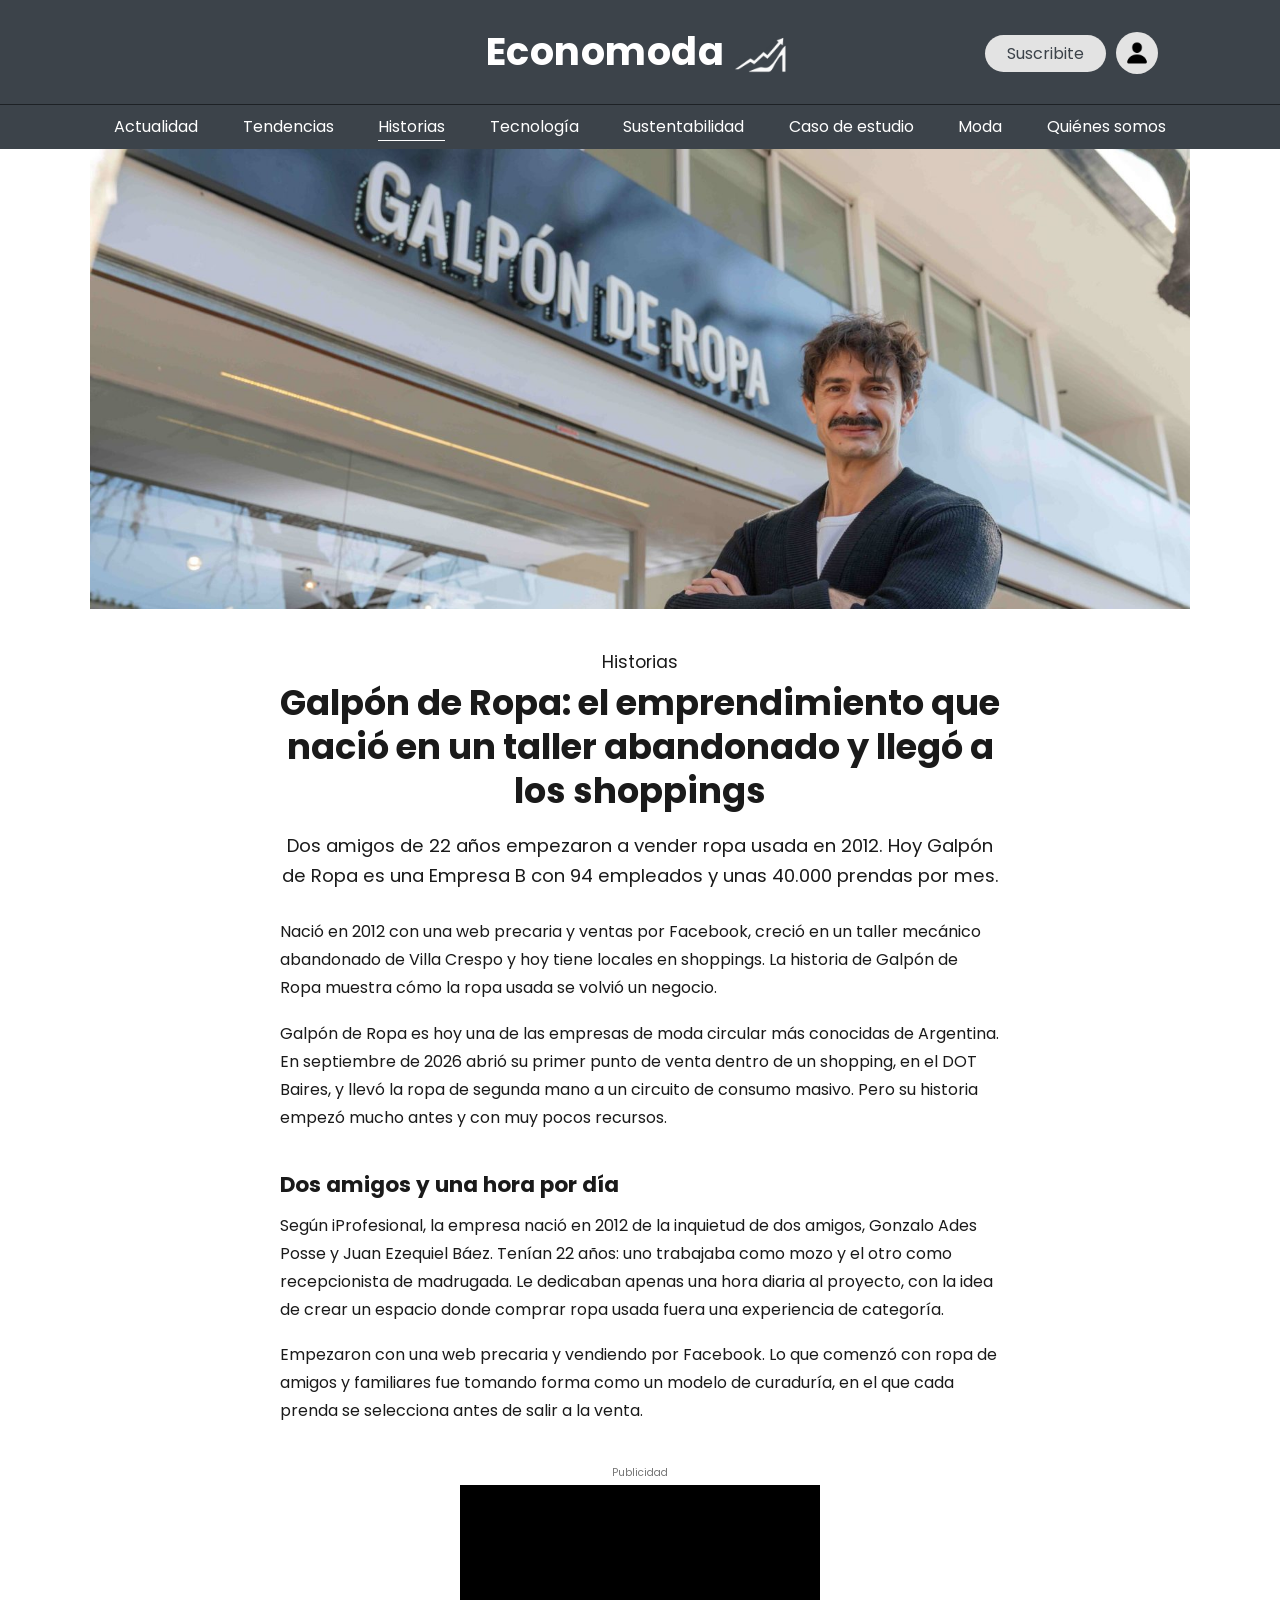
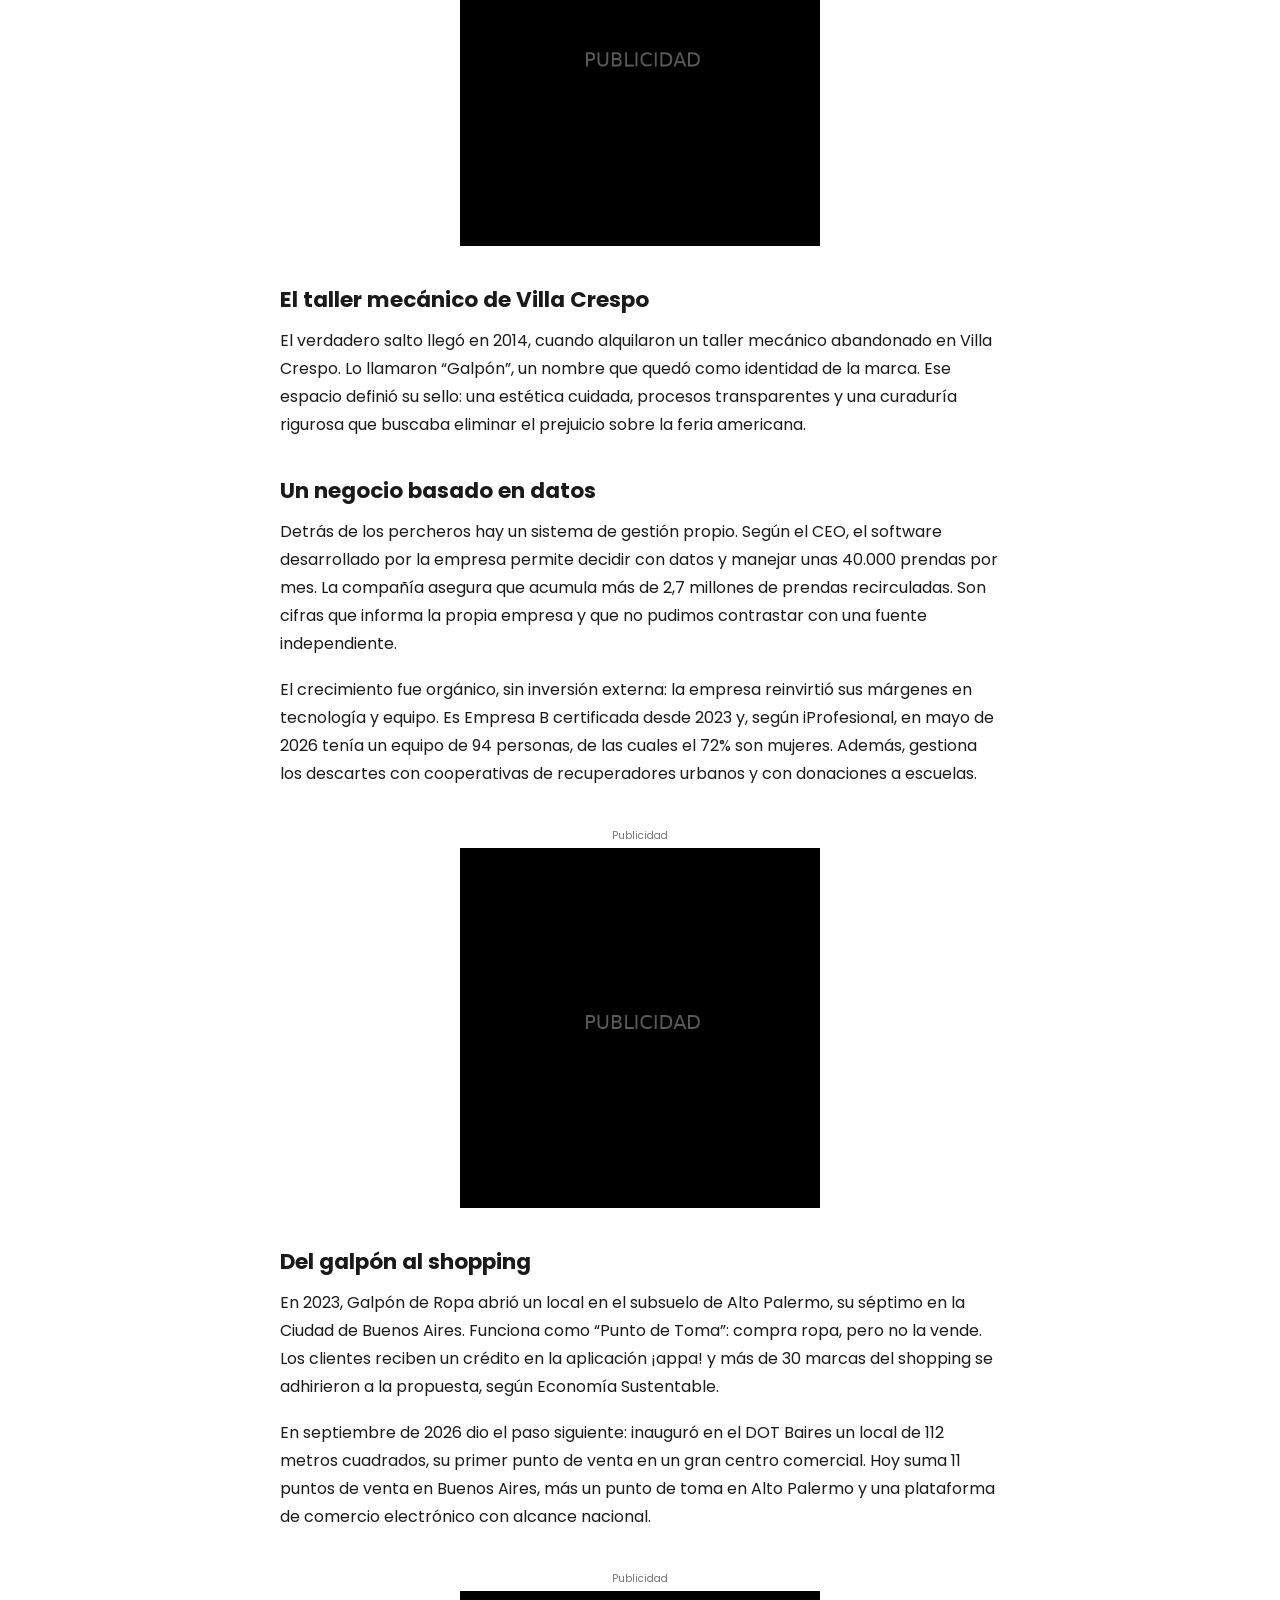
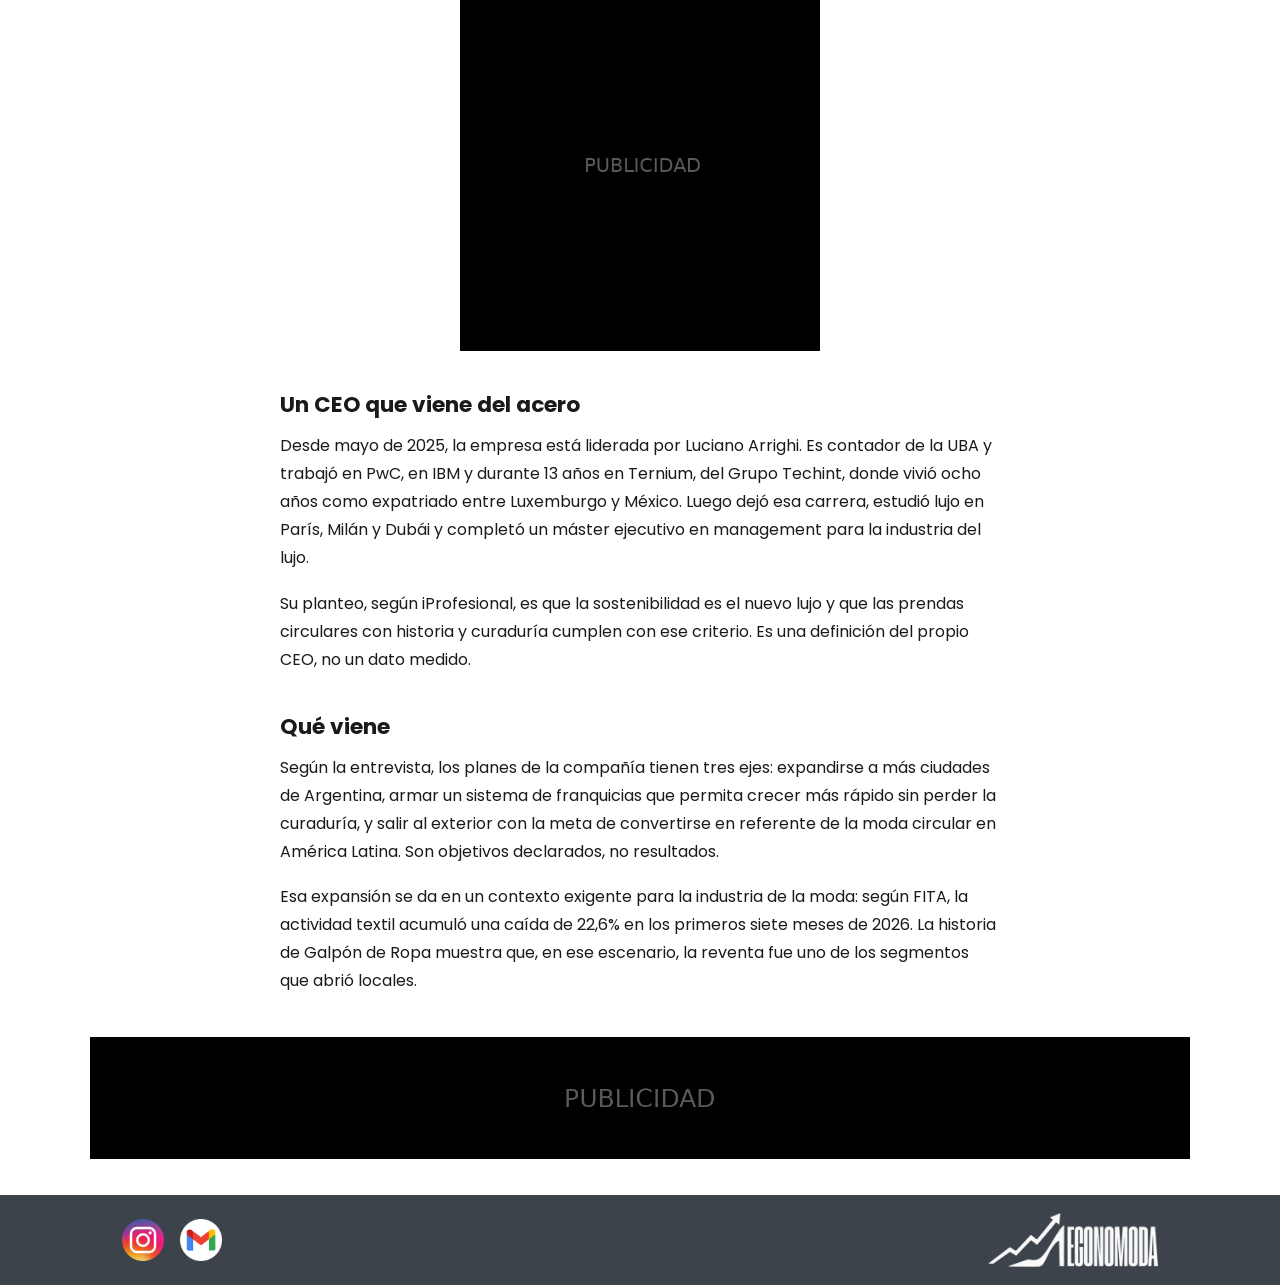
<file: historias/galpon-de-ropa-oct-2026/index.html>
<!DOCTYPE html>
<html lang="es">
<head>
  <!-- ============================================================
       CONFIGURACIÓN BÁSICA DE LA PÁGINA
       ============================================================ -->
  <meta charset="UTF-8">
  <!-- Este meta es CLAVE para que la versión mobile se vea bien -->
  <meta name="viewport" content="width=device-width, initial-scale=1.0">
  <title>Galpón de Ropa: el emprendimiento que nació en un taller abandonado | Economoda</title>
  <meta name="description" content="Dos amigos de 22 años empezaron a vender ropa usada en 2012. Hoy Galpón de Ropa es una Empresa B con 94 empleados y unas 40.000 prendas por mes.">

  <!-- Tipografía Poppins (Google Fonts): 400 regular, 600 semibold, 700 bold -->
  <link rel="preconnect" href="https://fonts.googleapis.com">
  <link rel="preconnect" href="https://fonts.gstatic.com" crossorigin>
  <link href="https://fonts.googleapis.com/css2?family=Poppins:wght@400;600;700&display=swap" rel="stylesheet">

  <!-- Hoja de estilos -->
  <link rel="stylesheet" href="../../css/styles.css">
  
  <link rel="icon" type="image/png" href="../../img/logo-tab.png">
  
</head>
<body>

  <!-- Contenedor general: en desktop se centra y limita el ancho -->
  <div class="pagina">

    <!-- ============================================================
         1. HEADER (logo + botón Suscribite + ícono de usuario)
         ============================================================ -->
    <header class="header">
      <!-- Logo: texto "Economoda" + ícono del logo -->
      <a href="../../index.html" class="logo" aria-label="Economoda, ir al inicio">
        <span class="logo__texto">Economoda</span>
        <img class="logo__icono" src="../../img/logo-grande-blanco.png" alt="">
      </a>

      <!-- Acciones de la derecha: suscripción y perfil -->
      <div class="header__acciones">
        <button class="boton-suscribite" type="button" data-abrir-modal>Suscribite</button>
        <button class="boton-usuario" type="button" aria-label="Mi cuenta" data-abrir-login>
          <img src="../../img/persona.png" alt="">
        </button>
      </div>
    </header>

    <!-- ============================================================
         2. NAVEGACIÓN (menú de secciones)
         En mobile se desplaza horizontalmente; en desktop se reparte.
         La sección activa de cada página viene marcada en su HTML.
         ============================================================ -->
    <nav class="menu" aria-label="Secciones">
      <ul class="menu__lista">
        <li><a href="../../index.html" class="menu__link">Actualidad</a></li>
        <li><a href="../../tendencias/index.html" class="menu__link">Tendencias</a></li>
        <li><a href="../../historias/index.html" class="menu__link menu__link--activo">Historias</a></li>
        <li><a href="../../tecnologia/index.html" class="menu__link">Tecnología</a></li>
        <li><a href="../../sustentabilidad/index.html" class="menu__link">Sustentabilidad</a></li>
        <li><a href="../../casos-de-estudio/index.html" class="menu__link">Caso de estudio</a></li>
        <li><a href="../../moda/index.html" class="menu__link">Moda</a></li>
        <li><a href="../../quienes-somos/index.html" class="menu__link">Quiénes somos</a></li>
      </ul>
    </nav>

    <!-- ============================================================
         3. CONTENIDO PRINCIPAL: NOTA
         Orden: foto, sección + título + bajada, desarrollo de la nota
         (con la publicidad cuadrada en el medio) y, al final, el banner rectangular.
         La bajada y los párrafos NO tienen límite de renglones.
         ============================================================ -->
    <main class="contenido contenido--nota">
      <article class="articulo">

        <!-- ---------- 3.1 FOTO ----------
             Mobile: versión recortada (casi cuadrada). Tablet y desktop: versión ancha. -->
        <picture class="articulo__foto">
          <source media="(min-width: 768px)" srcset="../../img/nota6-articulo-pc.jpg">
          <img src="../../img/nota6-articulo-mobile.jpg" alt="Hombre frente al local Galpón de Ropa">
        </picture>

        <!-- ---------- 3.2 CABECERA: sección, título y bajada ---------- -->
        <header class="articulo__cabecera">
          <span class="articulo__seccion">Historias</span>
          <h1 class="articulo__titulo">Galpón de Ropa: el emprendimiento que nació en un taller abandonado y llegó a los shoppings</h1>
          <p class="articulo__bajada">Dos amigos de 22 años empezaron a vender ropa usada en 2012. Hoy Galpón de Ropa es una Empresa B con 94 empleados y unas 40.000 prendas por mes.</p>
        </header>

        <!-- ---------- 3.3 DESARROLLO DE LA NOTA ---------- -->
        <div class="articulo__cuerpo">
          <p>Nació en 2012 con una web precaria y ventas por Facebook, creció en un taller mecánico abandonado de Villa Crespo y hoy tiene locales en shoppings. La historia de Galpón de Ropa muestra cómo la ropa usada se volvió un negocio.</p>
          <p>Galpón de Ropa es hoy una de las empresas de moda circular más conocidas de Argentina. En septiembre de 2026 abrió su primer punto de venta dentro de un shopping, en el DOT Baires, y llevó la ropa de segunda mano a un circuito de consumo masivo. Pero su historia empezó mucho antes y con muy pocos recursos.</p>

          <h2>Dos amigos y una hora por día</h2>
          <p>Según iProfesional, la empresa nació en 2012 de la inquietud de dos amigos, Gonzalo Ades Posse y Juan Ezequiel Báez. Tenían 22 años: uno trabajaba como mozo y el otro como recepcionista de madrugada. Le dedicaban apenas una hora diaria al proyecto, con la idea de crear un espacio donde comprar ropa usada fuera una experiencia de categoría.</p>
          <p>Empezaron con una web precaria y vendiendo por Facebook. Lo que comenzó con ropa de amigos y familiares fue tomando forma como un modelo de curaduría, en el que cada prenda se selecciona antes de salir a la venta.</p>

          <!-- PUBLICIDAD CUADRADA (antes de "El taller mecánico de Villa Crespo") -->
          <aside class="publicidad publicidad--nota" aria-label="Publicidad">
            <span class="publicidad__etiqueta">Publicidad</span>
            <img src="../../img/publicidad1.png" alt="Publicidad: BAFWEEK, Buenos Aires Fashion Week">
          </aside>

          <h2>El taller mecánico de Villa Crespo</h2>
          <p>El verdadero salto llegó en 2014, cuando alquilaron un taller mecánico abandonado en Villa Crespo. Lo llamaron “Galpón”, un nombre que quedó como identidad de la marca. Ese espacio definió su sello: una estética cuidada, procesos transparentes y una curaduría rigurosa que buscaba eliminar el prejuicio sobre la feria americana.</p>

          <h2>Un negocio basado en datos</h2>
          <p>Detrás de los percheros hay un sistema de gestión propio. Según el CEO, el software desarrollado por la empresa permite decidir con datos y manejar unas 40.000 prendas por mes. La compañía asegura que acumula más de 2,7 millones de prendas recirculadas. Son cifras que informa la propia empresa y que no pudimos contrastar con una fuente independiente.</p>
          <p>El crecimiento fue orgánico, sin inversión externa: la empresa reinvirtió sus márgenes en tecnología y equipo. Es Empresa B certificada desde 2023 y, según iProfesional, en mayo de 2026 tenía un equipo de 94 personas, de las cuales el 72% son mujeres. Además, gestiona los descartes con cooperativas de recuperadores urbanos y con donaciones a escuelas.</p>

          <!-- PUBLICIDAD CUADRADA (antes de "Del galpón al shopping") -->
          <aside class="publicidad publicidad--nota" aria-label="Publicidad">
            <span class="publicidad__etiqueta">Publicidad</span>
            <img src="../../img/publicidad1.png" alt="Publicidad: BAFWEEK, Buenos Aires Fashion Week">
          </aside>

          <h2>Del galpón al shopping</h2>
          <p>En 2023, Galpón de Ropa abrió un local en el subsuelo de Alto Palermo, su séptimo en la Ciudad de Buenos Aires. Funciona como “Punto de Toma”: compra ropa, pero no la vende. Los clientes reciben un crédito en la aplicación ¡appa! y más de 30 marcas del shopping se adhirieron a la propuesta, según Economía Sustentable.</p>
          <p>En septiembre de 2026 dio el paso siguiente: inauguró en el DOT Baires un local de 112 metros cuadrados, su primer punto de venta en un gran centro comercial. Hoy suma 11 puntos de venta en Buenos Aires, más un punto de toma en Alto Palermo y una plataforma de comercio electrónico con alcance nacional.</p>

          <!-- PUBLICIDAD CUADRADA (antes de "Un CEO que viene del acero") -->
          <aside class="publicidad publicidad--nota" aria-label="Publicidad">
            <span class="publicidad__etiqueta">Publicidad</span>
            <img src="../../img/publicidad1.png" alt="Publicidad: BAFWEEK, Buenos Aires Fashion Week">
          </aside>

          <h2>Un CEO que viene del acero</h2>
          <p>Desde mayo de 2025, la empresa está liderada por Luciano Arrighi. Es contador de la UBA y trabajó en PwC, en IBM y durante 13 años en Ternium, del Grupo Techint, donde vivió ocho años como expatriado entre Luxemburgo y México. Luego dejó esa carrera, estudió lujo en París, Milán y Dubái y completó un máster ejecutivo en management para la industria del lujo.</p>
          <p>Su planteo, según iProfesional, es que la sostenibilidad es el nuevo lujo y que las prendas circulares con historia y curaduría cumplen con ese criterio. Es una definición del propio CEO, no un dato medido.</p>

          <h2>Qué viene</h2>
          <p>Según la entrevista, los planes de la compañía tienen tres ejes: expandirse a más ciudades de Argentina, armar un sistema de franquicias que permita crecer más rápido sin perder la curaduría, y salir al exterior con la meta de convertirse en referente de la moda circular en América Latina. Son objetivos declarados, no resultados.</p>
          <p>Esa expansión se da en un contexto exigente para la industria de la moda: según FITA, la actividad textil acumuló una caída de 22,6% en los primeros siete meses de 2026. La historia de Galpón de Ropa muestra que, en ese escenario, la reventa fue uno de los segmentos que abrió locales.</p>
        </div>
      </article>

      <!-- ---------- 3.4 BANNER RECTANGULAR (va al final de la nota) ---------- -->
      <aside class="banner" aria-label="Publicidad">
        <picture>
          <!-- Desktop/tablet (768px o más): banner horizontal -->
          <source media="(min-width: 768px)" srcset="../../img/publicidad-banner-desktop.png">
          <!-- Mobile: banner más alto -->
          <img src="../../img/publicidad-banner-mobile.png" alt="Espacio publicitario">
        </picture>
      </aside>
    </main>

    <!-- ============================================================
         5. FOOTER (redes sociales a la izquierda + logo a la derecha)
         ============================================================ -->
    <footer class="footer">
      <!-- Redes sociales -->
      <ul class="footer__redes">
        <li>
          <a href="https://www.instagram.com/economoda__/" class="footer__red" aria-label="Instagram de Economoda" target="_blank" rel="noopener noreferrer">
            <img src="../../img/logo-instagram.png" alt="Instagram">
          </a>
        </li>
        <li>
          <a href="mailto:economodaaa@gmail.com" class="footer__red" aria-label="Enviar un correo a Economoda">
            <img src="../../img/logo-x.png" alt="Gmail">
          </a>
        </li>
      </ul>

      <!-- Logo de Economoda (versión blanca) -->
      <img class="footer__logo" src="../../img/logo-footer.png" alt="Economoda">
    </footer>
  </div>

  <!-- ============================================================
       6. VENTANA (MODAL) DE SUSCRIPCIÓN
       Se abre con "Suscribite", con el ícono de usuario
       o al tocar una nota "Solo suscriptores".
       ============================================================ -->
  <div class="modal" id="modal" hidden>
    <div class="modal__caja" role="dialog" aria-modal="true" aria-labelledby="modal-titulo">
      <button class="modal__cerrar" type="button" aria-label="Cerrar" data-cerrar-modal>&times;</button>
      <img class="modal__logo" src="../../img/logo-largo-negro.png" alt="Economoda">
      <h2 id="modal-titulo" class="modal__titulo">Suscribite a Economoda</h2>
      <p class="modal__texto">Accedé a todas las notas exclusivas para suscriptores.</p>
      <button class="modal__boton" type="button" data-cerrar-modal>Quiero suscribirme</button>
    </div>
  </div>

  <!-- ============================================================
       7. VENTANA (MODAL) DE LOGIN
       Se abre con el ícono de usuario del header.
       Se cierra con la X, tocando afuera o con la tecla Escape.
       ============================================================ -->
  <div class="modal" id="modal-login" hidden>
    <div class="modal__caja modal__caja--login" role="dialog" aria-modal="true" aria-labelledby="login-titulo">
      <!-- Botón X para cerrar -->
      <button class="modal__cerrar" type="button" aria-label="Cerrar" data-cerrar-modal>&times;</button>

      <!-- Logo (ícono blanco) -->
      <img class="login__logo" src="../../img/logo-grande-blanco.png" alt="Economoda">

      <!-- Formulario de ingreso -->
      <form class="login__form" id="form-login" novalidate>
        <p id="login-titulo" class="login__texto">Para continuar, ingresá con tu cuenta</p>

        <!-- Campo de correo -->
        <label class="login__label" for="login-correo">Correo electrónico</label>
        <input class="login__input" type="email" id="login-correo" name="correo"
               placeholder="correo electrónico*" autocomplete="email" required>

        <!-- Mensaje de error (lo muestra el JS si el correo no es válido) -->
        <p class="login__error" id="login-error" hidden>Ingresá un correo electrónico válido.</p>

        <!-- Botón continuar -->
        <button class="login__boton" type="submit">Continuar</button>

        <!-- Link a registro -->
        <p class="login__registro">¿No tenés una cuenta? <a href="#" data-registro>Registrate</a></p>
      </form>
    </div>
  </div>

  <!-- Lógica de la página -->
  <script src="../../js/main.js"></script>
</body>
</html>
</file>
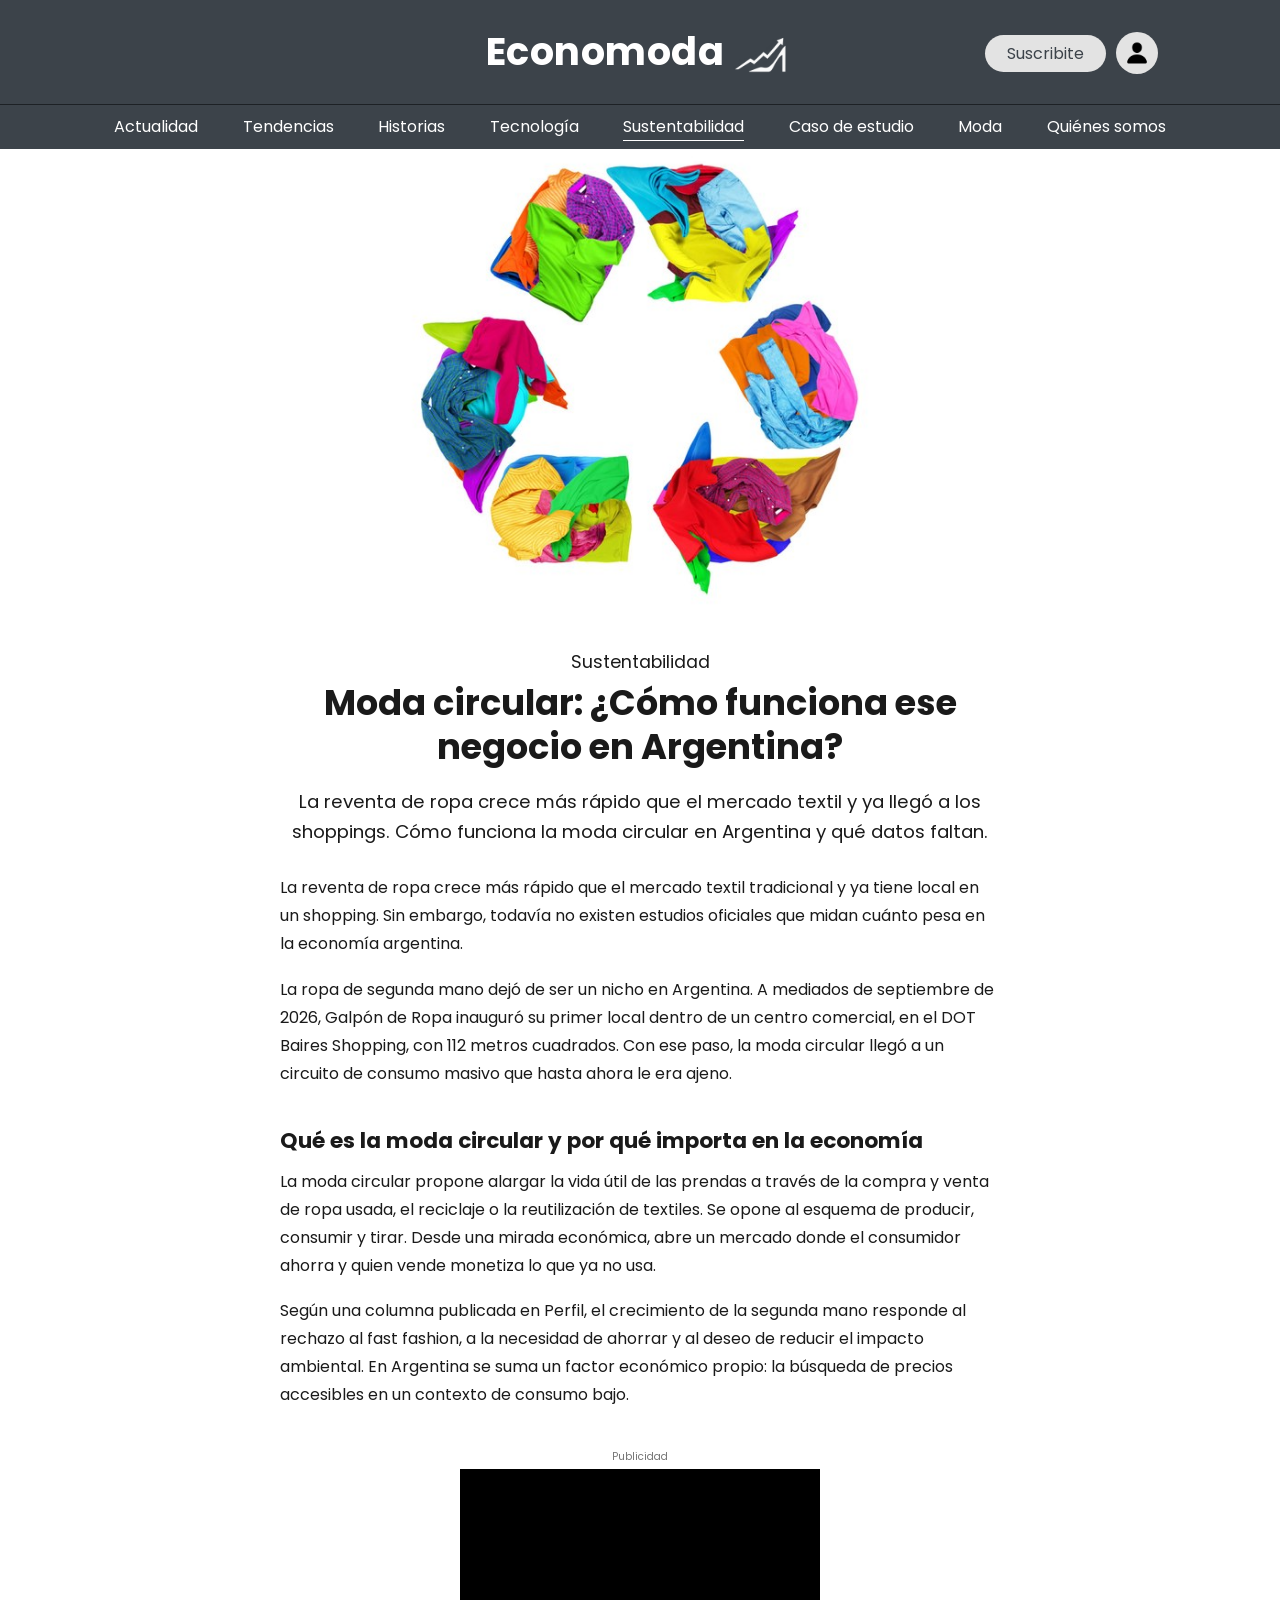
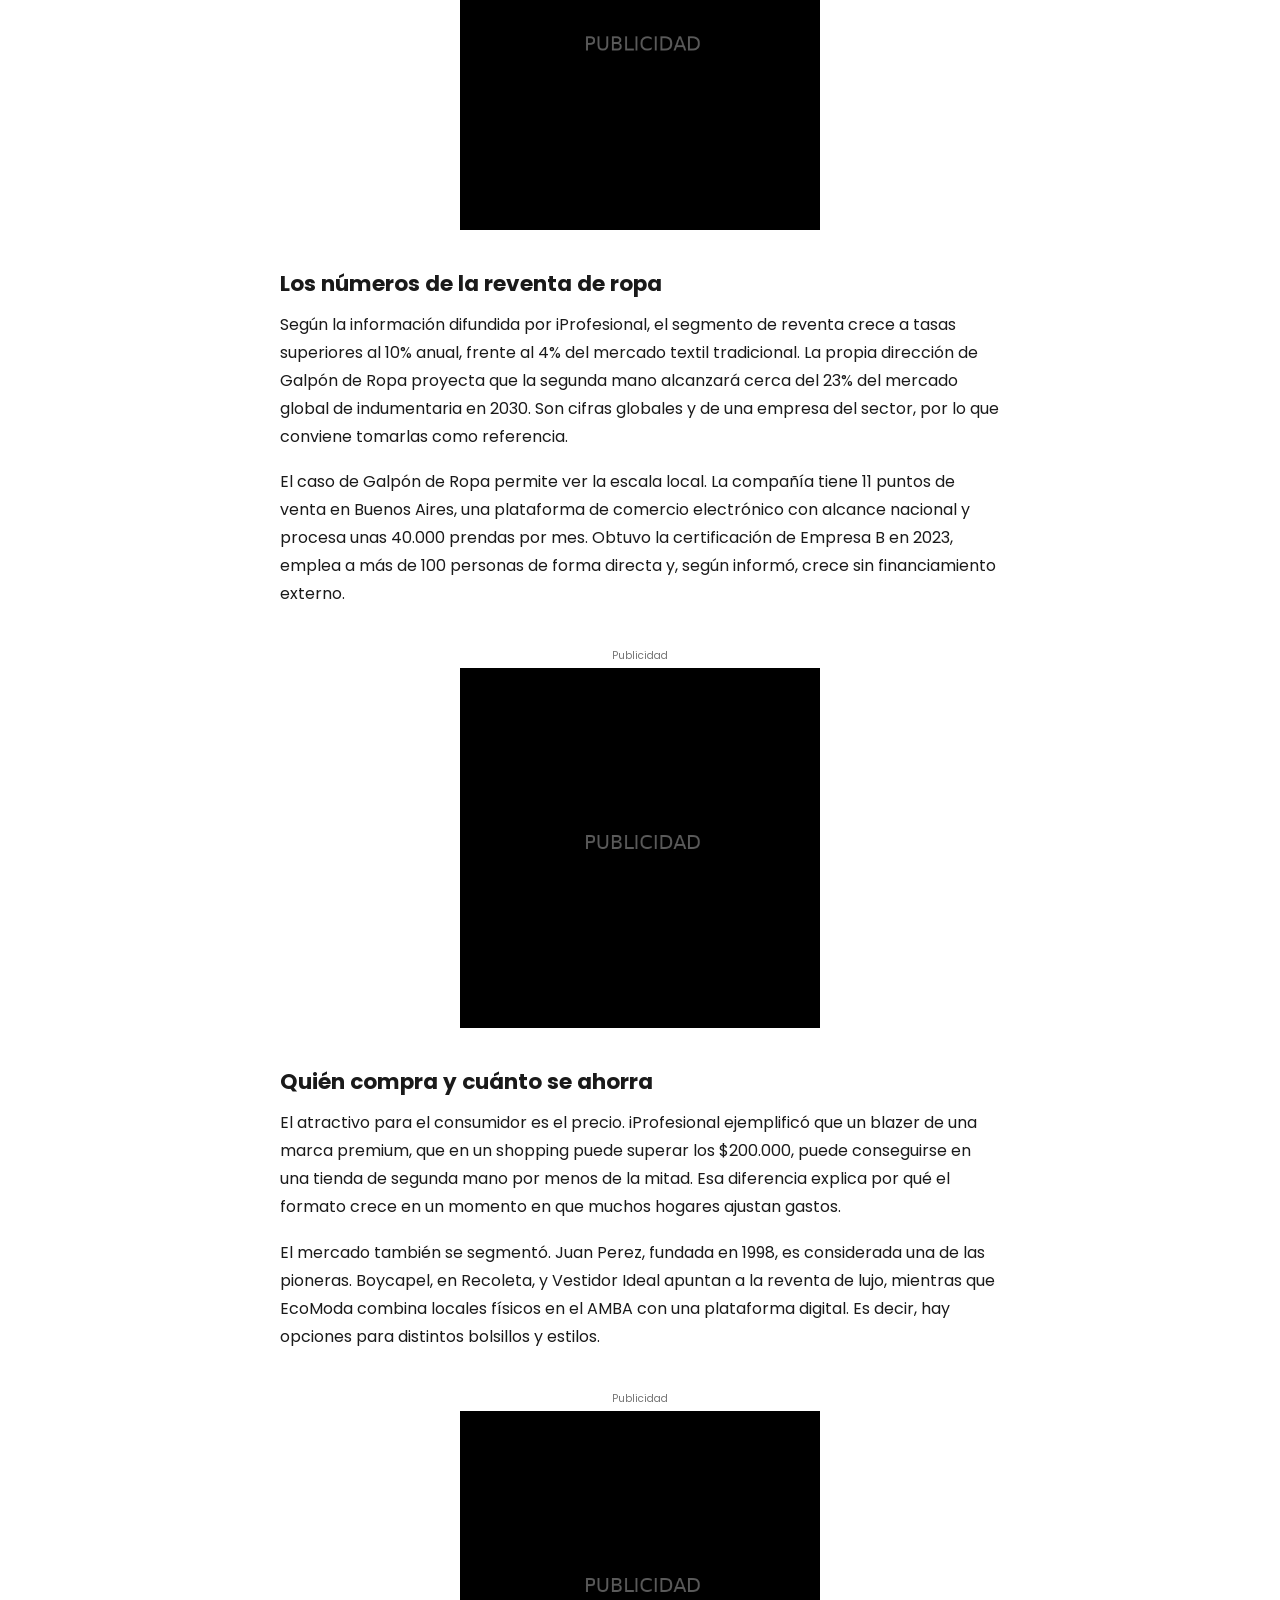
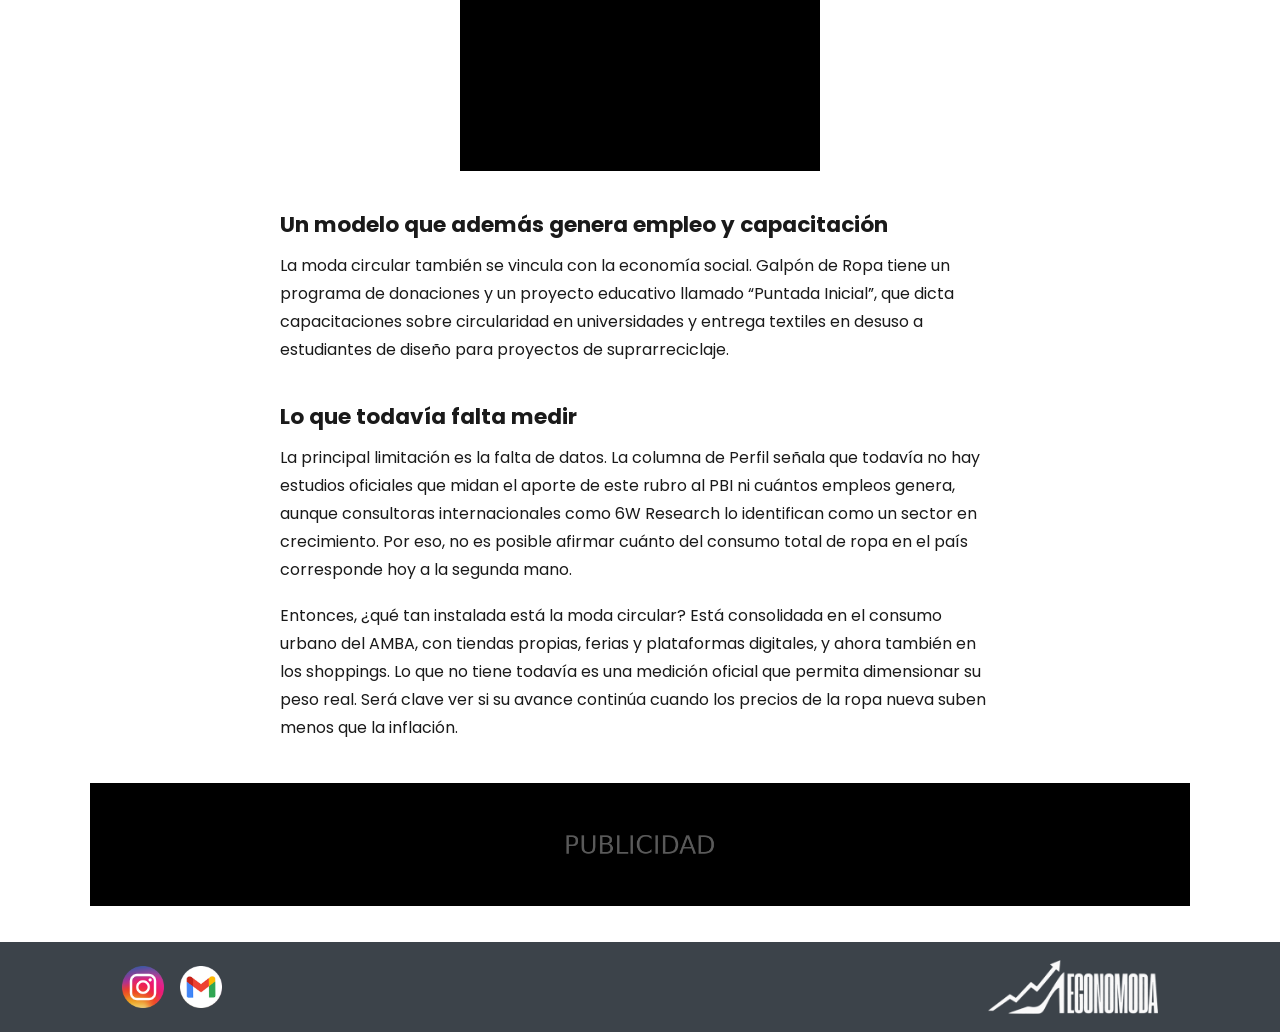
<file: sustentabilidad/moda-circular-oct-2026/index.html>
<!DOCTYPE html>
<html lang="es">
<head>
  <!-- ============================================================
       CONFIGURACIÓN BÁSICA DE LA PÁGINA
       ============================================================ -->
  <meta charset="UTF-8">
  <!-- Este meta es CLAVE para que la versión mobile se vea bien -->
  <meta name="viewport" content="width=device-width, initial-scale=1.0">
  <title>Moda circular: ¿Cómo funciona ese negocio en Argentina? | Economoda</title>
  <meta name="description" content="La reventa de ropa crece más rápido que el mercado textil y ya llegó a los shoppings. Cómo funciona la moda circular en Argentina y qué datos faltan.">

  <!-- Tipografía Poppins (Google Fonts): 400 regular, 600 semibold, 700 bold -->
  <link rel="preconnect" href="https://fonts.googleapis.com">
  <link rel="preconnect" href="https://fonts.gstatic.com" crossorigin>
  <link href="https://fonts.googleapis.com/css2?family=Poppins:wght@400;600;700&display=swap" rel="stylesheet">

  <!-- Hoja de estilos -->
  <link rel="stylesheet" href="../../css/styles.css">
  
  <link rel="icon" type="image/png" href="../../img/logo-tab.png">
  
</head>
<body>

  <!-- Contenedor general: en desktop se centra y limita el ancho -->
  <div class="pagina">

    <!-- ============================================================
         1. HEADER (logo + botón Suscribite + ícono de usuario)
         ============================================================ -->
    <header class="header">
      <!-- Logo: texto "Economoda" + ícono del logo -->
      <a href="../../index.html" class="logo" aria-label="Economoda, ir al inicio">
        <span class="logo__texto">Economoda</span>
        <img class="logo__icono" src="../../img/logo-grande-blanco.png" alt="">
      </a>

      <!-- Acciones de la derecha: suscripción y perfil -->
      <div class="header__acciones">
        <button class="boton-suscribite" type="button" data-abrir-modal>Suscribite</button>
        <button class="boton-usuario" type="button" aria-label="Mi cuenta" data-abrir-login>
          <img src="../../img/persona.png" alt="">
        </button>
      </div>
    </header>

    <!-- ============================================================
         2. NAVEGACIÓN (menú de secciones)
         En mobile se desplaza horizontalmente; en desktop se reparte.
         La sección activa de cada página viene marcada en su HTML.
         ============================================================ -->
    <nav class="menu" aria-label="Secciones">
      <ul class="menu__lista">
        <li><a href="../../index.html" class="menu__link">Actualidad</a></li>
        <li><a href="../../tendencias/index.html" class="menu__link">Tendencias</a></li>
        <li><a href="../../historias/index.html" class="menu__link">Historias</a></li>
        <li><a href="../../tecnologia/index.html" class="menu__link">Tecnología</a></li>
        <li><a href="../../sustentabilidad/index.html" class="menu__link menu__link--activo">Sustentabilidad</a></li>
        <li><a href="../../casos-de-estudio/index.html" class="menu__link">Caso de estudio</a></li>
        <li><a href="../../moda/index.html" class="menu__link">Moda</a></li>
        <li><a href="../../quienes-somos/index.html" class="menu__link">Quiénes somos</a></li>
      </ul>
    </nav>

    <!-- ============================================================
         3. CONTENIDO PRINCIPAL: NOTA
         Orden: foto, sección + título + bajada, desarrollo de la nota
         (con la publicidad cuadrada en el medio) y, al final, el banner rectangular.
         La bajada y los párrafos NO tienen límite de renglones.
         ============================================================ -->
    <main class="contenido contenido--nota">
      <article class="articulo">

        <!-- ---------- 3.1 FOTO ----------
             Mobile: versión recortada (casi cuadrada). Tablet y desktop: versión ancha. -->
        <picture class="articulo__foto">
          <source media="(min-width: 768px)" srcset="../../img/nota3-articulo-pc.jpg">
          <img src="../../img/nota3-articulo-mobile.jpg" alt="Prendas de colores formando el símbolo de reciclaje">
        </picture>

        <!-- ---------- 3.2 CABECERA: sección, título y bajada ---------- -->
        <header class="articulo__cabecera">
          <span class="articulo__seccion">Sustentabilidad</span>
          <h1 class="articulo__titulo">Moda circular: ¿Cómo funciona ese negocio en Argentina?</h1>
          <p class="articulo__bajada">La reventa de ropa crece más rápido que el mercado textil y ya llegó a los shoppings. Cómo funciona la moda circular en Argentina y qué datos faltan.</p>
        </header>

        <!-- ---------- 3.3 DESARROLLO DE LA NOTA ---------- -->
        <div class="articulo__cuerpo">
          <p>La reventa de ropa crece más rápido que el mercado textil tradicional y ya tiene local en un shopping. Sin embargo, todavía no existen estudios oficiales que midan cuánto pesa en la economía argentina.</p>
          <p>La ropa de segunda mano dejó de ser un nicho en Argentina. A mediados de septiembre de 2026, Galpón de Ropa inauguró su primer local dentro de un centro comercial, en el DOT Baires Shopping, con 112 metros cuadrados. Con ese paso, la moda circular llegó a un circuito de consumo masivo que hasta ahora le era ajeno.</p>

          <h2>Qué es la moda circular y por qué importa en la economía</h2>
          <p>La moda circular propone alargar la vida útil de las prendas a través de la compra y venta de ropa usada, el reciclaje o la reutilización de textiles. Se opone al esquema de producir, consumir y tirar. Desde una mirada económica, abre un mercado donde el consumidor ahorra y quien vende monetiza lo que ya no usa.</p>
          <p>Según una columna publicada en Perfil, el crecimiento de la segunda mano responde al rechazo al fast fashion, a la necesidad de ahorrar y al deseo de reducir el impacto ambiental. En Argentina se suma un factor económico propio: la búsqueda de precios accesibles en un contexto de consumo bajo.</p>

          <!-- PUBLICIDAD CUADRADA (antes de "Los números de la reventa de ropa") -->
          <aside class="publicidad publicidad--nota" aria-label="Publicidad">
            <span class="publicidad__etiqueta">Publicidad</span>
            <img src="../../img/publicidad1.png" alt="Publicidad: BAFWEEK, Buenos Aires Fashion Week">
          </aside>

          <h2>Los números de la reventa de ropa</h2>
          <p>Según la información difundida por iProfesional, el segmento de reventa crece a tasas superiores al 10% anual, frente al 4% del mercado textil tradicional. La propia dirección de Galpón de Ropa proyecta que la segunda mano alcanzará cerca del 23% del mercado global de indumentaria en 2030. Son cifras globales y de una empresa del sector, por lo que conviene tomarlas como referencia.</p>
          <p>El caso de Galpón de Ropa permite ver la escala local. La compañía tiene 11 puntos de venta en Buenos Aires, una plataforma de comercio electrónico con alcance nacional y procesa unas 40.000 prendas por mes. Obtuvo la certificación de Empresa B en 2023, emplea a más de 100 personas de forma directa y, según informó, crece sin financiamiento externo.</p>

          <!-- PUBLICIDAD CUADRADA (antes de "Quién compra y cuánto se ahorra") -->
          <aside class="publicidad publicidad--nota" aria-label="Publicidad">
            <span class="publicidad__etiqueta">Publicidad</span>
            <img src="../../img/publicidad1.png" alt="Publicidad: BAFWEEK, Buenos Aires Fashion Week">
          </aside>

          <h2>Quién compra y cuánto se ahorra</h2>
          <p>El atractivo para el consumidor es el precio. iProfesional ejemplificó que un blazer de una marca premium, que en un shopping puede superar los $200.000, puede conseguirse en una tienda de segunda mano por menos de la mitad. Esa diferencia explica por qué el formato crece en un momento en que muchos hogares ajustan gastos.</p>
          <p>El mercado también se segmentó. Juan Perez, fundada en 1998, es considerada una de las pioneras. Boycapel, en Recoleta, y Vestidor Ideal apuntan a la reventa de lujo, mientras que EcoModa combina locales físicos en el AMBA con una plataforma digital. Es decir, hay opciones para distintos bolsillos y estilos.</p>

          <!-- PUBLICIDAD CUADRADA (antes de "Un modelo que además genera empleo y capacitación") -->
          <aside class="publicidad publicidad--nota" aria-label="Publicidad">
            <span class="publicidad__etiqueta">Publicidad</span>
            <img src="../../img/publicidad1.png" alt="Publicidad: BAFWEEK, Buenos Aires Fashion Week">
          </aside>

          <h2>Un modelo que además genera empleo y capacitación</h2>
          <p>La moda circular también se vincula con la economía social. Galpón de Ropa tiene un programa de donaciones y un proyecto educativo llamado “Puntada Inicial”, que dicta capacitaciones sobre circularidad en universidades y entrega textiles en desuso a estudiantes de diseño para proyectos de suprarreciclaje.</p>

          <h2>Lo que todavía falta medir</h2>
          <p>La principal limitación es la falta de datos. La columna de Perfil señala que todavía no hay estudios oficiales que midan el aporte de este rubro al PBI ni cuántos empleos genera, aunque consultoras internacionales como 6W Research lo identifican como un sector en crecimiento. Por eso, no es posible afirmar cuánto del consumo total de ropa en el país corresponde hoy a la segunda mano.</p>
          <p>Entonces, ¿qué tan instalada está la moda circular? Está consolidada en el consumo urbano del AMBA, con tiendas propias, ferias y plataformas digitales, y ahora también en los shoppings. Lo que no tiene todavía es una medición oficial que permita dimensionar su peso real. Será clave ver si su avance continúa cuando los precios de la ropa nueva suben menos que la inflación.</p>
        </div>
      </article>

      <!-- ---------- 3.4 BANNER RECTANGULAR (va al final de la nota) ---------- -->
      <aside class="banner" aria-label="Publicidad">
        <picture>
          <!-- Desktop/tablet (768px o más): banner horizontal -->
          <source media="(min-width: 768px)" srcset="../../img/publicidad-banner-desktop.png">
          <!-- Mobile: banner más alto -->
          <img src="../../img/publicidad-banner-mobile.png" alt="Espacio publicitario">
        </picture>
      </aside>
    </main>

    <!-- ============================================================
         5. FOOTER (redes sociales a la izquierda + logo a la derecha)
         ============================================================ -->
    <footer class="footer">
      <!-- Redes sociales -->
      <ul class="footer__redes">
        <li>
          <a href="https://www.instagram.com/economoda__/" class="footer__red" aria-label="Instagram de Economoda" target="_blank" rel="noopener noreferrer">
            <img src="../../img/logo-instagram.png" alt="Instagram">
          </a>
        </li>
        <li>
          <a href="mailto:economodaaa@gmail.com" class="footer__red" aria-label="Enviar un correo a Economoda">
            <img src="../../img/logo-x.png" alt="Gmail">
          </a>
        </li>
      </ul>

      <!-- Logo de Economoda (versión blanca) -->
      <img class="footer__logo" src="../../img/logo-footer.png" alt="Economoda">
    </footer>
  </div>

  <!-- ============================================================
       6. VENTANA (MODAL) DE SUSCRIPCIÓN
       Se abre con "Suscribite", con el ícono de usuario
       o al tocar una nota "Solo suscriptores".
       ============================================================ -->
  <div class="modal" id="modal" hidden>
    <div class="modal__caja" role="dialog" aria-modal="true" aria-labelledby="modal-titulo">
      <button class="modal__cerrar" type="button" aria-label="Cerrar" data-cerrar-modal>&times;</button>
      <img class="modal__logo" src="../../img/logo-largo-negro.png" alt="Economoda">
      <h2 id="modal-titulo" class="modal__titulo">Suscribite a Economoda</h2>
      <p class="modal__texto">Accedé a todas las notas exclusivas para suscriptores.</p>
      <button class="modal__boton" type="button" data-cerrar-modal>Quiero suscribirme</button>
    </div>
  </div>

  <!-- ============================================================
       7. VENTANA (MODAL) DE LOGIN
       Se abre con el ícono de usuario del header.
       Se cierra con la X, tocando afuera o con la tecla Escape.
       ============================================================ -->
  <div class="modal" id="modal-login" hidden>
    <div class="modal__caja modal__caja--login" role="dialog" aria-modal="true" aria-labelledby="login-titulo">
      <!-- Botón X para cerrar -->
      <button class="modal__cerrar" type="button" aria-label="Cerrar" data-cerrar-modal>&times;</button>

      <!-- Logo (ícono blanco) -->
      <img class="login__logo" src="../../img/logo-grande-blanco.png" alt="Economoda">

      <!-- Formulario de ingreso -->
      <form class="login__form" id="form-login" novalidate>
        <p id="login-titulo" class="login__texto">Para continuar, ingresá con tu cuenta</p>

        <!-- Campo de correo -->
        <label class="login__label" for="login-correo">Correo electrónico</label>
        <input class="login__input" type="email" id="login-correo" name="correo"
               placeholder="correo electrónico*" autocomplete="email" required>

        <!-- Mensaje de error (lo muestra el JS si el correo no es válido) -->
        <p class="login__error" id="login-error" hidden>Ingresá un correo electrónico válido.</p>

        <!-- Botón continuar -->
        <button class="login__boton" type="submit">Continuar</button>

        <!-- Link a registro -->
        <p class="login__registro">¿No tenés una cuenta? <a href="#" data-registro>Registrate</a></p>
      </form>
    </div>
  </div>

  <!-- Lógica de la página -->
  <script src="../../js/main.js"></script>
</body>
</html>
</file>
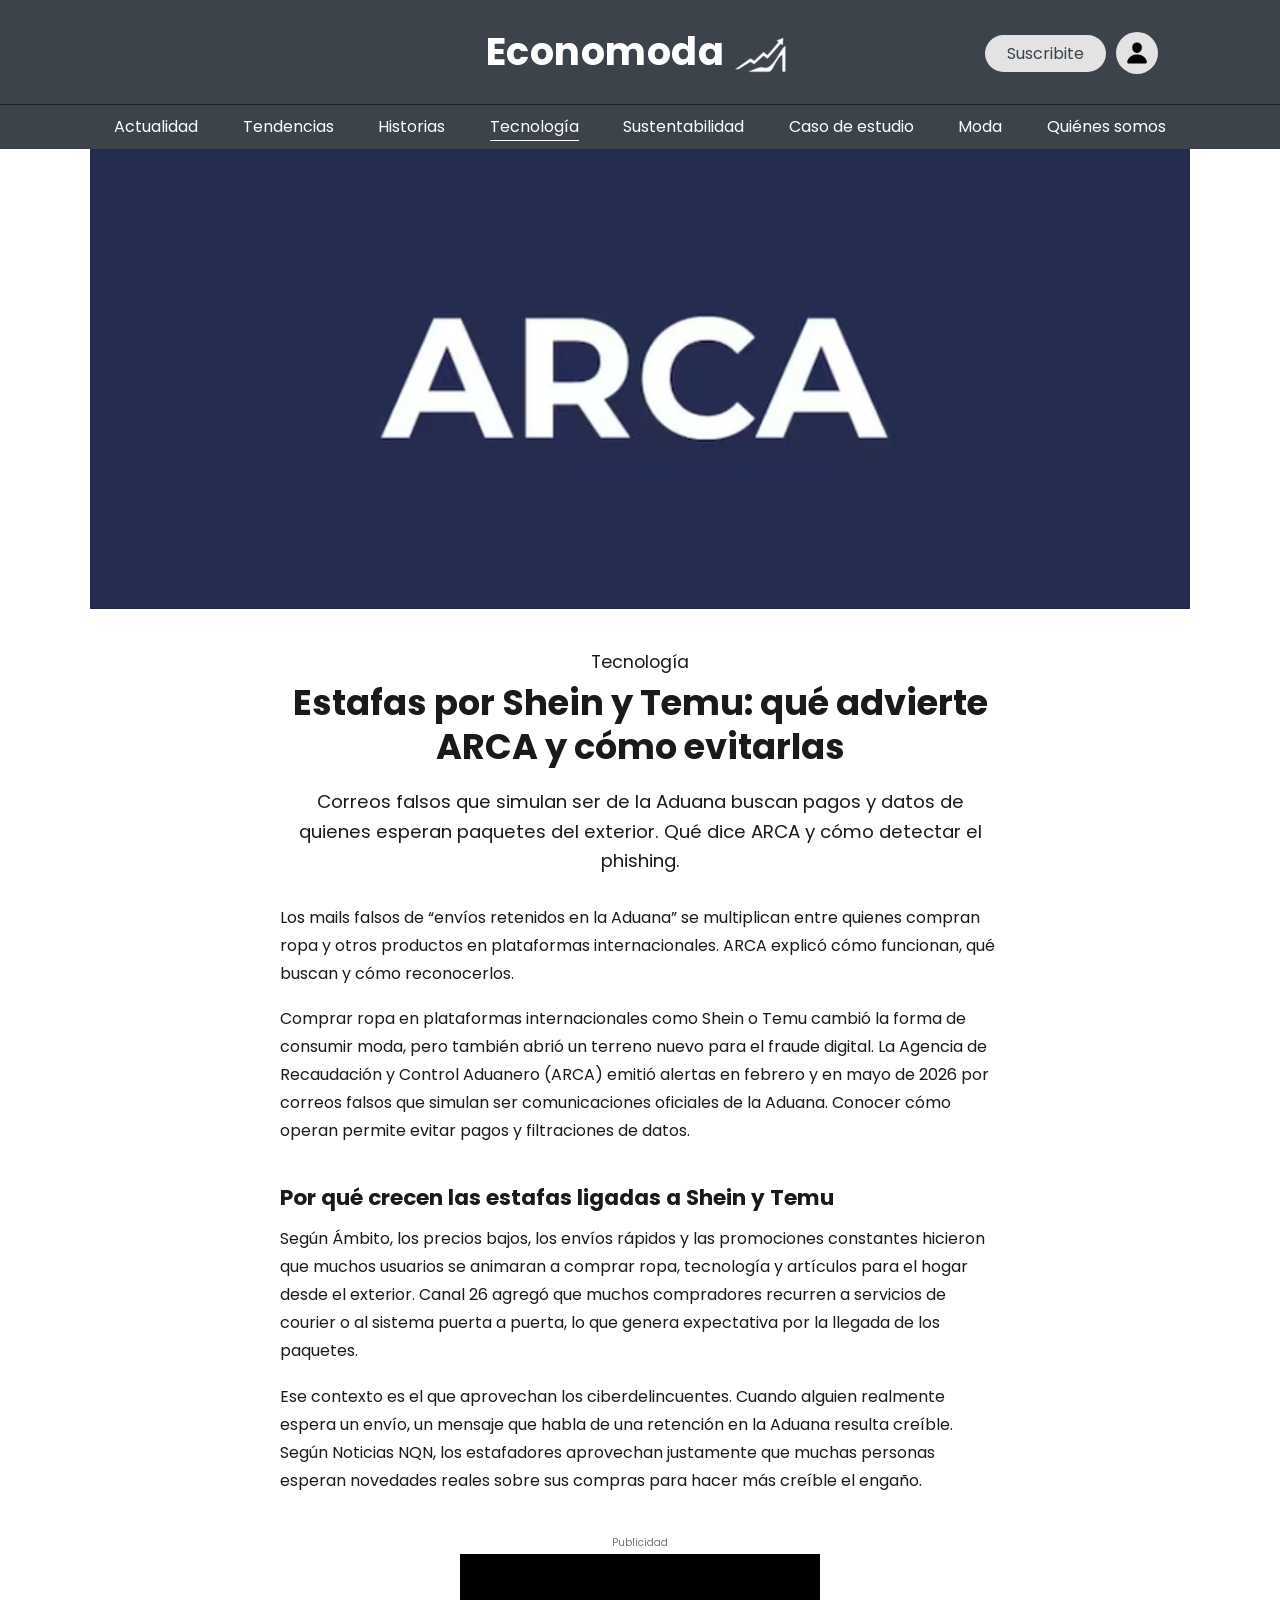
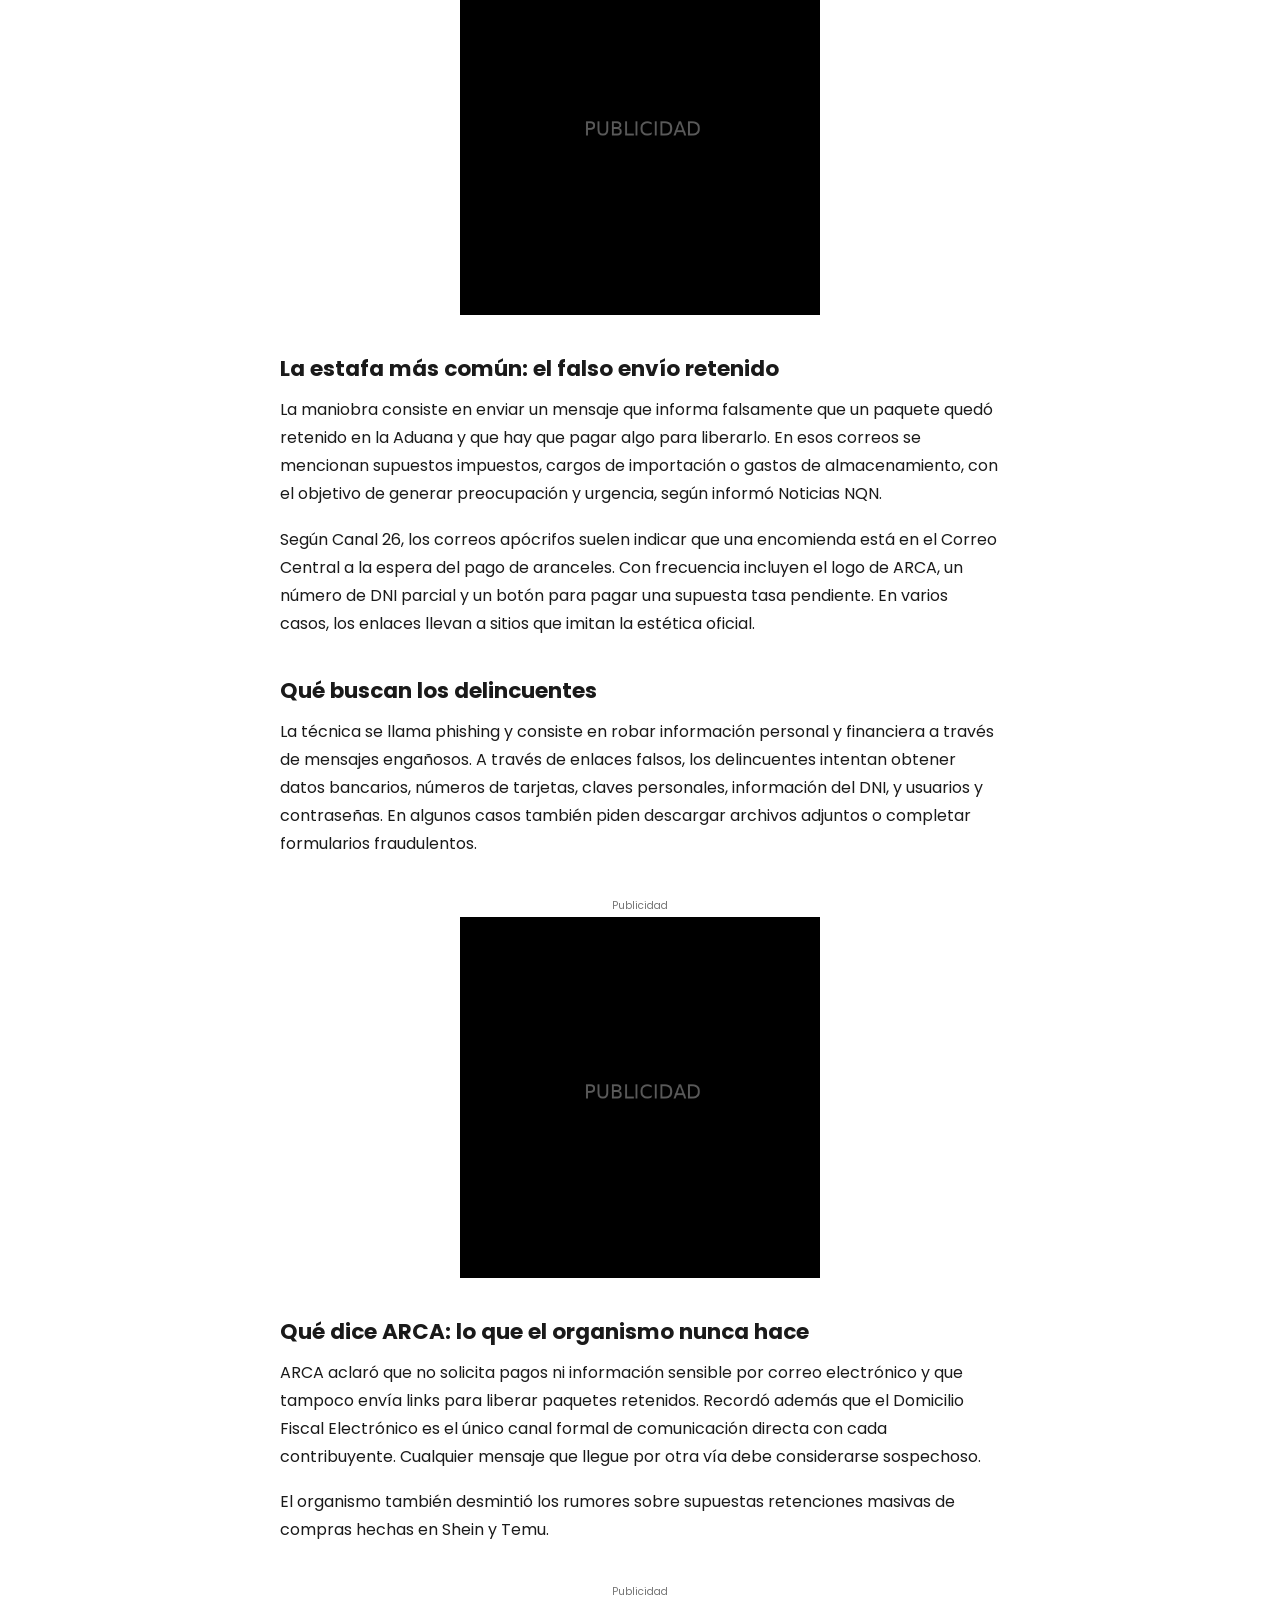
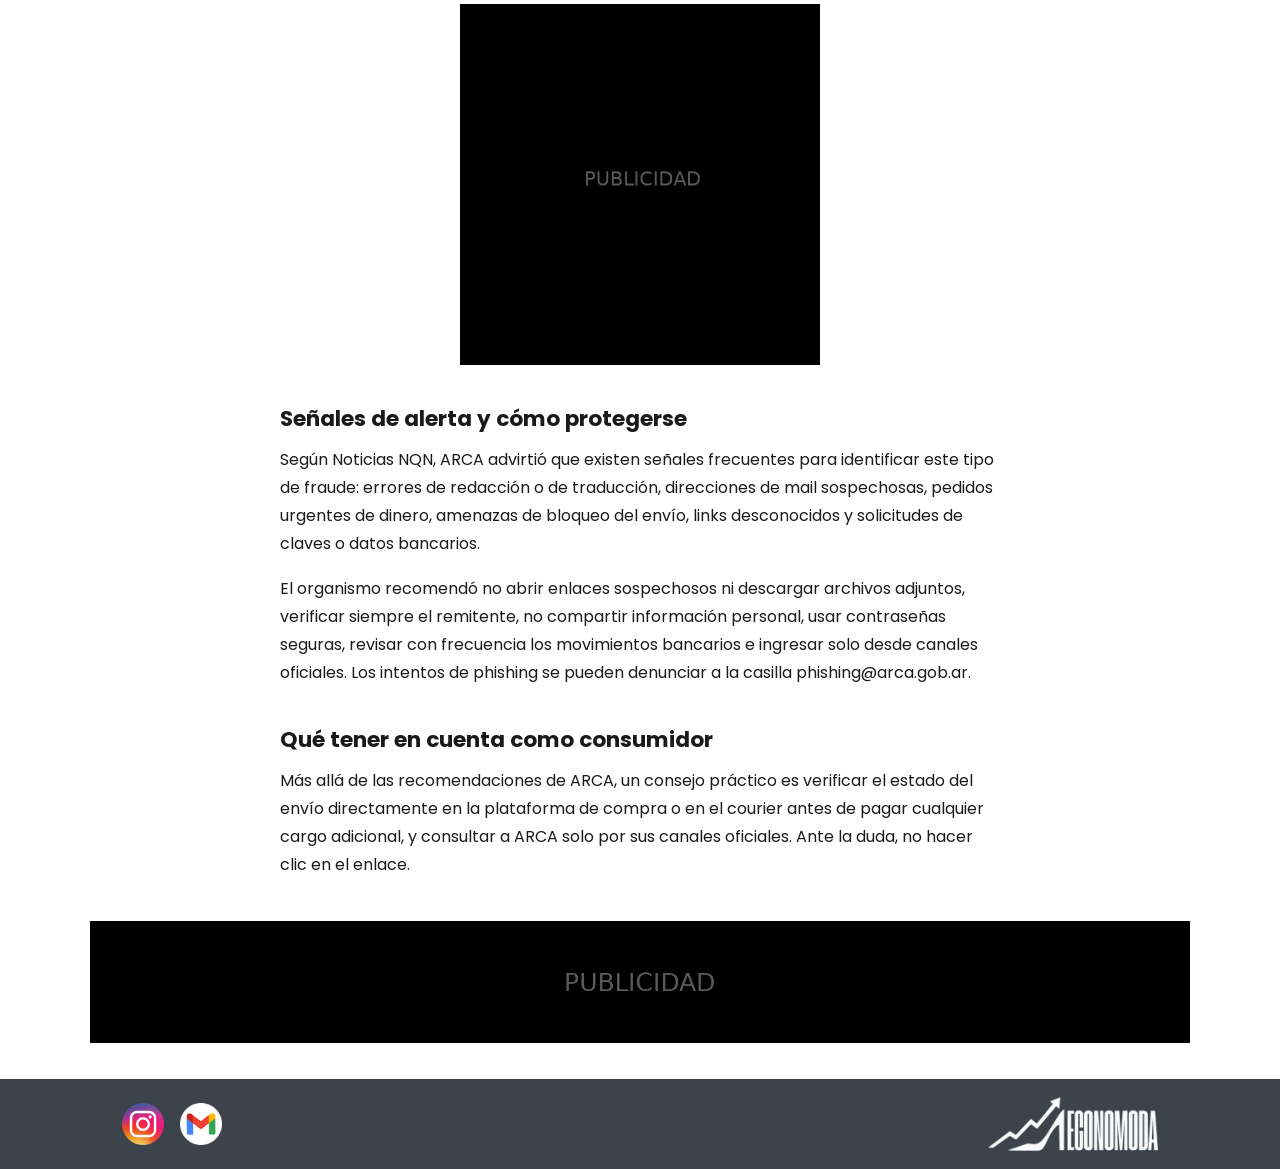
<file: tecnologia/estafas-por-shein-y-temu-oct-2026/index.html>
<!DOCTYPE html>
<html lang="es">
<head>
  <!-- ============================================================
       CONFIGURACIÓN BÁSICA DE LA PÁGINA
       ============================================================ -->
  <meta charset="UTF-8">
  <!-- Este meta es CLAVE para que la versión mobile se vea bien -->
  <meta name="viewport" content="width=device-width, initial-scale=1.0">
  <title>Estafas por Shein y Temu: qué advierte ARCA y cómo evitarlas | Economoda</title>
  <meta name="description" content="Correos falsos que simulan ser de la Aduana buscan pagos y datos de quienes esperan paquetes del exterior. Qué dice ARCA y cómo detectar el phishing.">

  <!-- Tipografía Poppins (Google Fonts): 400 regular, 600 semibold, 700 bold -->
  <link rel="preconnect" href="https://fonts.googleapis.com">
  <link rel="preconnect" href="https://fonts.gstatic.com" crossorigin>
  <link href="https://fonts.googleapis.com/css2?family=Poppins:wght@400;600;700&display=swap" rel="stylesheet">

  <!-- Hoja de estilos -->
  <link rel="stylesheet" href="../../css/styles.css">
  
  <link rel="icon" type="image/png" href="../../img/logo-tab.png">
  
</head>
<body>

  <!-- Contenedor general: en desktop se centra y limita el ancho -->
  <div class="pagina">

    <!-- ============================================================
         1. HEADER (logo + botón Suscribite + ícono de usuario)
         ============================================================ -->
    <header class="header">
      <!-- Logo: texto "Economoda" + ícono del logo -->
      <a href="../../index.html" class="logo" aria-label="Economoda, ir al inicio">
        <span class="logo__texto">Economoda</span>
        <img class="logo__icono" src="../../img/logo-grande-blanco.png" alt="">
      </a>

      <!-- Acciones de la derecha: suscripción y perfil -->
      <div class="header__acciones">
        <button class="boton-suscribite" type="button" data-abrir-modal>Suscribite</button>
        <button class="boton-usuario" type="button" aria-label="Mi cuenta" data-abrir-login>
          <img src="../../img/persona.png" alt="">
        </button>
      </div>
    </header>

    <!-- ============================================================
         2. NAVEGACIÓN (menú de secciones)
         En mobile se desplaza horizontalmente; en desktop se reparte.
         La sección activa de cada página viene marcada en su HTML.
         ============================================================ -->
    <nav class="menu" aria-label="Secciones">
      <ul class="menu__lista">
        <li><a href="../../index.html" class="menu__link">Actualidad</a></li>
        <li><a href="../../tendencias/index.html" class="menu__link">Tendencias</a></li>
        <li><a href="../../historias/index.html" class="menu__link">Historias</a></li>
        <li><a href="../../tecnologia/index.html" class="menu__link menu__link--activo">Tecnología</a></li>
        <li><a href="../../sustentabilidad/index.html" class="menu__link">Sustentabilidad</a></li>
        <li><a href="../../casos-de-estudio/index.html" class="menu__link">Caso de estudio</a></li>
        <li><a href="../../moda/index.html" class="menu__link">Moda</a></li>
        <li><a href="../../quienes-somos/index.html" class="menu__link">Quiénes somos</a></li>
      </ul>
    </nav>

    <!-- ============================================================
         3. CONTENIDO PRINCIPAL: NOTA
         Orden: foto, sección + título + bajada, desarrollo de la nota
         (con la publicidad cuadrada en el medio) y, al final, el banner rectangular.
         La bajada y los párrafos NO tienen límite de renglones.
         ============================================================ -->
    <main class="contenido contenido--nota">
      <article class="articulo">

        <!-- ---------- 3.1 FOTO ----------
             Mobile: versión recortada (casi cuadrada). Tablet y desktop: versión ancha. -->
        <picture class="articulo__foto">
          <source media="(min-width: 768px)" srcset="../../img/nota4-articulo-pc.jpg">
          <img src="../../img/nota4-articulo-mobile.jpg" alt="Logo de ARCA">
        </picture>

        <!-- ---------- 3.2 CABECERA: sección, título y bajada ---------- -->
        <header class="articulo__cabecera">
          <span class="articulo__seccion">Tecnología</span>
          <h1 class="articulo__titulo">Estafas por Shein y Temu: qué advierte ARCA y cómo evitarlas</h1>
          <p class="articulo__bajada">Correos falsos que simulan ser de la Aduana buscan pagos y datos de quienes esperan paquetes del exterior. Qué dice ARCA y cómo detectar el phishing.</p>
        </header>

        <!-- ---------- 3.3 DESARROLLO DE LA NOTA ---------- -->
        <div class="articulo__cuerpo">
          <p>Los mails falsos de “envíos retenidos en la Aduana” se multiplican entre quienes compran ropa y otros productos en plataformas internacionales. ARCA explicó cómo funcionan, qué buscan y cómo reconocerlos.</p>
          <p>Comprar ropa en plataformas internacionales como Shein o Temu cambió la forma de consumir moda, pero también abrió un terreno nuevo para el fraude digital. La Agencia de Recaudación y Control Aduanero (ARCA) emitió alertas en febrero y en mayo de 2026 por correos falsos que simulan ser comunicaciones oficiales de la Aduana. Conocer cómo operan permite evitar pagos y filtraciones de datos.</p>

          <h2>Por qué crecen las estafas ligadas a Shein y Temu</h2>
          <p>Según Ámbito, los precios bajos, los envíos rápidos y las promociones constantes hicieron que muchos usuarios se animaran a comprar ropa, tecnología y artículos para el hogar desde el exterior. Canal 26 agregó que muchos compradores recurren a servicios de courier o al sistema puerta a puerta, lo que genera expectativa por la llegada de los paquetes.</p>
          <p>Ese contexto es el que aprovechan los ciberdelincuentes. Cuando alguien realmente espera un envío, un mensaje que habla de una retención en la Aduana resulta creíble. Según Noticias NQN, los estafadores aprovechan justamente que muchas personas esperan novedades reales sobre sus compras para hacer más creíble el engaño.</p>

          <!-- PUBLICIDAD CUADRADA (antes de "La estafa más común: el falso envío retenido") -->
          <aside class="publicidad publicidad--nota" aria-label="Publicidad">
            <span class="publicidad__etiqueta">Publicidad</span>
            <img src="../../img/publicidad1.png" alt="Publicidad: BAFWEEK, Buenos Aires Fashion Week">
          </aside>

          <h2>La estafa más común: el falso envío retenido</h2>
          <p>La maniobra consiste en enviar un mensaje que informa falsamente que un paquete quedó retenido en la Aduana y que hay que pagar algo para liberarlo. En esos correos se mencionan supuestos impuestos, cargos de importación o gastos de almacenamiento, con el objetivo de generar preocupación y urgencia, según informó Noticias NQN.</p>
          <p>Según Canal 26, los correos apócrifos suelen indicar que una encomienda está en el Correo Central a la espera del pago de aranceles. Con frecuencia incluyen el logo de ARCA, un número de DNI parcial y un botón para pagar una supuesta tasa pendiente. En varios casos, los enlaces llevan a sitios que imitan la estética oficial.</p>

          <h2>Qué buscan los delincuentes</h2>
          <p>La técnica se llama phishing y consiste en robar información personal y financiera a través de mensajes engañosos. A través de enlaces falsos, los delincuentes intentan obtener datos bancarios, números de tarjetas, claves personales, información del DNI, y usuarios y contraseñas. En algunos casos también piden descargar archivos adjuntos o completar formularios fraudulentos.</p>

          <!-- PUBLICIDAD CUADRADA (antes de "Qué dice ARCA: lo que el organismo nunca hace") -->
          <aside class="publicidad publicidad--nota" aria-label="Publicidad">
            <span class="publicidad__etiqueta">Publicidad</span>
            <img src="../../img/publicidad1.png" alt="Publicidad: BAFWEEK, Buenos Aires Fashion Week">
          </aside>

          <h2>Qué dice ARCA: lo que el organismo nunca hace</h2>
          <p>ARCA aclaró que no solicita pagos ni información sensible por correo electrónico y que tampoco envía links para liberar paquetes retenidos. Recordó además que el Domicilio Fiscal Electrónico es el único canal formal de comunicación directa con cada contribuyente. Cualquier mensaje que llegue por otra vía debe considerarse sospechoso.</p>
          <p>El organismo también desmintió los rumores sobre supuestas retenciones masivas de compras hechas en Shein y Temu.</p>

          <!-- PUBLICIDAD CUADRADA (antes de "Señales de alerta y cómo protegerse") -->
          <aside class="publicidad publicidad--nota" aria-label="Publicidad">
            <span class="publicidad__etiqueta">Publicidad</span>
            <img src="../../img/publicidad1.png" alt="Publicidad: BAFWEEK, Buenos Aires Fashion Week">
          </aside>

          <h2>Señales de alerta y cómo protegerse</h2>
          <p>Según Noticias NQN, ARCA advirtió que existen señales frecuentes para identificar este tipo de fraude: errores de redacción o de traducción, direcciones de mail sospechosas, pedidos urgentes de dinero, amenazas de bloqueo del envío, links desconocidos y solicitudes de claves o datos bancarios.</p>
          <p>El organismo recomendó no abrir enlaces sospechosos ni descargar archivos adjuntos, verificar siempre el remitente, no compartir información personal, usar contraseñas seguras, revisar con frecuencia los movimientos bancarios e ingresar solo desde canales oficiales. Los intentos de phishing se pueden denunciar a la casilla phishing@arca.gob.ar.</p>

          <h2>Qué tener en cuenta como consumidor</h2>
          <p>Más allá de las recomendaciones de ARCA, un consejo práctico es verificar el estado del envío directamente en la plataforma de compra o en el courier antes de pagar cualquier cargo adicional, y consultar a ARCA solo por sus canales oficiales. Ante la duda, no hacer clic en el enlace.</p>
        </div>
      </article>

      <!-- ---------- 3.4 BANNER RECTANGULAR (va al final de la nota) ---------- -->
      <aside class="banner" aria-label="Publicidad">
        <picture>
          <!-- Desktop/tablet (768px o más): banner horizontal -->
          <source media="(min-width: 768px)" srcset="../../img/publicidad-banner-desktop.png">
          <!-- Mobile: banner más alto -->
          <img src="../../img/publicidad-banner-mobile.png" alt="Espacio publicitario">
        </picture>
      </aside>
    </main>

    <!-- ============================================================
         5. FOOTER (redes sociales a la izquierda + logo a la derecha)
         ============================================================ -->
    <footer class="footer">
      <!-- Redes sociales -->
      <ul class="footer__redes">
        <li>
          <a href="https://www.instagram.com/economoda__/" class="footer__red" aria-label="Instagram de Economoda" target="_blank" rel="noopener noreferrer">
            <img src="../../img/logo-instagram.png" alt="Instagram">
          </a>
        </li>
        <li>
          <a href="mailto:economodaaa@gmail.com" class="footer__red" aria-label="Enviar un correo a Economoda">
            <img src="../../img/logo-x.png" alt="Gmail">
          </a>
        </li>
      </ul>

      <!-- Logo de Economoda (versión blanca) -->
      <img class="footer__logo" src="../../img/logo-footer.png" alt="Economoda">
    </footer>
  </div>

  <!-- ============================================================
       6. VENTANA (MODAL) DE SUSCRIPCIÓN
       Se abre con "Suscribite", con el ícono de usuario
       o al tocar una nota "Solo suscriptores".
       ============================================================ -->
  <div class="modal" id="modal" hidden>
    <div class="modal__caja" role="dialog" aria-modal="true" aria-labelledby="modal-titulo">
      <button class="modal__cerrar" type="button" aria-label="Cerrar" data-cerrar-modal>&times;</button>
      <img class="modal__logo" src="../../img/logo-largo-negro.png" alt="Economoda">
      <h2 id="modal-titulo" class="modal__titulo">Suscribite a Economoda</h2>
      <p class="modal__texto">Accedé a todas las notas exclusivas para suscriptores.</p>
      <button class="modal__boton" type="button" data-cerrar-modal>Quiero suscribirme</button>
    </div>
  </div>

  <!-- ============================================================
       7. VENTANA (MODAL) DE LOGIN
       Se abre con el ícono de usuario del header.
       Se cierra con la X, tocando afuera o con la tecla Escape.
       ============================================================ -->
  <div class="modal" id="modal-login" hidden>
    <div class="modal__caja modal__caja--login" role="dialog" aria-modal="true" aria-labelledby="login-titulo">
      <!-- Botón X para cerrar -->
      <button class="modal__cerrar" type="button" aria-label="Cerrar" data-cerrar-modal>&times;</button>

      <!-- Logo (ícono blanco) -->
      <img class="login__logo" src="../../img/logo-grande-blanco.png" alt="Economoda">

      <!-- Formulario de ingreso -->
      <form class="login__form" id="form-login" novalidate>
        <p id="login-titulo" class="login__texto">Para continuar, ingresá con tu cuenta</p>

        <!-- Campo de correo -->
        <label class="login__label" for="login-correo">Correo electrónico</label>
        <input class="login__input" type="email" id="login-correo" name="correo"
               placeholder="correo electrónico*" autocomplete="email" required>

        <!-- Mensaje de error (lo muestra el JS si el correo no es válido) -->
        <p class="login__error" id="login-error" hidden>Ingresá un correo electrónico válido.</p>

        <!-- Botón continuar -->
        <button class="login__boton" type="submit">Continuar</button>

        <!-- Link a registro -->
        <p class="login__registro">¿No tenés una cuenta? <a href="#" data-registro>Registrate</a></p>
      </form>
    </div>
  </div>

  <!-- Lógica de la página -->
  <script src="../../js/main.js"></script>
</body>
</html>
</file>
<file: css/styles.css>
/* ==========================================================
   ECONOMODA - HOJA DE ESTILOS
   Enfoque MOBILE FIRST: los estilos base son para celular y
   luego se agregan @media (min-width) para tablet y desktop.
   ========================================================== */


/* ==========================================================
   1. VARIABLES (colores, tipografía, medidas)
   Cambiando acá se actualiza toda la página.
   ========================================================== */
:root {
  --color-principal: #3c434a;   /* azul oscuro de la marca */
  --color-texto: #1a1a1a;
  --color-fondo: #ffffff;
  --color-gris-fondo: #e6e6e6;  /* fondo exterior (alrededor de la página) */
  --color-linea: #3c434a;

  --fuente: "Poppins", sans-serif;
  --peso-regular: 400;
  --peso-semibold: 600;
  --peso-bold: 700;

  --espacio: 16px;              /* margen lateral en mobile */

  /* Ancho máximo de lo que se ve "adentro" (textos, fotos, menú, botones).
     Los fondos (header, menú, contenido y footer) ocupan todo el ancho de la pantalla. */
  --ancho-max: 1100px;

  /* Espacio extra a cada lado cuando la pantalla es más ancha que --ancho-max.
     En pantallas chicas vale 0 (no hace nada), por eso no afecta a tablet ni celular.
     Se suma al padding que ya tenía cada sección para que el contenido quede centrado. */
  --margen-extra: max(0px, calc((100% - var(--ancho-max)) / 2));
}


/* ==========================================================
   2. RESET Y ESTILOS GENERALES
   ========================================================== */
*,
*::before,
*::after {
  box-sizing: border-box;
  margin: 0;
  padding: 0;
}

body {
  font-family: var(--fuente);
  font-weight: var(--peso-regular);   /* texto normal en regular */
  color: var(--color-texto);
  background: var(--color-gris-fondo);
  line-height: 1.5;
}

a {
  color: inherit;
  text-decoration: none;
}

ul {
  list-style: none;
}

img {
  display: block;
  max-width: 100%;
}

button {
  font-family: inherit;
  cursor: pointer;
}

/* Los títulos van en bold */
h1, h2, h3 {
  font-weight: var(--peso-bold);
}

/* Contenedor general de la página
   Ya no tiene max-width: ocupa todo el ancho de la pantalla, así el fondo
   de header, menú, contenido y footer se estira de lado a lado.
   Lo que se ve adentro se centra con --margen-extra (ver cada sección). */
.pagina {
  display: flex;               /* columna: permite que el footer quede siempre abajo */
  flex-direction: column;
  background: var(--color-fondo);
  min-height: 100vh;
}

.contenido {
  flex: 1;                     /* el contenido ocupa el espacio libre y empuja el footer */
  /* Centra todo lo que hay adentro (portada, notas, banner, quiénes somos) en --ancho-max.
     El fondo blanco sigue ocupando todo el ancho. */
  padding-inline: var(--margen-extra);
}

/* Elementos que solo se ven en desktop (en mobile se ocultan) */
.solo-desktop {
  display: none;
}


/* ==========================================================
   3. HEADER (logo + suscribite + usuario)
   ========================================================== */
.header {
  display: flex;
  align-items: center;
  justify-content: space-between;
  padding: 18px var(--espacio);
  background: var(--color-principal);
  color: #fff;
}

/* Logo */
.logo {
  display: flex;
  align-items: center;
  gap: 6px;
}

.logo__texto {
  font-size: 1.6rem;
  font-weight: var(--peso-bold);
  letter-spacing: 0.5px;
}

.logo__icono {
  width: 34px;
  height: 34px;
  object-fit: contain;
  padding: 2px;
}

/* Contenedor de botones de la derecha */
.header__acciones {
  display: flex;
  align-items: center;
  gap: 14px;
}

/* Botón "Suscribite" (pastilla gris clara) */
.boton-suscribite {
  background: #e3e3e3;
  color: var(--color-principal);
  border: none;
  border-radius: 20px;
  padding: 3px 14px;
  font-size: 0.8rem;
  font-weight: var(--peso-regular);
  transition: background 0.2s;
}

.boton-suscribite:hover {
  background: #fff;
}

/* Botón de usuario / iniciar sesión: círculo gris claro (igual que "Suscribite") */
.boton-usuario {
  display: flex;
  align-items: center;
  justify-content: center;
  width: 30px;
  height: 30px;
  padding: 6px;                /* deja aire entre el círculo y el ícono */
  border: none;
  border-radius: 50%;          /* lo vuelve circular */
  background: #e3e3e3;
  transition: background 0.2s;
}

/* Al pasar el mouse se vuelve blanco, como "Suscribite" */
.boton-usuario:hover {
  background: #fff;
}

.boton-usuario img {
  width: 100%;
  height: 100%;
}


/* ==========================================================
   4. MENÚ DE NAVEGACIÓN
   En mobile: una sola fila con scroll horizontal.
   ========================================================== */
.menu {
  background: var(--color-principal);
  border-top: 1px solid #1d2125;
  overflow-x: auto;
  -webkit-overflow-scrolling: touch;
  scrollbar-width: none;           /* oculta la barra de scroll en Firefox */
}

.menu::-webkit-scrollbar {
  display: none;                   /* oculta la barra de scroll en Chrome/Safari */
}

.menu__lista {
  display: flex;
  gap: 18px;
  padding: 8px var(--espacio);
  width: max-content;              /* permite que la lista sea más ancha que la pantalla */
  min-width: 100%;
}

.menu__link {
  color: #fff;
  font-size: 0.8rem;
  font-weight: var(--peso-regular);
  white-space: nowrap;
  padding-bottom: 2px;
  border-bottom: 1px solid transparent;
  transition: border-color 0.2s;
}

.menu__link:hover {
  border-color: rgba(255, 255, 255, 0.6);
}

/* Sección activa: subrayada */
.menu__link--activo {
  border-color: #fff;
}


/* ==========================================================
   5. NOTA PRINCIPAL (PORTADA)
   Mobile: el texto va SOBRE la foto.
   ========================================================== */
.portada__enlace {
  position: relative;
  display: block;
}

.portada__foto {
  width: 100%;
  height: 330px;
  object-fit: cover;
  object-position: center top;
}

/* Texto sobre la foto (degradé oscuro abajo para que se lea) */
.portada__texto {
  position: absolute;
  inset: auto 0 0 0;
  padding: 70px var(--espacio) 26px;
  text-align: center;
  color: #fff;
  background: linear-gradient(to top, rgba(0, 0, 0, 0.65), transparent);
}

/* Nombre de la sección: regular */
.portada__seccion {
  display: block;
  font-size: 0.9rem;
  font-weight: var(--peso-regular);
  margin-bottom: 6px;
}

/* Título de la nota principal sobre la foto: SEMIBOLD */
.portada__titulo {
  font-size: 1.35rem;
  font-weight: var(--peso-semibold);
  line-height: 1.3;
}

/* El párrafo de la portada solo se muestra en desktop */
.portada .parrafo {
  display: none;
}


/* ==========================================================
   6. PÁRRAFO Y BAJADA (límite de líneas)
   ========================================================== */

/* Bajada: máximo 3 líneas (el resto se corta con "...") */
.bajada {
  font-size: 0.72rem;
  line-height: 1.5;
  display: -webkit-box;
  -webkit-line-clamp: 3;
  line-clamp: 3;
  -webkit-box-orient: vertical;
  overflow: hidden;
}

/* Párrafo: máximo 4 líneas */
.parrafo {
  font-size: 0.85rem;
  line-height: 1.6;
  display: -webkit-box;
  -webkit-line-clamp: 4;
  line-clamp: 4;
  -webkit-box-orient: vertical;
  overflow: hidden;
}


/* ==========================================================
   7. LISTA DE NOTAS
   Cada nota usa grid para ordenar: sección, título, foto, bajada.
   ========================================================== */
.notas {
  padding: 0 var(--espacio) 24px;
}

.nota {
  padding: 18px 0;
  border-bottom: 1px solid var(--color-linea);
}

.nota:last-of-type {
  border-bottom: none;
}

/* Mobile:
   sección (arriba, centrada)
   título  (centrado)
   foto + bajada (en una fila)
   etiqueta premium (a la derecha) */
.nota__enlace {
  display: grid;
  grid-template-columns: 72px 1fr;
  grid-template-areas:
    "seccion seccion"
    "titulo  titulo"
    "foto    bajada"
    "premium premium";
  column-gap: 14px;
  align-items: center;
  text-align: center;
}

/* .nota__cuerpo no genera caja propia: sus hijos (foto y bajada)
   se acomodan directamente en la grilla de .nota__enlace */
.nota__cuerpo {
  display: contents;
}

.nota__seccion {
  grid-area: seccion;
  font-size: 0.85rem;
  font-weight: var(--peso-regular);   /* nombres de sección en regular */
  margin-bottom: 4px;
}

.nota__titulo {
  grid-area: titulo;
  font-size: 1rem;
  line-height: 1.3;
  margin-bottom: 10px;
}

.nota__foto {
  grid-area: foto;
  width: 72px;
  height: 72px;
  object-fit: cover;
}

.nota .bajada {
  grid-area: bajada;
}

.nota__enlace:hover .nota__titulo {
  text-decoration: underline;
}

/* Etiqueta "Solo suscriptores" */
.etiqueta-premium {
  grid-area: premium;
  justify-self: end;
  display: flex;
  align-items: center;
  gap: 6px;
  margin-top: 8px;
  font-size: 0.75rem;
}

.etiqueta-premium img {
  width: 16px;
  height: 16px;
}


/* ==========================================================
   8. PUBLICIDAD
   ========================================================== */
.publicidad {
  margin: 10px auto 0;
  max-width: 300px;
  text-align: center;
}

.publicidad__etiqueta {
  display: block;
  font-size: 0.65rem;
  color: #777;
  margin-bottom: 4px;
}


/* ==========================================================
   8.a BANNER DE PUBLICIDAD
   Está dentro de .contenido, debajo de la portada y las notas.
   En desktop usa grid-column: 1 / -1 para ocupar las 2 columnas.
   ========================================================== */
.banner {
  grid-column: 1 / -1;          /* abarca todas las columnas de la grilla */
  padding: 8px var(--espacio) 28px;
}

.banner img {
  width: 100%;
  height: auto;
  display: block;               /* evita el pequeño hueco debajo de la imagen */
}


/* ==========================================================
   8.b FOOTER
   Mobile: redes a la izquierda y logo a la derecha, en una fila.
   ========================================================== */
.footer {
  display: flex;
  align-items: center;
  justify-content: space-between;
  padding: 14px var(--espacio);
  background: var(--color-principal);
}

.footer__redes {
  display: flex;
  align-items: center;
  gap: 12px;
}

/* Cada red es un botón con su imagen */
.footer__red {
  display: block;
  width: 34px;
  height: 34px;
  transition: transform 0.2s, opacity 0.2s;
}

.footer__red:hover {
  transform: scale(1.1);       /* se agranda un poco al pasar el mouse */
  opacity: 0.85;
}

.footer__red img {
  width: 100%;
  height: 100%;
  object-fit: contain;
}

.footer__logo {
  width: 120px;
}


/* ==========================================================
   9. MODAL DE SUSCRIPCIÓN
   Oculto por defecto (atributo hidden); el JS lo muestra.
   ========================================================== */
.modal {
  position: fixed;
  inset: 0;
  z-index: 100;
  display: flex;
  align-items: center;
  justify-content: center;
  padding: var(--espacio);
  background: rgba(0, 0, 0, 0.6);
}

.modal[hidden] {
  display: none;
}

.modal__caja {
  position: relative;
  width: 100%;
  max-width: 360px;
  padding: 32px 24px 28px;
  text-align: center;
  background: #fff;
  border-radius: 8px;
}

.modal__cerrar {
  position: absolute;
  top: 8px;
  right: 12px;
  border: none;
  background: none;
  font-size: 1.8rem;
  line-height: 1;
  color: var(--color-principal);
}

.modal__logo {
  width: 180px;
  margin: 0 auto 12px;
}

.modal__titulo {
  font-size: 1.1rem;
  margin-bottom: 6px;
}

.modal__texto {
  font-size: 0.85rem;
  margin-bottom: 18px;
}

.modal__boton {
  border: none;
  border-radius: 20px;
  padding: 10px 24px;
  background: var(--color-principal);
  color: #fff;
  font-size: 0.85rem;
}


/* ==========================================================
   9.b MODAL DE LOGIN (variante del modal, fondo azul oscuro)
   Reutiliza .modal y .modal__cerrar; solo cambia la caja.
   ========================================================== */
.modal__caja--login {
  max-width: 400px;
  min-height: 480px;
  padding: 56px 32px 40px;
  background: var(--color-principal);
  color: #d0d3d6;
  text-align: left;
  border-radius: 24;
}

/* La X en blanco para que se vea sobre el fondo oscuro */
.modal__caja--login .modal__cerrar {
  color: #fff;
}

/* Logo centrado arriba */
.login__logo {
  width: 130px;
  margin: 0 auto 56px;
}

.login__texto {
  font-size: 0.9rem;
  font-weight: var(--peso-regular);
  margin-bottom: 18px;
  color: #ffffff;
}

/* El label solo lo leen los lectores de pantalla (el placeholder cumple su función visual) */
.login__label {
  position: absolute;
  width: 1px;
  height: 1px;
  overflow: hidden;
  clip: rect(0 0 0 0);
  border-radius: 10px;
}

/* Campo de correo: transparente con borde gris claro */
.login__input {
  width: 100%;
  padding: 12px 16px;
  font-family: var(--fuente);
  font-size: 0.85rem;
  color: #fff;
  background: transparent;
  border: 1px solid #a9adb1;
  border-radius: 10px;
}

.login__input::placeholder {
  color: #c4c7ca;
}

.login__input:focus {
  outline: 2px solid #fff;
  outline-offset: 2px;
}

.login__error {
  margin-top: 8px;
  font-size: 0.75rem;
  color: #ffb4b4;
}

/* Botón "Continuar": gris claro, texto negro en bold */
.login__boton {
  width: 100%;
  margin-top: 18px;
  padding: 10px;
  font-family: var(--fuente);
  font-size: 1.2rem;
  font-weight: var(--peso-bold);
  color: #000;
  background: #d9d9d9;
  border: none;
  border-radius: 15px;
  transition: background 0.2s;
}

.login__boton:hover {
  background: #fff;
}

.login__registro {
  margin-top: 14px;
  font-size: 0.8rem;
  color: #fff;
}

.login__registro a {
  text-decoration: underline;
}


/* ==========================================================
   10. TABLET Y DESKTOP (a partir de 768px)
   Se redefinen solo las cosas que cambian respecto de mobile.
   ========================================================== */
@media (min-width: 768px) {

  .solo-desktop {
    display: block;
  }

  /* ----- Header: logo centrado, botones a la derecha ----- */
  .header {
    position: relative;
    justify-content: center;
    padding: 20px calc(32px + var(--margen-extra));   /* el logo queda centrado igual */
  }

  .logo__texto {
    font-size: 2.4rem;
  }

  .logo__icono {
    width: 64px;
    height: 64px;
  }
  
  .boton-suscribite {
	font-size: 1rem;        /* tamaño del texto (en mobile es 0.8rem) */
	padding: 6px 22px;      /* alto y ancho de la pastilla */
   }

   .boton-usuario {
	width: 42px;            /* tamaño del círculo (en mobile es 30px) */
	height: 42px;
	padding: 9px;           /* aire entre el círculo y el ícono */
   }

  .header__acciones {
    position: absolute;
    right: calc(32px + var(--margen-extra));   /* los botones siguen al borde del contenido centrado */
    top: 32px;
	gap: 10px;              /* separación entre los dos botones */
  }

  /* ----- Menú: todas las secciones repartidas en la fila ----- */
  .menu__lista {
    justify-content: space-between;
    width: 100%;
    padding: 10px calc(24px + var(--margen-extra));   /* las secciones quedan en la zona centrada */
  }

  .menu__link {
    font-size: 1rem;
  }

  /* Portada: el texto pasa DEBAJO de la foto, sin superponerse */
  .portada__foto {
    height: 420px;
  }

  .portada__texto {
    position: static;
    padding: 28px 32px;
    color: var(--color-texto);
    background: none;
  }

  .portada__seccion {
    font-size: 1.1rem;
  }

  .portada__titulo {
    font-size: 2rem;
	margin-top: 10px;
    margin-bottom: 0px;
  }

/*  .portada__titulo:hover {
	text-decoration: underline;
  } */
  
  .portada__enlace:hover .portada__titulo {
    text-decoration: underline;
  }
  
  /* El párrafo (máx. 4 líneas) aparece en desktop */
  .portada .parrafo {
    display: -webkit-box;
    max-width: 520px;
    margin: 0 auto;
  }

  /* Notas: foto grande a la izquierda y texto a la derecha */
  .notas {
    padding: 0 32px 0px;
    max-width: 560px;      /* en tablet las notas no se estiran de más */
    margin: 0 auto;
  }


  #nota3 {
	padding-bottom: 0px; 
  }
  
  
  .nota {
    padding: 24px 0;
  }

  .nota__enlace {
    grid-template-columns: 140px 1fr;
    grid-template-areas:
      "foto seccion"
      "foto titulo"
      "foto bajada"
      "foto premium";
    column-gap: 28px;
    align-content: center;
  }

  .nota__foto {
    width: 140px;
    height: 140px;
  }

  .nota__seccion {
    align-self: end;
    font-size: 0.9rem;
  }

  .nota__titulo {
    font-size: 1.1rem;
    margin-bottom: 8px;
    align-self: start;
  }

  .bajada {
    font-size: 0.75rem;
  }

  .etiqueta-premium {
    align-self: start;
  }
}


/* ==========================================================
   11. DESKTOP GRANDE (a partir de 1000px)
   Portada a la izquierda y notas a la derecha (2 columnas).
   Entre 768px y 999px queda en 1 columna (portada arriba, notas abajo).
   ========================================================== */
@media (min-width: 1000px) {
  .contenido {
    display: grid;
    grid-template-columns: 1.15fr 1fr;
    align-items: start;
  }
  


  .notas {
    max-width: none;
    margin: 0;
  }
}


/* ==========================================================
   12. FOOTER EN TABLET Y DESKTOP (a partir de 768px)
   ========================================================== */
@media (min-width: 768px) {
  .banner {
    padding: 12px 60px 20px;    /* más aire a los costados en desktop */
  }

  .footer {
    padding: 18px calc(32px + var(--margen-extra));   /* redes y logo quedan en la zona centrada */
  }

  .footer__red {
    width: 42px;
    height: 42px;
  }

  .footer__redes {
    gap: 16px;
  }

  .footer__logo {
    width: 170px;
  }
}


/* ==========================================================
   13. PÁGINA "QUIÉNES SOMOS"
   Bloques de texto centrados: título, misión y visión.
   Mobile first: lo de abajo es mobile; en desktop se agranda.
   ========================================================== */

/* En desktop .contenido es una grilla de 2 columnas (home);
   acá necesitamos una sola columna, por eso se pisa con display: block */
.contenido.contenido--institucional {
  display: block;
}

.institucional {
  max-width: 680px;
  margin: 0 auto;
  padding: 36px var(--espacio) 48px;
  text-align: center;
}

.institucional__bloque + .institucional__bloque {
  margin-top: 36px;             /* separación entre Quiénes somos, Misión y Visión */
}

/* Títulos en bold */
.institucional__titulo,
.institucional__subtitulo {
  font-weight: var(--peso-bold);
  line-height: 1.3;
  margin-bottom: 16px;
}

.institucional__titulo {
  font-size: 1.4rem;
}

.institucional__subtitulo {
  font-size: 1.25rem;
}

/* Texto normal en regular */
.institucional__texto {
  font-size: 0.9rem;
  font-weight: var(--peso-regular);
  line-height: 1.7;
}

/* Tablet y desktop */
@media (min-width: 768px) {
  .institucional {
    padding: 56px 32px 72px;
  }

  .institucional__bloque + .institucional__bloque {
    margin-top: 48px;
  }

  .institucional__titulo {
    font-size: 1.8rem;
  }

  .institucional__subtitulo {
    font-size: 1.5rem;
  }

  .institucional__texto {
    font-size: 1rem;
  }
  
}

/*sacar recuadro celeste de los botones*/
a,
 button {
  -webkit-tap-highlight-color: transparent;
}


/* Ocultar el ícono del logo en pantallas pequeñas */
@media (max-width: 375px) {
  .logo__icono {
    display: none;
  }
}


/* ==========================================================
   14. PÁGINAS DE SECCIÓN (Moda, Sustentabilidad, etc.)
   Todas usan el mismo esquema: listado de notas (contenido--listado).
   - Mobile: una columna; la primera nota (nota--destacada) es grande,
     con la sección y el título sobre la foto.
   - Tablet: una columna con notas normales.
   - Desktop (1000px o más): grilla de 2 columnas, foto a la izquierda.
   ========================================================== */

/* ----- Mobile (base) ----- */

/* Abajo, antes del footer. Arriba no hay espacio: la nota destacada va pegada al menú */
.notas--listado {
  padding-top: 0;
  padding-bottom: 24px;
}

/* NOTA DESTACADA (solo mobile, hasta 767px)
   La foto ocupa todo el ancho y la sección + el título se apilan sobre ella.
   Se logra con una grilla donde la foto abarca todas las filas y el texto
   se ubica en las filas de abajo. */
@media (max-width: 767px) {
  .nota--destacada {
    margin-inline: calc(-1 * var(--espacio));   /* sale del margen lateral: foto de borde a borde */
    padding: 0;
    border-bottom: none;
  }

  .nota--destacada .nota__enlace {
    grid-template-columns: 1fr;
    grid-template-rows: 1fr auto auto auto;     /* aire | sección | título | etiqueta */
    grid-template-areas: none;
    column-gap: 0;
    color: #fff;
  }

  /* Foto: ocupa todas las filas */
  .nota--destacada .nota__foto {
    grid-area: 1 / 1 / 5 / 2;
    width: 100%;
    height: 330px;
    object-fit: cover;
    object-position: center 20%;
  }

  /* Degradé oscuro para que el texto se lea (pseudo-elemento sobre la foto) */
  .nota--destacada .nota__enlace::before {
    content: "";
    grid-area: 1 / 1 / 5 / 2;
	align-self: stretch; 
    background: linear-gradient(to top, rgba(0, 0, 0, 0.7), transparent 70%);
    z-index: 1;
  }

  /* Sección (regular) y título (semibold), sobre la foto */
  .nota--destacada .nota__seccion {
    grid-area: 2 / 1 / 3 / 2;
    z-index: 2;
    margin: 0 0 6px;
    font-size: 0.9rem;
  }

  .nota--destacada .nota__titulo {
    grid-area: 3 / 1 / 4 / 2;
    z-index: 2;
    margin: 0;
    padding: 0 var(--espacio) 20px;
    font-size: 1.35rem;
    font-weight: var(--peso-semibold);
    line-height: 1.3;
  }

  /* La bajada no se muestra en la nota destacada mobile */
  .nota--destacada .bajada {
    display: none;
  }

  /* Si es "Solo suscriptores": etiqueta en blanco abajo a la derecha de la foto */
  .nota--destacada .etiqueta-premium {
    grid-area: 4 / 1 / 5 / 2;
    z-index: 2;
    margin: 0;
    padding: 0 var(--espacio) 12px;
  }

  .nota--destacada .etiqueta-premium img {
    filter: invert(1);                /* estrella negra -> blanca */
  }

  .nota--destacada .nota__enlace:hover .nota__titulo {
    text-decoration: none;
  }
}

/* ----- Tablet y desktop (desde 768px) ----- */
@media (min-width: 768px) {
  .notas--listado {
    padding-top: 16px;
    padding-bottom: 40px;
  }
}

/* ----- Desktop grande (desde 1000px) ----- */
@media (min-width: 1000px) {

  /* .contenido deja de ser grilla y la grilla pasa a ser la lista de notas */
  .contenido.contenido--listado {
    display: block;
  }

  .notas.notas--listado {
    display: grid;
    grid-template-columns: 1fr 1fr;   /* 2 columnas de notas */
    column-gap: 64px;
    max-width: none;
    margin: 0;
    padding: 16px 32px 40px;
  }

  /* Foto más grande a la izquierda de cada nota */
  .notas--listado .nota__enlace {
    grid-template-columns: 160px 1fr;
  }

  .notas--listado .nota__foto {
    width: 160px;
    height: 160px;
  }

  /* Sin línea en las notas de la última fila */
  .notas--listado .nota:last-child,
  .notas--listado .nota:nth-last-child(2):nth-child(odd) {
    border-bottom: none;
  }
}


/* ==========================================================
   15. PÁGINA DE NOTA (artículo)
   Orden: foto, sección + título + bajada, desarrollo, publicidad.
   Mobile first: lo de abajo es mobile; en desktop se agranda.
   La bajada y los párrafos NO tienen límite de renglones.
   ========================================================== */

/* .contenido es una grilla de 2 columnas en desktop (home); acá es una sola columna */
.contenido.contenido--nota {
  display: block;
}

/* En mobile la nota tiene su propio margen lateral (.contenido no lo trae) */
.articulo {
  padding-inline: var(--espacio);
}

/* ----- Foto ----- */
.articulo__foto {
  display: block;
  margin-inline: calc(-1 * var(--espacio));   /* mobile: la foto ocupa todo el ancho, de borde a borde */
}

.articulo__foto img {
  width: 100%;
  height: auto;
  display: block;
}

/* ----- Cabecera: sección, título y bajada ----- */
.articulo__cabecera {
  padding: 24px 0 8px;
  text-align: center;
}

.articulo__seccion {
  display: block;
  font-size: 0.9rem;
  font-weight: var(--peso-regular);   /* nombre de la sección en regular */
  margin-bottom: 6px;
}

.articulo__titulo {
  font-size: 1.5rem;
  font-weight: var(--peso-bold);      /* título en bold */
  line-height: 1.25;
  margin-bottom: 14px;
}

.articulo__bajada {
  font-size: 1rem;
  font-weight: var(--peso-regular);
  line-height: 1.6;
}

/* ----- Desarrollo de la nota ----- */
.articulo__cuerpo {
  padding-top: 16px;
}

.articulo__cuerpo p {
  font-size: 0.95rem;
  line-height: 1.75;
  margin-bottom: 1.1em;
}

/* Subtítulos dentro de la nota: bold */
.articulo__cuerpo h2 {
  font-size: 1.15rem;
  font-weight: var(--peso-bold);
  line-height: 1.3;
  margin: 1.8em 0 0.6em;
}

/* Publicidad cuadrada en el medio de la nota */
.publicidad--nota {
  margin: 32px auto;
  max-width: 320px;
}

.publicidad--nota img {
  width: 100%;
  height: auto;
}

/* Banner rectangular al final (usa .banner de la sección 8.a):
   le damos aire arriba y abajo, y sin el padding lateral de la home porque ya está dentro del margen de la nota */
.contenido--nota .banner {
  padding-top: 16px;
}

/* ----- Tablet y desktop (desde 768px) ----- */
@media (min-width: 768px) {

  /* La foto pasa a ser un bloque del ancho de la página (igual que la home) con alto controlado */
  .articulo {
    padding-inline: 0;
  }

  .articulo__foto {
    margin-inline: 0;
  }

  .articulo__foto img {
    height: 460px;
    object-fit: cover;
  }

  /* Cabecera y texto en una columna angosta y centrada: se lee mejor */
  .articulo__cabecera,
  .articulo__cuerpo {
    max-width: 720px;
    margin-inline: auto;
  }

  .articulo__cabecera {
    padding: 40px 0 12px;
  }

  .articulo__seccion {
    font-size: 1.1rem;
  }

  .articulo__titulo {
    font-size: 2.2rem;
    margin-bottom: 18px;
  }

  .articulo__bajada {
    font-size: 1.15rem;
  }

  .articulo__cuerpo p {
    font-size: 1rem;
  }

  .articulo__cuerpo h2 {
    font-size: 1.35rem;
  }

  .publicidad--nota {
    max-width: 360px;
    margin: 40px auto;
  }

  .contenido--nota .banner {
    padding: 24px 0 36px;
  }
}
</file>
